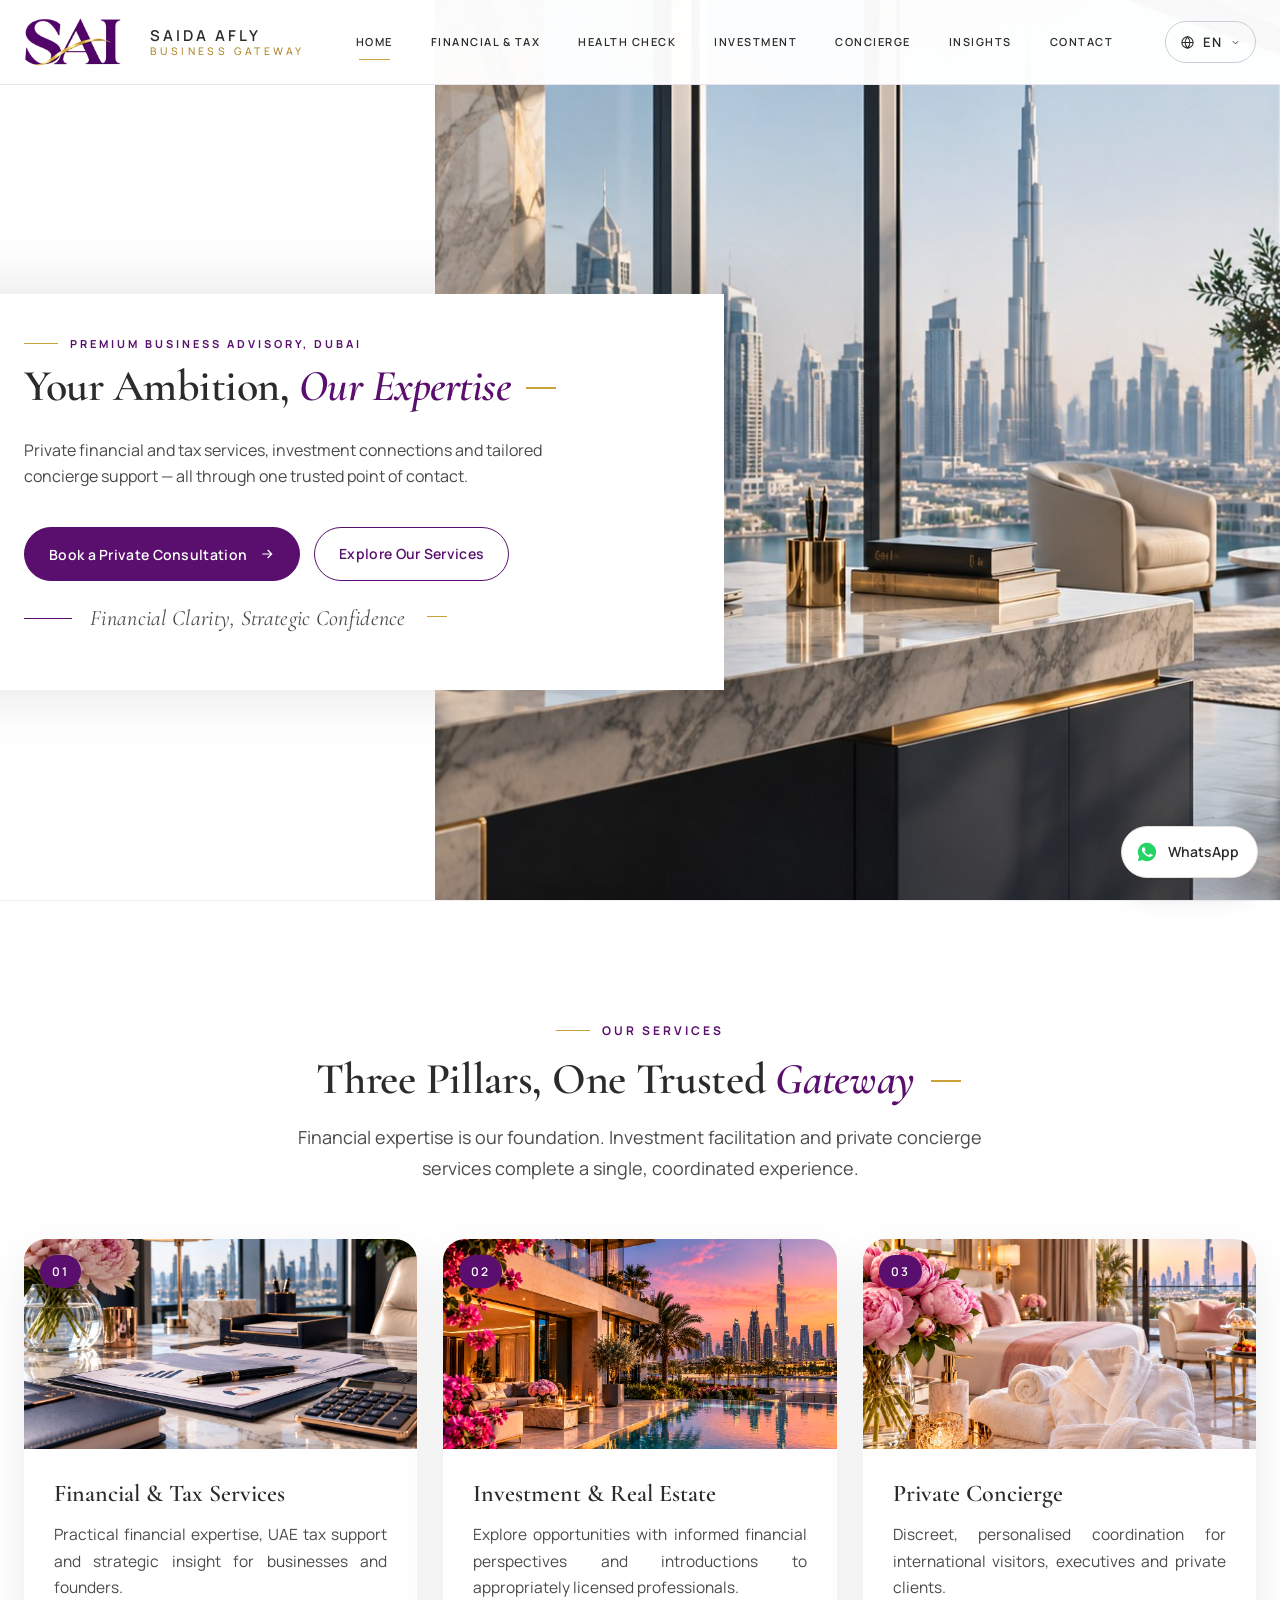
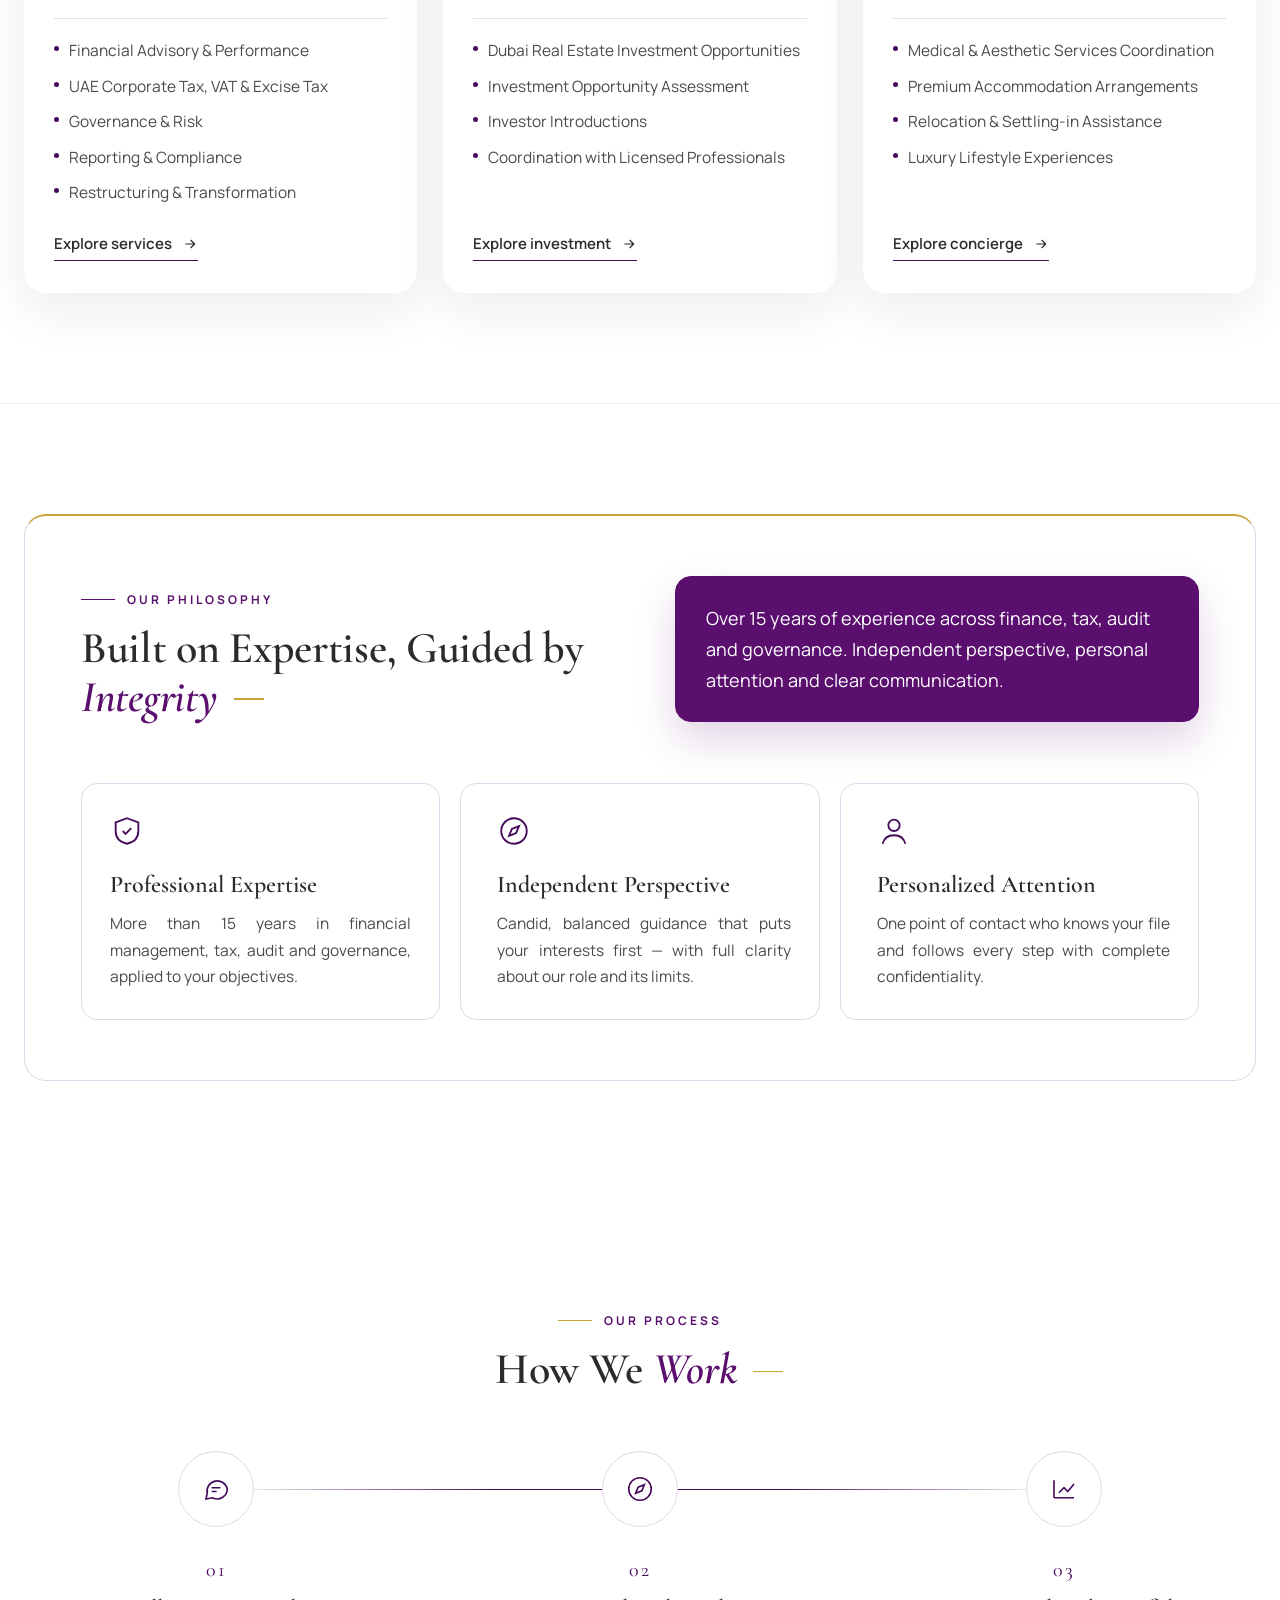
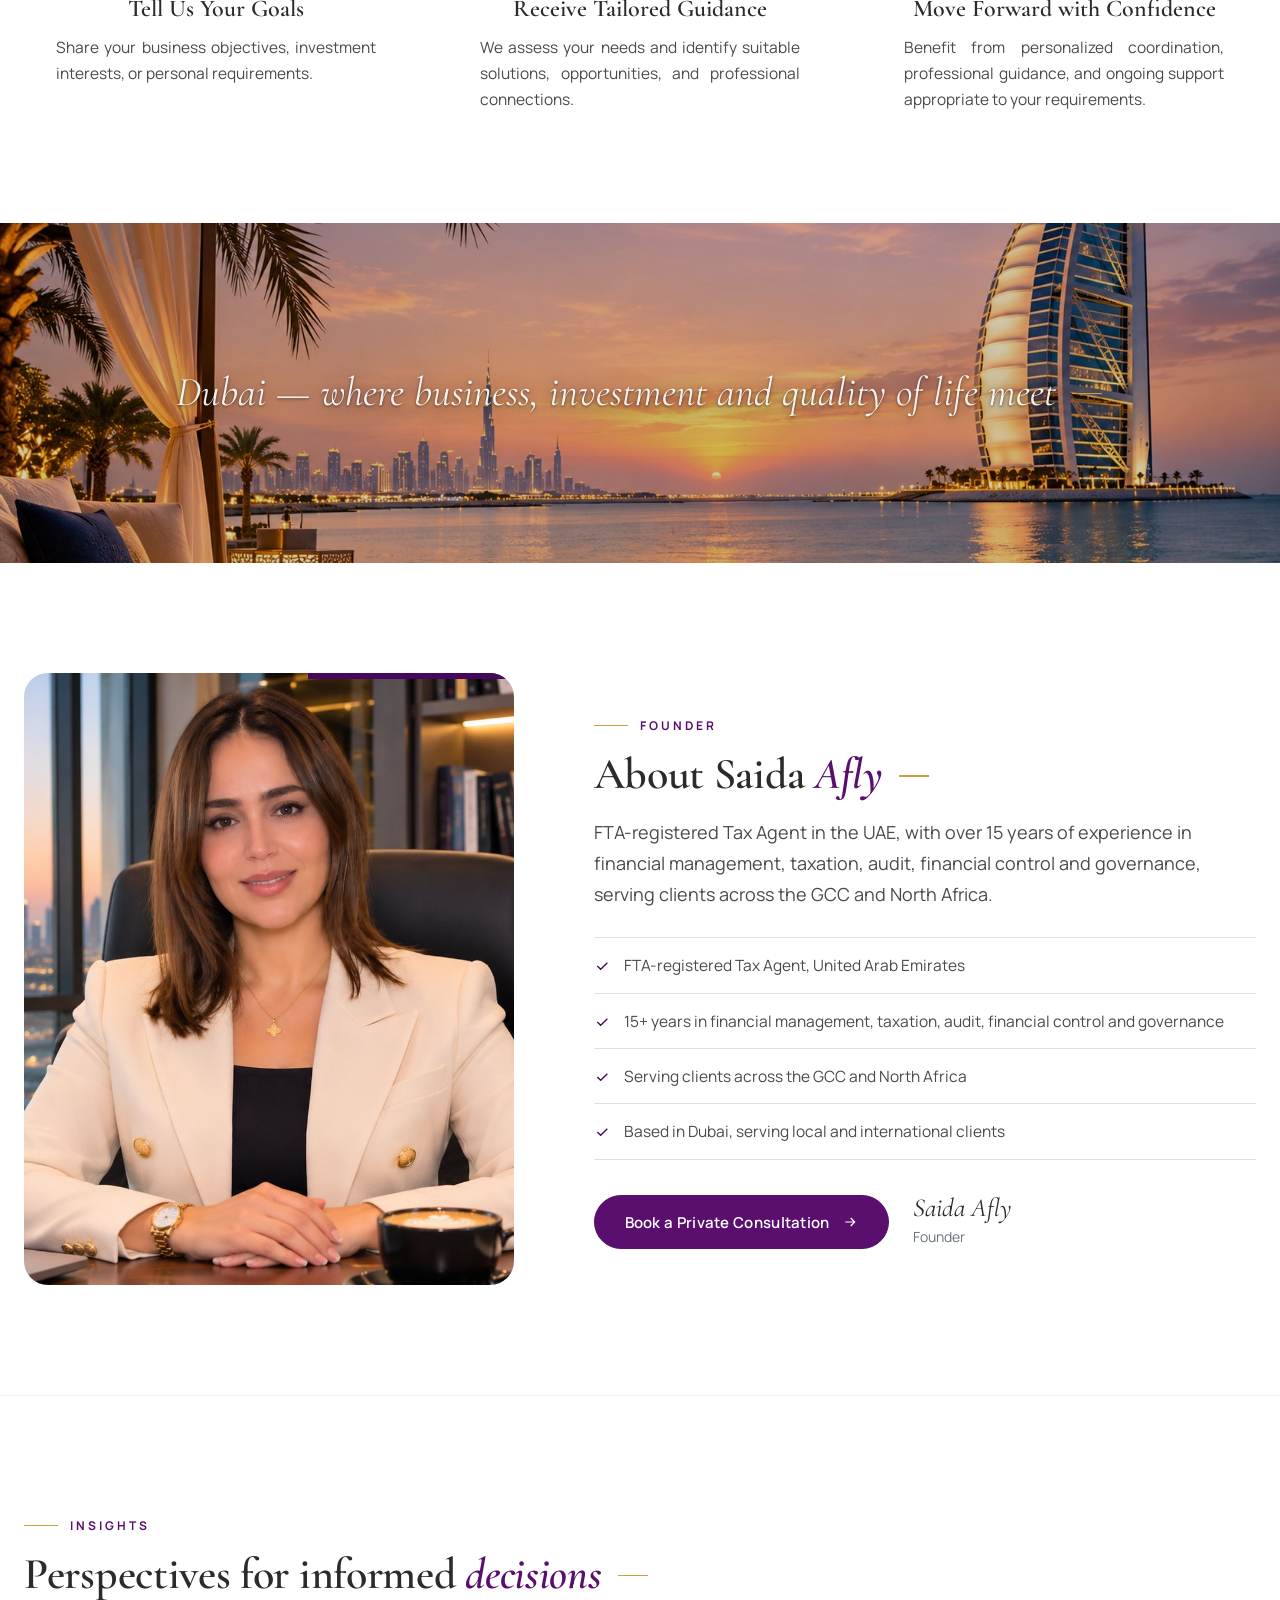
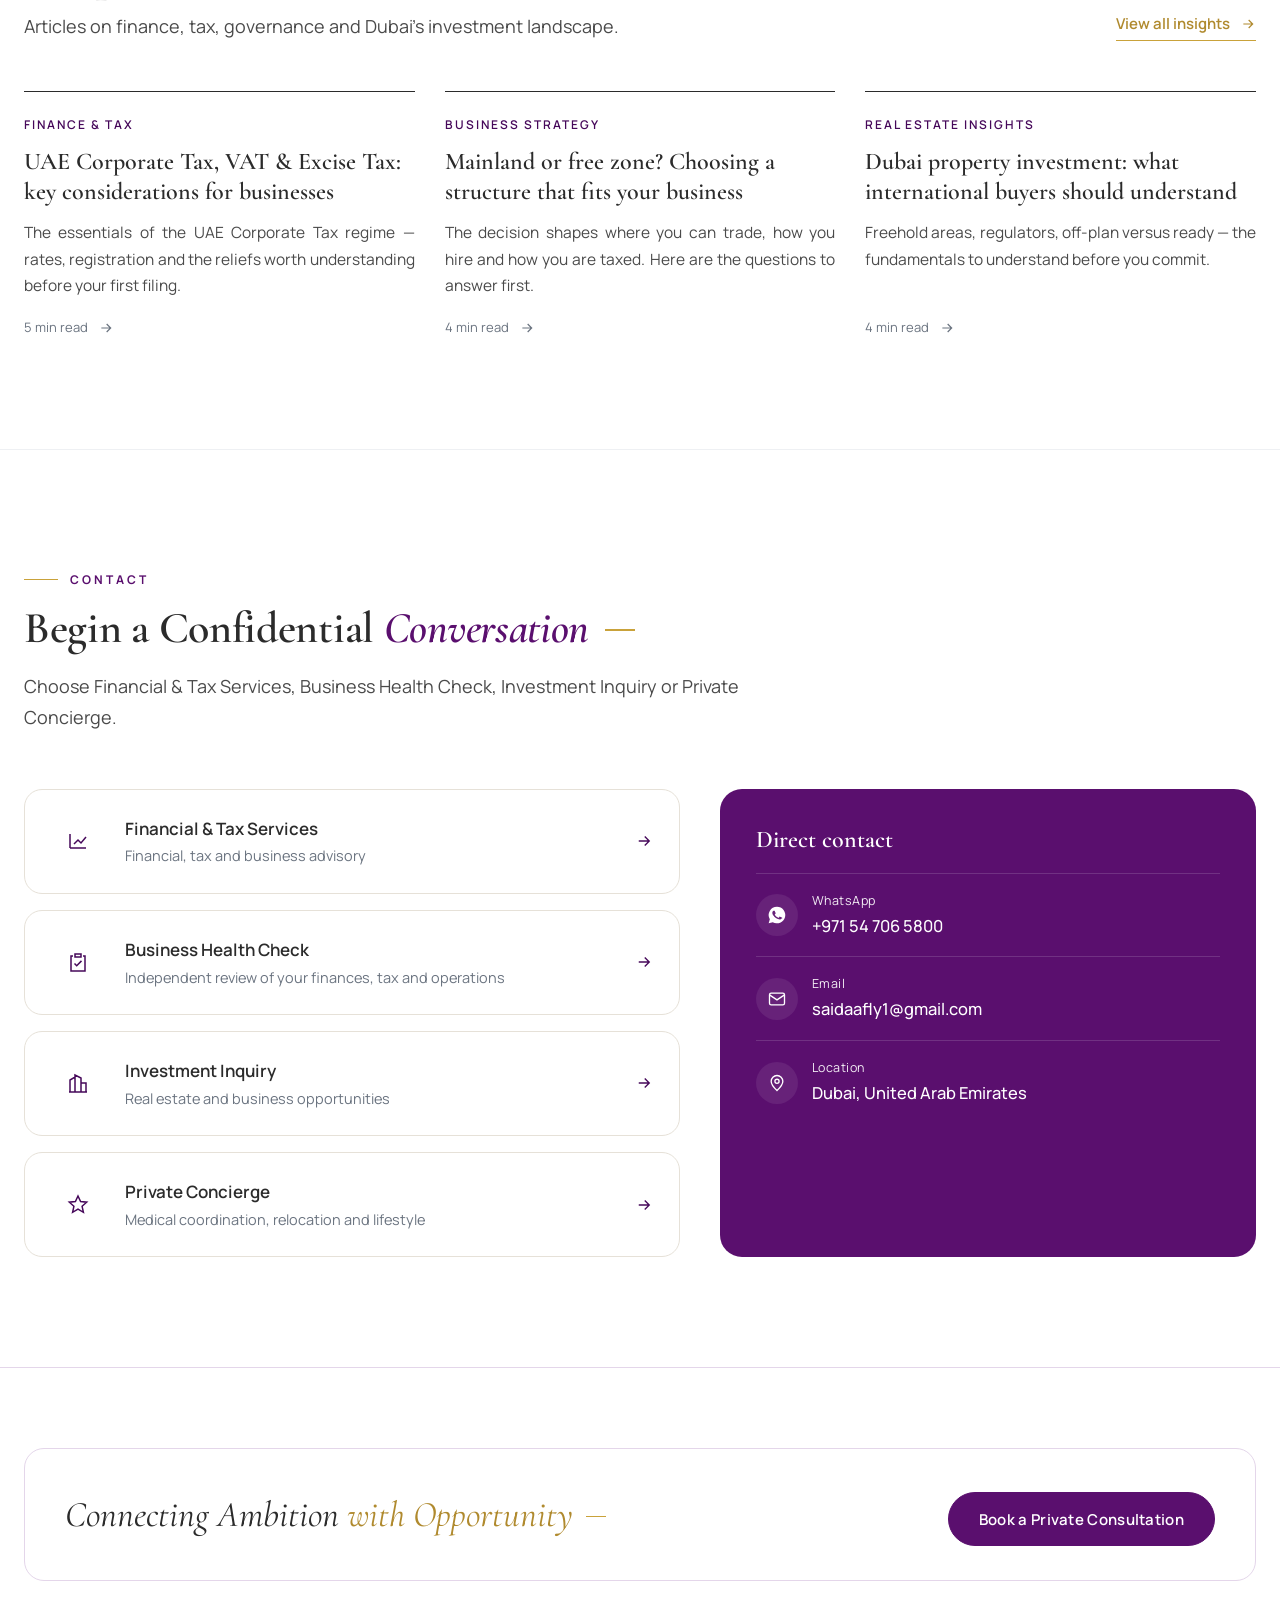
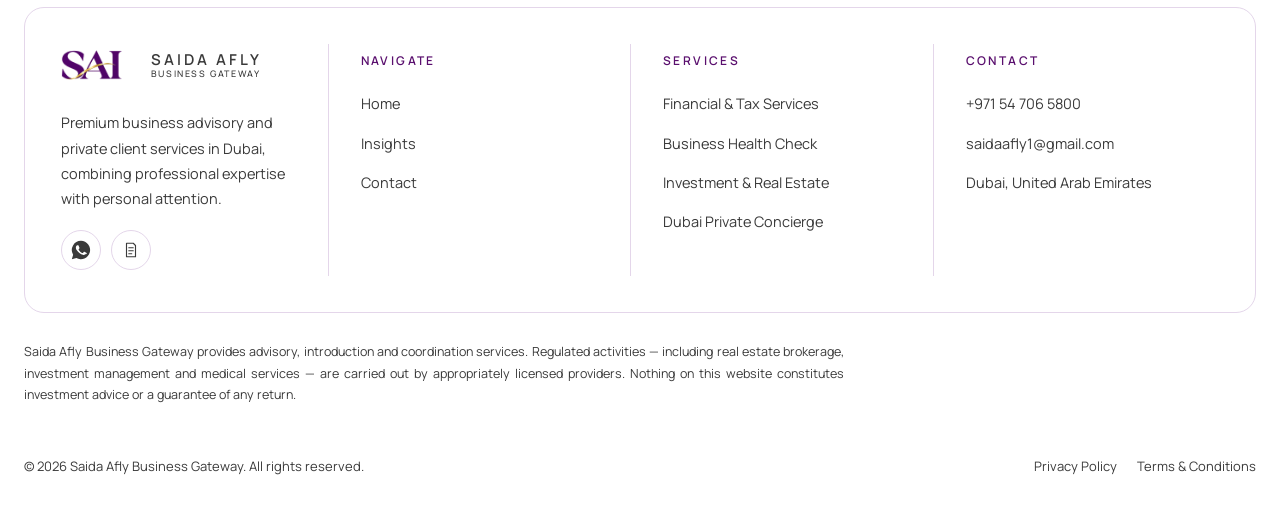
<file: index.html>
<!DOCTYPE html>
<html lang="en" dir="ltr">
<head>
<meta charset="utf-8">
<meta name="viewport" content="width=device-width, initial-scale=1">
<link rel="preconnect" href="https://fonts.googleapis.com">
<link rel="preconnect" href="https://fonts.gstatic.com" crossorigin>
<link href="https://fonts.googleapis.com/css2?family=Cormorant+Garamond:ital,wght@0,400;0,500;0,600;1,400;1,500;1,600&family=Manrope:wght@400;500;600;700&family=IBM+Plex+Sans+Arabic:wght@300;400;500;600&display=swap" rel="stylesheet">
<link rel="icon" type="image/png" href="img/favicon.png">
<link rel="apple-touch-icon" href="img/apple-touch-icon.png">
<link rel="stylesheet" href="assets/site.css">
<script src="assets/site.js" defer></script>
<title>Saida Afly | Business Gateway — Premium Business Advisory in Dubai</title>
<meta name="description" content="Financial and tax advisory, investment opportunities and private concierge services in Dubai. Your trusted gateway to business, investment and exceptional experiences.">
<meta property="og:title" content="Saida Afly | Business Gateway">
<meta property="og:description" content="Your Ambitions. Our Expertise. Dubai.">
</head>
<body data-page="home" data-title-ar="Saida Afly | Business Gateway — استشارات أعمال متميزة في دبي" data-title-sv="Saida Afly | Business Gateway — Exklusiv affärsrådgivning i Dubai" data-title-nl="Saida Afly | Business Gateway — Exclusief zakelijk advies in Dubai" data-title-fr="Saida Afly | Business Gateway — Conseil aux entreprises haut de gamme à Dubaï">

<!-- Static form definition so Netlify Forms detects the inquiry form at deploy time -->
<form name="inquiry" data-netlify="true" netlify-honeypot="bot-field" hidden>
  <input name="inquiry_type"><input name="name"><input name="email"><input name="phone"><input name="country"><input name="service"><textarea name="message"></textarea><input name="preferred_date"><input name="contact_method"><input name="consent"><input name="bot-field">
</form>

<main id="main">
<!-- HERO -->
<section class="hero" aria-labelledby="heroT">
  <img class="hero-img" data-img="hero" src="img/hero.jpg" alt="">
  <div class="wrap">
    <div class="hero-txt">
      <span class="eyebrow rv" style="color:var(--blush)" data-i="h_eye">Premium Business Advisory · Dubai</span>
      <h1 class="display rv d1" id="heroT"><span data-i="h_t1">Your Ambition.</span> <em data-i="h_t2">Our Expertise.</em></h1>
      <p class="lead rv d2" style="color:rgba(255,255,255,.85)" data-i="h_lead">Private financial and tax services, investment connections and tailored concierge support — all through one trusted point of contact.</p>
      <div class="cta rv d3">
        <button type="button" class="btn btn-blush" data-open="consultation"><span data-i="h_cta1">Book a Private Consultation</span><svg class="arr" width="16" height="16" viewBox="0 0 24 24" fill="none" stroke="currentColor" stroke-width="1.8" aria-hidden="true"><path d="M5 12h14M13 6l6 6-6 6"/></svg></button>
        <a href="#services" class="btn btn-ghost" data-i="h_cta2">Explore Our Services</a>
      </div>
      <p class="signature rv d3" data-i="h_sig">Financial Clarity. Strategic Confidence.</p>
    </div>
  </div>
</section>

<!-- PILLARS -->
<section class="sec ivory" id="services" aria-labelledby="pT">
  <div class="wrap">
    <div class="head center">
      <span class="eyebrow rv" data-i="p_eye">Our Services</span>
      <h2 class="h2 rv d1" id="pT" data-i="p_t">Three Pillars. One Trusted Gateway.</h2>
      <p class="lead rv d2" data-i="p_s">Financial expertise is our foundation. Investment facilitation and private concierge services complete a single, coordinated experience.</p>
    </div>
    <div class="pillars">
      <article class="pillar rv">
        <div class="ph"><img data-img="pillar1" src="img/c-finance.jpg" alt="" loading="lazy"><span class="num">01</span></div>
        <div class="bd"><h3 class="h3" data-i="p1_t">Financial &amp; Tax Services</h3>
          <p data-i="p1_d">Practical financial expertise, UAE tax support and strategic insight for businesses and founders.</p>
          <ul><li data-i="p1_l1">Financial Advisory &amp; Performance</li><li data-i="p1_l2">UAE Corporate Tax, VAT &amp; Excise Tax</li><li data-i="p1_l3">Governance &amp; Risk</li><li data-i="p1_l4">Reporting &amp; Compliance</li><li data-i="p1_l5">Restructuring &amp; Transformation</li></ul>
          <a class="link" href="advisory.html"><span data-i="p1_more">Explore services</span><svg class="arr" width="16" height="16" viewBox="0 0 24 24" fill="none" stroke="currentColor" stroke-width="1.8" aria-hidden="true"><path d="M5 12h14M13 6l6 6-6 6"/></svg></a></div>
      </article>
      <article class="pillar rv d1">
        <div class="ph"><img data-img="pillar2" src="img/c-invest.jpg" alt="" loading="lazy"><span class="num">02</span></div>
        <div class="bd"><h3 class="h3" data-i="p2_t">Investment & Real Estate</h3>
          <p data-i="p2_d">Explore opportunities with informed financial perspectives and introductions to appropriately licensed professionals.</p>
          <ul><li data-i="p2_l1">Dubai Real Estate Investment Opportunities</li><li data-i="p2_l2">Investment Opportunity Assessment</li><li data-i="p2_l3">Investor Introductions</li><li data-i="p2_l4">Coordination with Licensed Professionals</li></ul>
          <a class="link" href="investment.html"><span data-i="p2_more">Explore investment</span><svg class="arr" width="16" height="16" viewBox="0 0 24 24" fill="none" stroke="currentColor" stroke-width="1.8" aria-hidden="true"><path d="M5 12h14M13 6l6 6-6 6"/></svg></a></div>
      </article>
      <article class="pillar rv d2">
        <div class="ph"><img data-img="pillar3" src="img/c-wellness.jpg" alt="" loading="lazy"><span class="num">03</span></div>
        <div class="bd"><h3 class="h3" data-i="p3_t">Private Concierge</h3>
          <p data-i="p3_d">Discreet, personalised coordination for international visitors, executives and private clients.</p>
          <ul><li data-i="p3_l1">Medical & Aesthetic Services Coordination</li><li data-i="p3_l2">Premium Accommodation Arrangements</li><li data-i="p3_l3">Relocation & Settling-in Assistance</li><li data-i="p3_l4">Luxury Lifestyle Experiences</li></ul>
          <a class="link" href="concierge.html"><span data-i="p3_more">Explore concierge</span><svg class="arr" width="16" height="16" viewBox="0 0 24 24" fill="none" stroke="currentColor" stroke-width="1.8" aria-hidden="true"><path d="M5 12h14M13 6l6 6-6 6"/></svg></a></div>
      </article>
    </div>
  </div>
</section>

<!-- TRUST -->
<section class="sec dark" aria-labelledby="tT">
  <div class="wrap">
    <div class="trust-grid">
      <div><span class="eyebrow rv" data-i="t_eye">Our philosophy</span><h2 class="h2 rv d1" id="tT" style="margin-top:14px" data-i="t_t">Built on Expertise. Guided by Integrity.</h2></div>
      <p class="lead rv d2" style="margin:0" data-i="t_s">Over 15 years of experience across finance, tax, audit and governance. Independent perspective, personal attention and clear communication.</p>
    </div>
    <div class="values">
      <div class="value rv"><svg width="34" height="34" viewBox="0 0 24 24" fill="none" stroke="currentColor" stroke-width="1.3" aria-hidden="true"><path d="M12 3l8 3v6c0 5-3.5 8-8 9-4.5-1-8-4-8-9V6z"/><path d="M9 12l2 2 4-4"/></svg><h3 data-i="v1_t">Professional Expertise</h3><p data-i="v1_d">More than 15 years in financial management, tax, audit and governance, applied to your objectives.</p></div>
      <div class="value rv d1"><svg width="34" height="34" viewBox="0 0 24 24" fill="none" stroke="currentColor" stroke-width="1.3" aria-hidden="true"><circle cx="12" cy="12" r="9"/><path d="M15.5 8.5l-2 5-5 2 2-5z"/></svg><h3 data-i="v2_t">Independent Perspective</h3><p data-i="v2_d">Candid, balanced guidance that puts your interests first — with full clarity about our role and its limits.</p></div>
      <div class="value rv d2"><svg width="34" height="34" viewBox="0 0 24 24" fill="none" stroke="currentColor" stroke-width="1.3" aria-hidden="true"><circle cx="12" cy="8" r="4"/><path d="M4 21c1-4 4.2-6 8-6s7 2 8 6"/></svg><h3 data-i="v3_t">Personalized Attention</h3><p data-i="v3_d">One point of contact who knows your file and follows every step with complete confidentiality.</p></div>
    </div>
  </div>
</section>

<!-- HOW WE WORK -->
<section class="sec" aria-labelledby="wT">
  <div class="wrap">
    <div class="head center"><span class="eyebrow rv" data-i="w_eye">Our process</span><h2 class="h2 rv d1" id="wT" data-i="w_t">How We Work</h2></div>
    <div class="steps">
      <div class="step rv"><span class="ic"><svg width="30" height="30" viewBox="0 0 24 24" fill="none" stroke="currentColor" stroke-width="1.3" aria-hidden="true"><path d="M21 12a8 8 0 0 1-11.8 7L4 20l1-4.6A8 8 0 1 1 21 12z"/><path d="M8.5 11h7M8.5 14h4"/></svg></span><span class="n">01</span><h3 data-i="w1_t">Tell Us Your Goals</h3><p data-i="w1_d">Share your business objectives, investment interests, or personal requirements.</p></div>
      <div class="step rv d1"><span class="ic"><svg width="30" height="30" viewBox="0 0 24 24" fill="none" stroke="currentColor" stroke-width="1.3" aria-hidden="true"><circle cx="12" cy="12" r="9"/><path d="M15.5 8.5l-2 5-5 2 2-5z"/></svg></span><span class="n">02</span><h3 data-i="w2_t">Receive Tailored Guidance</h3><p data-i="w2_d">We assess your needs and identify suitable solutions, opportunities, and professional connections.</p></div>
      <div class="step rv d2"><span class="ic"><svg width="30" height="30" viewBox="0 0 24 24" fill="none" stroke="currentColor" stroke-width="1.3" aria-hidden="true"><path d="M4 19V5M4 19h16M8 15l4-4 3 3 5-6"/></svg></span><span class="n">03</span><h3 data-i="w3_t">Move Forward with Confidence</h3><p data-i="w3_d">Benefit from personalized coordination, professional guidance, and ongoing support appropriate to your requirements.</p></div>
    </div>
  </div>
</section>

<!-- BANNER -->
<section class="banner" aria-hidden="false">
  <img class="bl" data-img="banner_left" src="img/banner-l.jpg" alt="">
  <img class="br" data-img="banner_right" src="img/banner-r.jpg" alt="">
  <p class="rv" data-i="bn">Dubai — where business, investment and quality of life meet.</p>
</section>

<!-- ABOUT -->
<section class="sec" id="about" aria-labelledby="aT">
  <div class="wrap about">
    <div class="portrait rv"><span class="ini">SA</span><span class="note" data-i="a_photo">Portrait photo placeholder</span></div>
    <div>
      <span class="eyebrow rv" data-i="a_eye">Founder</span>
      <h2 class="h2 rv d1" id="aT" style="margin:14px 0 18px" data-i="a_t">About Saida Afly</h2>
      <p class="lead rv d1" data-i="a_s">FTA-registered Tax Agent in the UAE, with over 15 years of experience in financial management, taxation, audit, financial control and governance, serving clients across the GCC and North Africa.</p>
      <ul class="creds rv d2">
        <li><svg width="16" height="16" viewBox="0 0 24 24" fill="none" stroke="currentColor" stroke-width="2" aria-hidden="true"><path d="M5 12l5 5L20 7"/></svg><span data-i="a_c1">FTA-registered Tax Agent, United Arab Emirates</span></li>
        <li><svg width="16" height="16" viewBox="0 0 24 24" fill="none" stroke="currentColor" stroke-width="2" aria-hidden="true"><path d="M5 12l5 5L20 7"/></svg><span data-i="a_c2">15+ years in financial management, taxation, audit, financial control and governance</span></li>
        <li><svg width="16" height="16" viewBox="0 0 24 24" fill="none" stroke="currentColor" stroke-width="2" aria-hidden="true"><path d="M5 12l5 5L20 7"/></svg><span data-i="a_c3">Serving clients across the GCC and North Africa</span></li>
        <li><svg width="16" height="16" viewBox="0 0 24 24" fill="none" stroke="currentColor" stroke-width="2" aria-hidden="true"><path d="M5 12l5 5L20 7"/></svg><span data-i="a_c4">Based in Dubai, serving local and international clients</span></li>
      </ul>
      <div class="rv d3" style="display:flex;align-items:center;gap:24px;flex-wrap:wrap">
        <button type="button" class="btn btn-primary" data-open="consultation"><span data-i="h_cta1">Book a Private Consultation</span><svg class="arr" width="16" height="16" viewBox="0 0 24 24" fill="none" stroke="currentColor" stroke-width="1.8" aria-hidden="true"><path d="M5 12h14M13 6l6 6-6 6"/></svg></button>
        <span><span style="display:block;font-family:'Cormorant Garamond',serif;font-style:italic;font-size:26px;line-height:1.1">Saida Afly</span><span class="small" data-i="a_role">Founder</span></span>
      </div>
    </div>
  </div>
</section>

<!-- INSIGHTS PREVIEW -->
<section class="sec ivory" aria-labelledby="iT">
  <div class="wrap">
    <div style="display:flex;justify-content:space-between;align-items:flex-end;gap:30px;flex-wrap:wrap;margin-bottom:50px">
      <div style="max-width:640px"><span class="eyebrow rv" data-i="i_eye">Insights</span><h2 class="h2 rv d1" id="iT" style="margin:14px 0 12px" data-i="i_t">Perspectives for informed decisions</h2><p class="lead rv d2" style="margin:0" data-i="i_s">Articles on finance, tax, governance and Dubai's investment landscape.</p></div>
      <a class="link rv" href="insights.html"><span data-i="i_all">View all insights</span><svg class="arr" width="16" height="16" viewBox="0 0 24 24" fill="none" stroke="currentColor" stroke-width="1.8" aria-hidden="true"><path d="M5 12h14M13 6l6 6-6 6"/></svg></a>
    </div>
    <div class="ins-grid" id="insPreview"></div>
  </div>
</section>

<!-- CONTACT -->
<section class="sec" id="contact" aria-labelledby="cT">
  <div class="wrap">
    <div class="head"><span class="eyebrow rv" data-i="c_eye">Contact</span><h2 class="h2 rv d1" id="cT" data-i="c_t">Begin a Confidential Conversation</h2><p class="lead rv d2" data-i="c_s">Choose Financial &amp; Tax Services, Business Health Check, Investment Inquiry or Private Concierge.</p></div>
    <div class="contact">
      <div class="paths rv">
        <button type="button" class="path" data-open="consultation"><span class="ic"><svg width="24" height="24" viewBox="0 0 24 24" fill="none" stroke="currentColor" stroke-width="1.5" aria-hidden="true"><path d="M4 19V5M4 19h16M8 15l4-4 3 3 5-6"/></svg></span><span><b data-i="path1">Financial &amp; Tax Services</b><span class="d" data-i="path1d">Financial, tax and business advisory</span></span><svg class="arr" width="18" height="18" viewBox="0 0 24 24" fill="none" stroke="currentColor" stroke-width="1.8" aria-hidden="true"><path d="M5 12h14M13 6l6 6-6 6"/></svg></button>
        <button type="button" class="path" data-open="health"><span class="ic"><svg width="24" height="24" viewBox="0 0 24 24" fill="none" stroke="currentColor" stroke-width="1.5" aria-hidden="true"><path d="M9 4h6v3H9zM7 6H5v15h14V6h-2"/><path d="M8.5 13.5l2.2 2.2 4.8-4.8"/></svg></span><span><b data-i="nav_health">Business Health Check</b><span class="d" data-i="path_hd">Independent review of your finances, tax and operations</span></span><svg class="arr" width="18" height="18" viewBox="0 0 24 24" fill="none" stroke="currentColor" stroke-width="1.8" aria-hidden="true"><path d="M5 12h14M13 6l6 6-6 6"/></svg></button>
        <button type="button" class="path" data-open="investment"><span class="ic"><svg width="24" height="24" viewBox="0 0 24 24" fill="none" stroke="currentColor" stroke-width="1.5" aria-hidden="true"><path d="M4 21V9l5-3v15M9 21V4l6 3v14M15 21v-9h5v9M3 21h18"/></svg></span><span><b data-i="path2">Investment Inquiry</b><span class="d" data-i="path2d">Real estate and business opportunities</span></span><svg class="arr" width="18" height="18" viewBox="0 0 24 24" fill="none" stroke="currentColor" stroke-width="1.8" aria-hidden="true"><path d="M5 12h14M13 6l6 6-6 6"/></svg></button>
        <button type="button" class="path" data-open="concierge"><span class="ic"><svg width="24" height="24" viewBox="0 0 24 24" fill="none" stroke="currentColor" stroke-width="1.5" aria-hidden="true"><path d="M12 3l2.6 5.6 6.1.6-4.6 4.1 1.3 6-5.4-3.1-5.4 3.1 1.3-6L3.3 9.2l6.1-.6z"/></svg></span><span><b data-i="path3">Private Concierge</b><span class="d" data-i="path3d">Medical coordination, relocation and lifestyle</span></span><svg class="arr" width="18" height="18" viewBox="0 0 24 24" fill="none" stroke="currentColor" stroke-width="1.8" aria-hidden="true"><path d="M5 12h14M13 6l6 6-6 6"/></svg></button>
      </div>
      <div class="c-card rv d1">
        <h3 class="h3" style="font-weight:500;margin-bottom:18px" data-i="cc_t">Direct contact</h3>
        <a class="c-row" href="https://wa.me/971547065800" target="_blank" rel="noopener"><span class="ic"><svg width="20" height="20" viewBox="0 0 24 24" fill="currentColor" aria-hidden="true"><path d="M12 2a10 10 0 0 0-8.6 15.1L2 22l5-1.3A10 10 0 1 0 12 2Zm5.3 14.1c-.2.6-1.3 1.2-1.8 1.2-.5.1-1 .2-3.3-.7-2.8-1.1-4.6-4-4.7-4.2-.1-.2-1.1-1.5-1.1-2.9s.7-2 1-2.3c.3-.3.6-.3.8-.3h.6c.2 0 .4 0 .6.5l.9 2.1c.1.2.1.4 0 .6l-.4.6-.4.4c-.1.2-.3.3-.1.6.2.3.8 1.3 1.7 2.1 1.2 1 2.1 1.3 2.4 1.5.3.1.5.1.6-.1l.9-1.1c.2-.3.4-.2.7-.1l2 1c.3.1.5.2.5.3.1.2.1.7-.1 1.3Z"/></svg></span><span><small data-i="cc_wa">WhatsApp</small><b>+971 54 706 5800</b></span></a>
        <a class="c-row" href="mailto:saidaafly1@gmail.com"><span class="ic"><svg width="20" height="20" viewBox="0 0 24 24" fill="none" stroke="currentColor" stroke-width="1.6" aria-hidden="true"><rect x="3" y="5" width="18" height="14" rx="2"/><path d="M3 7l9 6 9-6"/></svg></span><span><small data-i="cc_em">Email</small><b>saidaafly1@gmail.com</b></span></a>
        <div class="c-row"><span class="ic"><svg width="20" height="20" viewBox="0 0 24 24" fill="none" stroke="currentColor" stroke-width="1.6" aria-hidden="true"><path d="M12 21s-7-6.2-7-11a7 7 0 0 1 14 0c0 4.8-7 11-7 11z"/><circle cx="12" cy="10" r="2.5"/></svg></span><span><small data-i="cc_loc">Location</small><b data-i="city" style="direction:inherit">Dubai, United Arab Emirates</b></span></div>
      </div>
    </div>
  </div>
</section>
</main>
</body>
</html>
</file>
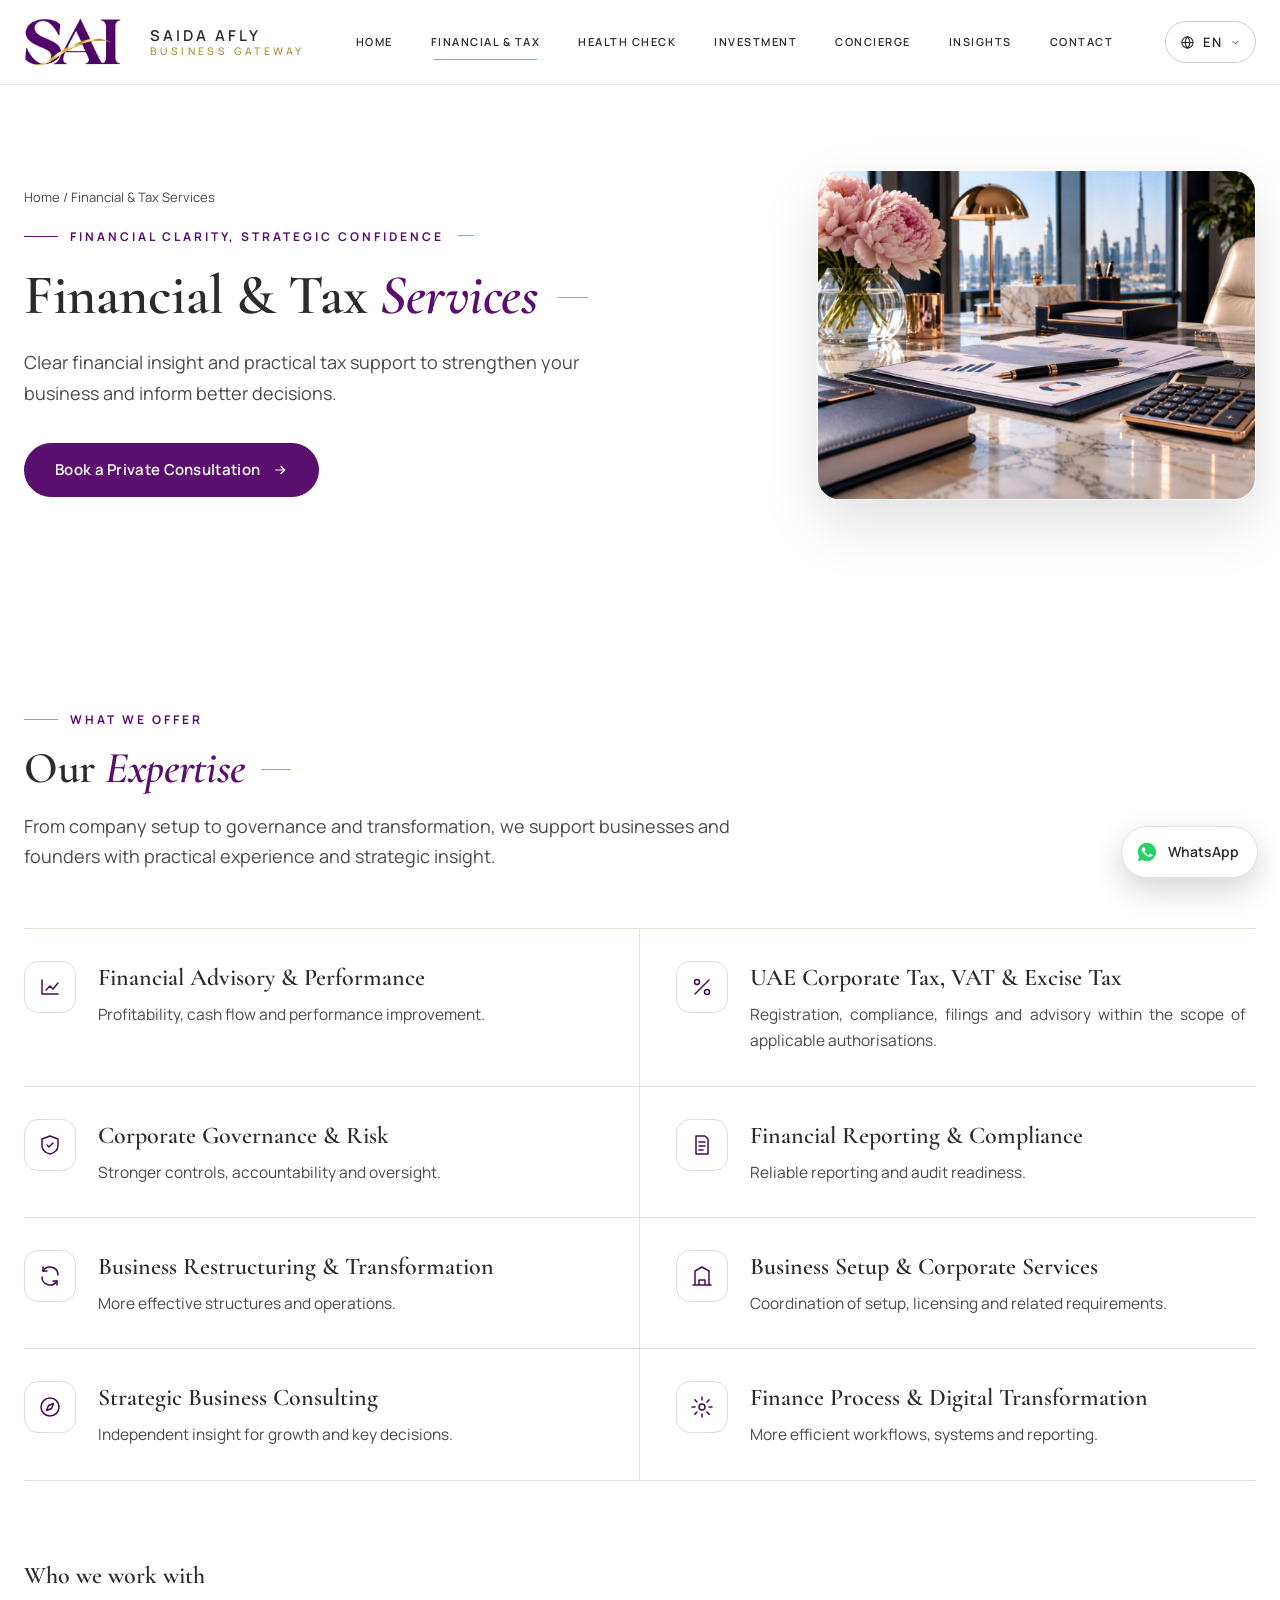
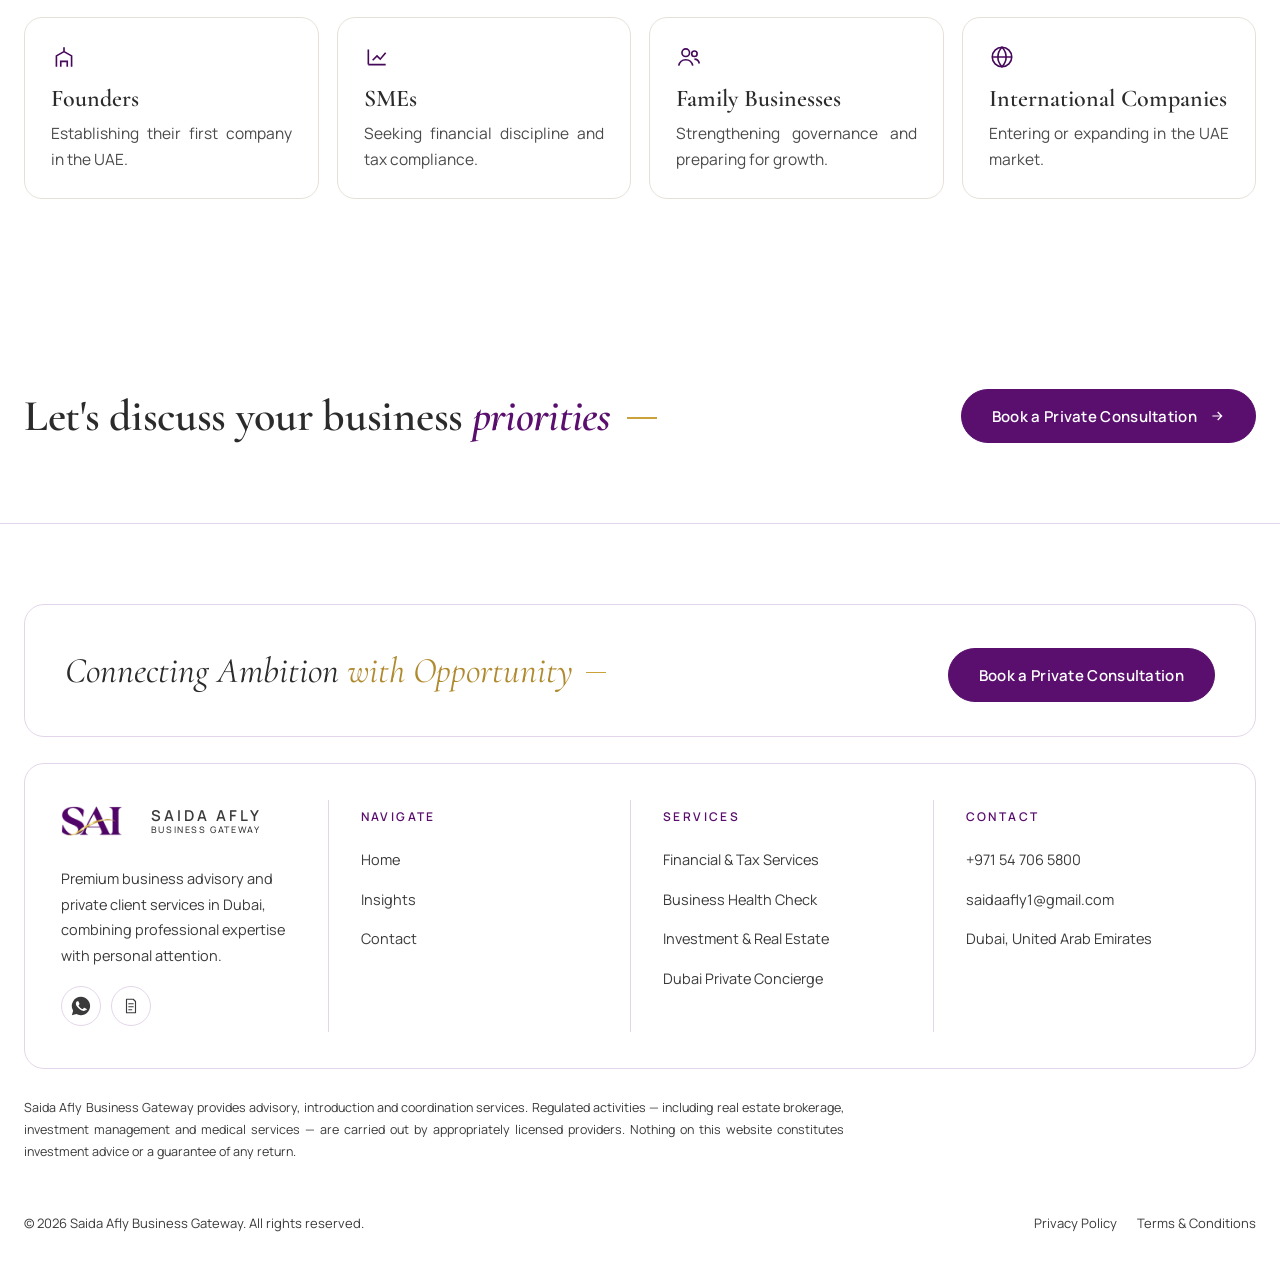
<file: advisory.html>
<!DOCTYPE html>
<html lang="en" dir="ltr">
<head>
<meta charset="utf-8">
<meta name="viewport" content="width=device-width, initial-scale=1">
<link rel="preconnect" href="https://fonts.googleapis.com">
<link rel="preconnect" href="https://fonts.gstatic.com" crossorigin>
<link href="https://fonts.googleapis.com/css2?family=Cormorant+Garamond:ital,wght@0,400;0,500;0,600;1,400;1,500;1,600&family=Manrope:wght@400;500;600;700&family=IBM+Plex+Sans+Arabic:wght@300;400;500;600&display=swap" rel="stylesheet">
<link rel="icon" type="image/png" href="img/favicon.png">
<link rel="apple-touch-icon" href="img/apple-touch-icon.png">
<link rel="stylesheet" href="assets/site.css">
<script src="assets/site.js" defer></script>
<title>Financial & Tax Services | Saida Afly Business Gateway</title>
<meta name="description" content="UAE Corporate Tax and VAT, governance, financial reporting, restructuring, business setup and strategic consulting in Dubai.">
</head>
<body data-page="advisory" data-title-ar="الخدمات المالية والضريبية | Saida Afly Business Gateway" data-title-sv="Finansiella tjänster och skattetjänster | Saida Afly Business Gateway" data-title-nl="Financiële en fiscale diensten | Saida Afly Business Gateway" data-title-fr="Services financiers et fiscaux | Saida Afly Business Gateway">
<main id="main">
<section class="phero">
  <div class="wrap">
    <div>
      <p class="crumbs"><a href="index.html" data-i="pg_home">Home</a> / <span data-i="dd_p1">Financial &amp; Tax Services</span></p>
      <span class="eyebrow rv" data-i="adv_eye">Financial Clarity. Strategic Confidence.</span>
      <h1 class="display rv d1" data-i="adv_t">Financial &amp; Tax Services</h1>
      <p class="lead rv d2" style="max-width:600px;margin:0 0 34px" data-i="adv_s">Clear financial insight and practical tax support to strengthen your business and inform better decisions.</p>
      <button type="button" class="btn btn-blush rv d3" data-open="consultation"><span data-i="adv_cta">Book a Private Consultation</span><svg class="arr" width="16" height="16" viewBox="0 0 24 24" fill="none" stroke="currentColor" stroke-width="1.8" aria-hidden="true"><path d="M5 12h14M13 6l6 6-6 6"/></svg></button>
    </div>
    <div class="phero-ph rv d2"><img data-img="pillar1" src="img/c-finance.jpg" alt=""></div>
  </div>
</section>
<section class="sec">
  <div class="wrap">
    <div class="head"><span class="eyebrow rv" data-i="adv_h_eye">What we offer</span><h2 class="h2 rv d1" data-i="adv_h_t">Our Expertise</h2><p class="lead rv d2" data-i="adv_h_s">From company setup to governance and transformation, we support businesses and founders with practical experience and strategic insight.</p></div>
    <div class="svc-grid" id="svcGrid" data-pillar="p1"></div>
    <div style="margin-top:80px"><h3 class="h3 rv" style="margin-bottom:26px" data-i="adv_who_t">Who we work with</h3>
<div class="who">
<div class="rv"><svg width="26" height="26" viewBox="0 0 24 24" fill="none" stroke="currentColor" stroke-width="1.5" aria-hidden="true"><path d="M12 3v4M5 21V11l7-4 7 4v10M9 21v-5h6v5"/></svg><h3 data-i="who1_t">Founders</h3><p data-i="who1_d">Establishing their first company in the UAE.</p></div>
<div class="rv d1"><svg width="26" height="26" viewBox="0 0 24 24" fill="none" stroke="currentColor" stroke-width="1.5" aria-hidden="true"><path d="M4 19V5M4 19h16M8 15l4-4 3 3 5-6"/></svg><h3 data-i="who2_t">SMEs</h3><p data-i="who2_d">Seeking financial discipline and tax compliance.</p></div>
<div class="rv d2"><svg width="26" height="26" viewBox="0 0 24 24" fill="none" stroke="currentColor" stroke-width="1.5" aria-hidden="true"><circle cx="9" cy="8" r="3.5"/><path d="M2.5 20c.8-3.5 3.4-5.5 6.5-5.5s5.7 2 6.5 5.5"/><circle cx="17" cy="9" r="2.5"/><path d="M17 14c2.4 0 4 1.6 4.5 4"/></svg><h3 data-i="who3_t">Family Businesses</h3><p data-i="who3_d">Strengthening governance and preparing for growth.</p></div>
<div class="rv d3"><svg width="26" height="26" viewBox="0 0 24 24" fill="none" stroke="currentColor" stroke-width="1.5" aria-hidden="true"><circle cx="12" cy="12" r="9"/><path d="M3 12h18M12 3c2.5 2.6 3.8 5.6 3.8 9s-1.3 6.4-3.8 9c-2.5-2.6-3.8-5.6-3.8-9S9.5 5.6 12 3z"/></svg><h3 data-i="who4_t">International Companies</h3><p data-i="who4_d">Entering or expanding in the UAE market.</p></div>
</div></div>
  </div>
</section>
<section class="cta-band">
  <div class="wrap"><h2 class="h2 rv" data-i="adv_band">Let's discuss your business priorities.</h2>
  <button type="button" class="btn btn-blush rv d1" data-open="consultation"><span data-i="adv_cta">Book a Private Consultation</span><svg class="arr" width="16" height="16" viewBox="0 0 24 24" fill="none" stroke="currentColor" stroke-width="1.8" aria-hidden="true"><path d="M5 12h14M13 6l6 6-6 6"/></svg></button></div>
</section>
</main>
</body>
</html>
</file>
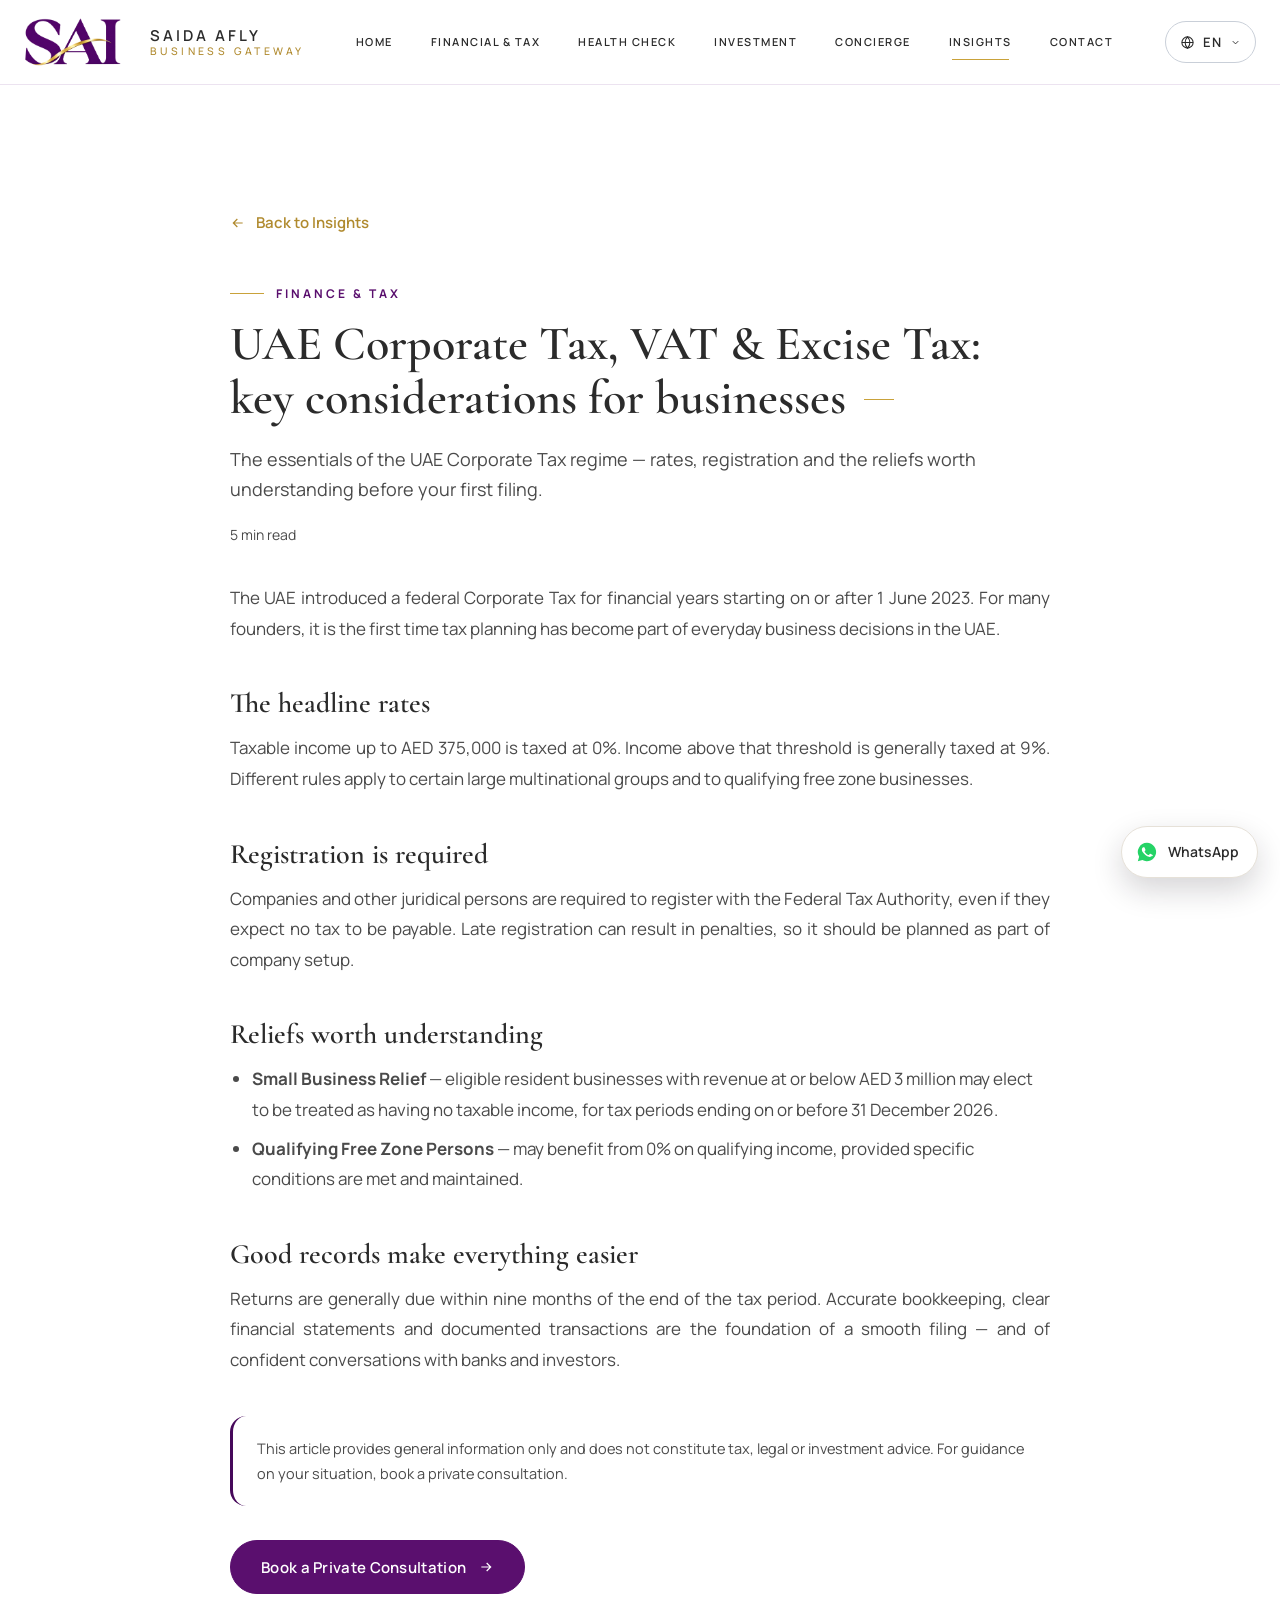
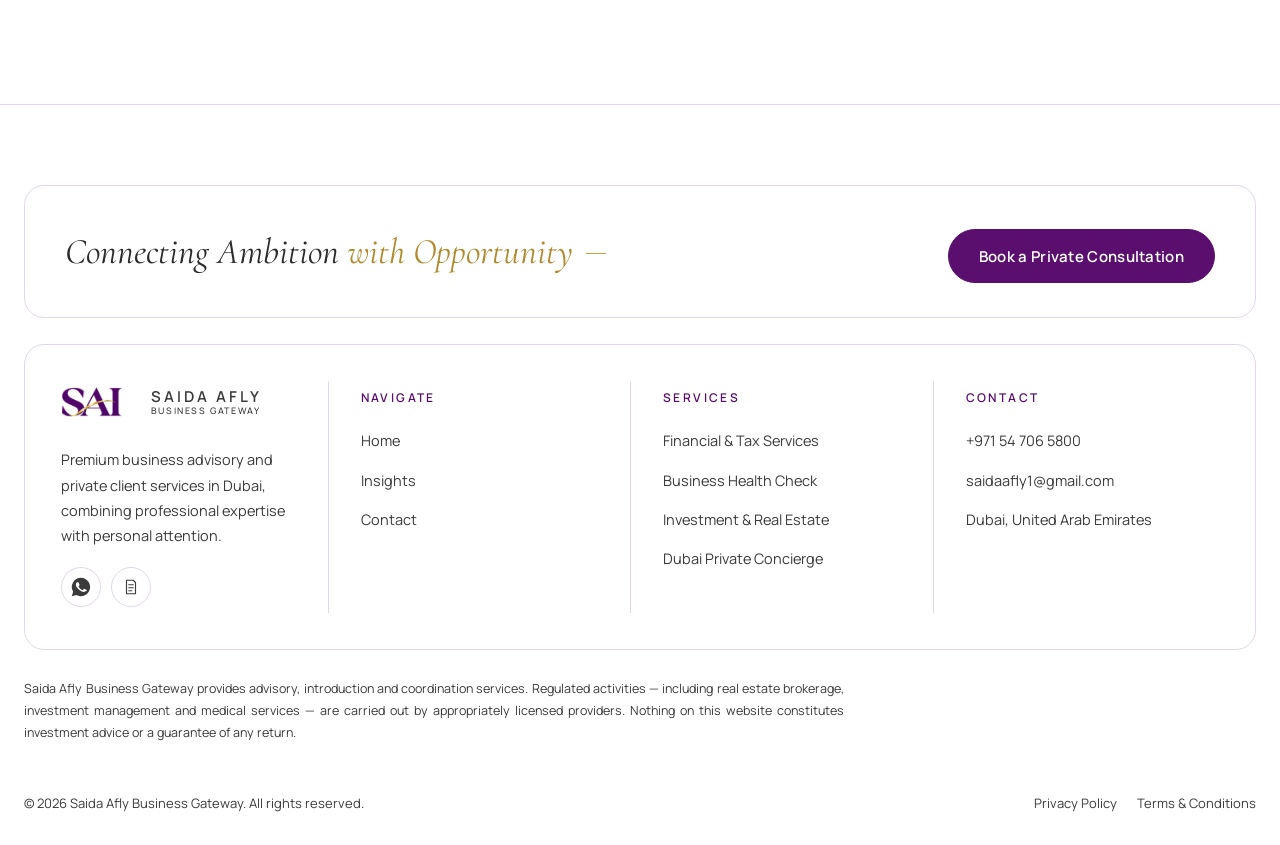
<file: article.html>
<!DOCTYPE html>
<html lang="en" dir="ltr">
<head>
<meta charset="utf-8">
<meta name="viewport" content="width=device-width, initial-scale=1">
<link rel="preconnect" href="https://fonts.googleapis.com">
<link rel="preconnect" href="https://fonts.gstatic.com" crossorigin>
<link href="https://fonts.googleapis.com/css2?family=Cormorant+Garamond:ital,wght@0,400;0,500;0,600;1,400;1,500;1,600&family=Manrope:wght@400;500;600;700&family=IBM+Plex+Sans+Arabic:wght@300;400;500;600&display=swap" rel="stylesheet">
<link rel="icon" type="image/png" href="img/favicon.png">
<link rel="apple-touch-icon" href="img/apple-touch-icon.png">
<link rel="stylesheet" href="assets/site.css">
<script src="assets/site.js" defer></script>
<title>Insights | Saida Afly Business Gateway</title>
<meta name="description" content="Insights from Saida Afly Business Gateway.">
</head>
<body data-page="insights" data-title-ar="رؤى | Saida Afly Business Gateway" data-title-sv="Insikter | Saida Afly Business Gateway" data-title-nl="Inzichten | Saida Afly Business Gateway" data-title-fr="Analyses | Saida Afly Business Gateway">
<main id="main">
<section class="phero simple" style="padding:120px 0 30px"></section>
<section class="sec article" style="padding-top:60px"><div class="narrow" id="article"></div></section>
</main>
</body>
</html>
</file>
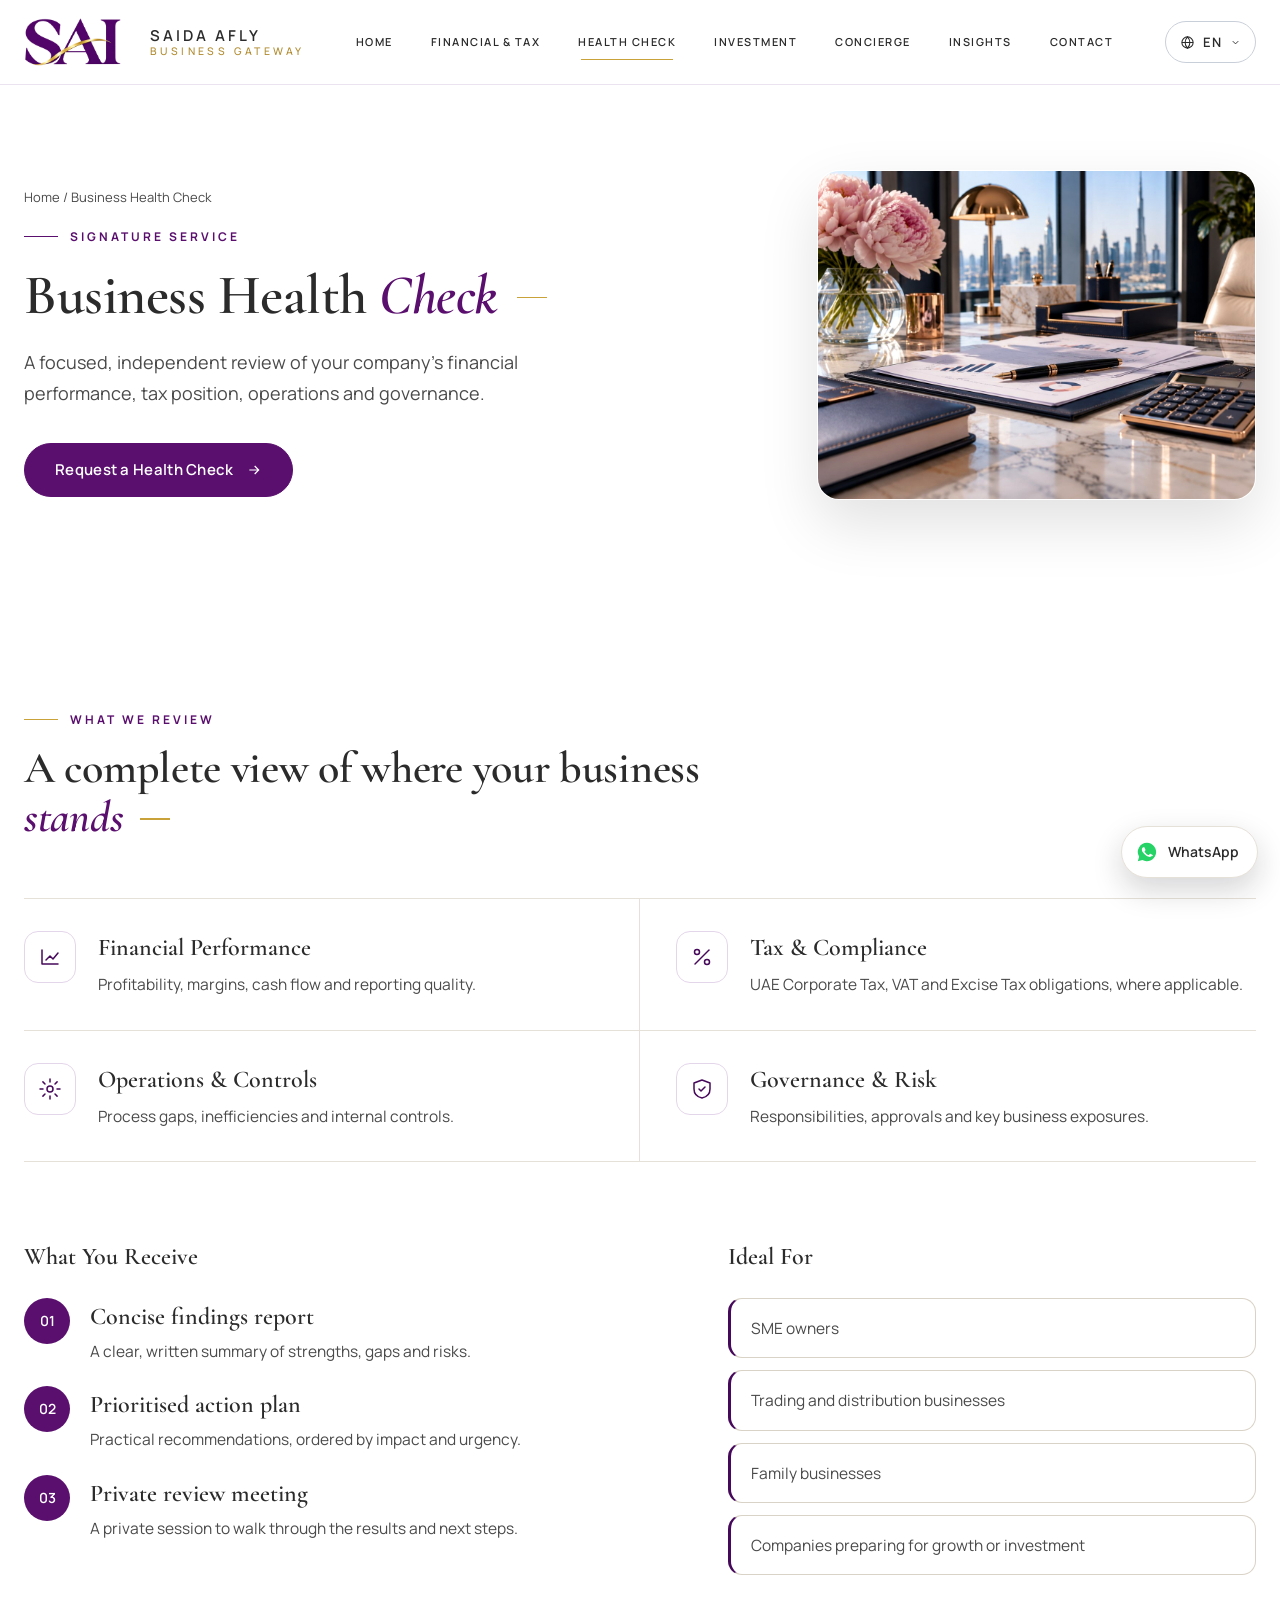
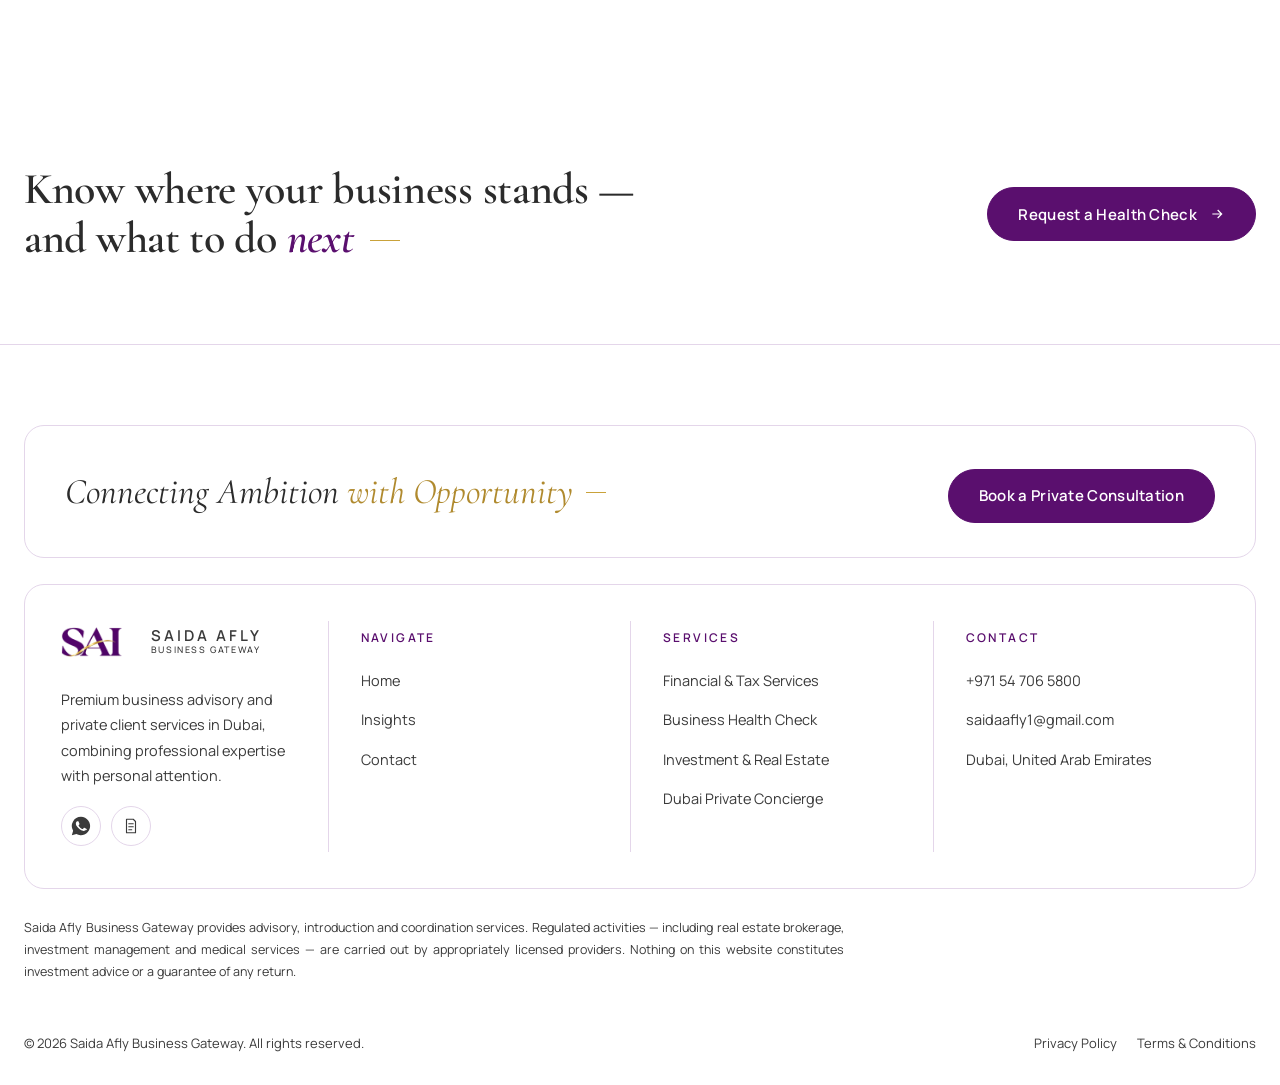
<file: business-health-check.html>
<!DOCTYPE html>
<html lang="en" dir="ltr">
<head>
<meta charset="utf-8">
<meta name="viewport" content="width=device-width, initial-scale=1">
<link rel="preconnect" href="https://fonts.googleapis.com">
<link rel="preconnect" href="https://fonts.gstatic.com" crossorigin>
<link href="https://fonts.googleapis.com/css2?family=Cormorant+Garamond:ital,wght@0,400;0,500;0,600;1,400;1,500;1,600&family=Manrope:wght@400;500;600;700&family=IBM+Plex+Sans+Arabic:wght@300;400;500;600&display=swap" rel="stylesheet">
<link rel="icon" type="image/png" href="img/favicon.png">
<link rel="apple-touch-icon" href="img/apple-touch-icon.png">
<link rel="stylesheet" href="assets/site.css">
<script src="assets/site.js" defer></script>
<title>Business Health Check | Saida Afly Business Gateway</title>
<meta name="description" content="An independent review of your company's finances, tax position, operations and governance in the UAE — with clear findings and a practical action plan.">
</head>
<body data-page="health" data-title-ar="الفحص الشامل للأعمال | Saida Afly Business Gateway" data-title-fr="Bilan de santé d'entreprise | Saida Afly Business Gateway" data-title-nl="Bedrijfsdoorlichting | Saida Afly Business Gateway" data-title-sv="Företagshälsokontroll | Saida Afly Business Gateway">
<main id="main">
<section class="phero">
  <div class="wrap">
    <div>
      <p class="crumbs"><a href="index.html" data-i="pg_home">Home</a> / <span data-i="nav_health">Business Health Check</span></p>
      <span class="eyebrow rv" data-i="hc_eye">Signature service</span>
      <h1 class="display rv d1" data-i="hc_t">Business Health Check</h1>
      <p class="lead rv d2" style="max-width:600px;margin:0 0 34px" data-i="hc_s">A focused, independent review of your company's financial performance, tax position, operations and governance.</p>
      <button type="button" class="btn btn-blush rv d3" data-open="consultation"><span data-i="hc_cta">Request a Health Check</span><svg class="arr" width="16" height="16" viewBox="0 0 24 24" fill="none" stroke="currentColor" stroke-width="1.8" aria-hidden="true"><path d="M5 12h14M13 6l6 6-6 6"/></svg></button>
    </div>
    <div class="phero-ph rv d2"><img data-img="pillar1" src="img/c-finance.jpg" alt=""></div>
  </div>
</section>
<section class="sec">
  <div class="wrap">
    <div class="head"><span class="eyebrow rv" data-i="hc_r_eye">What We Review</span><h2 class="h2 rv d1" data-i="hc_r_t">A complete view of where your business stands</h2></div>
    <div class="svc-grid hc-grid"><div class="svc-item rv d0"><span class="ic" data-ico="chart"></span><div><h3 data-i="hc_a1_t">Financial Performance</h3><p data-i="hc_a1_d">Profitability, margins, cash flow and reporting quality.</p></div></div><div class="svc-item rv d1"><span class="ic" data-ico="tax"></span><div><h3 data-i="hc_a2_t">Tax &amp; Compliance</h3><p data-i="hc_a2_d">UAE Corporate Tax, VAT and Excise Tax obligations, where applicable.</p></div></div><div class="svc-item rv d2"><span class="ic" data-ico="gear"></span><div><h3 data-i="hc_a3_t">Operations &amp; Controls</h3><p data-i="hc_a3_d">Process gaps, inefficiencies and internal controls.</p></div></div><div class="svc-item rv d3"><span class="ic" data-ico="shield"></span><div><h3 data-i="hc_a4_t">Governance &amp; Risk</h3><p data-i="hc_a4_d">Responsibilities, approvals and key business exposures.</p></div></div></div>
    <div class="hc-two">
      <div><h3 class="h3 rv" data-i="hc_g_t">What You Receive</h3><ol class="hc-get"><li class="rv d0"><span class="num">01</span><div><h3 data-i="hc_g1_t">Concise findings report</h3><p data-i="hc_g1_d">A clear, written summary of strengths, gaps and risks.</p></div></li><li class="rv d1"><span class="num">02</span><div><h3 data-i="hc_g2_t">Prioritised action plan</h3><p data-i="hc_g2_d">Practical recommendations, ordered by impact and urgency.</p></div></li><li class="rv d2"><span class="num">03</span><div><h3 data-i="hc_g3_t">Private review meeting</h3><p data-i="hc_g3_d">A private session to walk through the results and next steps.</p></div></li></ol></div>
      <div><h3 class="h3 rv" data-i="hc_w_t">Ideal For</h3><ul class="hc-who"><li class="rv d0" data-i="hc_w1">SME owners</li><li class="rv d1" data-i="hc_w2">Trading and distribution businesses</li><li class="rv d2" data-i="hc_w3">Family businesses</li><li class="rv d3" data-i="hc_w4">Companies preparing for growth or investment</li></ul></div>
    </div>
  </div>
</section>
<section class="cta-band">
  <div class="wrap"><h2 class="h2 rv" data-i="hc_band">Know where your business stands — and what to do next.</h2>
  <button type="button" class="btn btn-blush rv d1" data-open="consultation"><span data-i="hc_cta">Request a Health Check</span><svg class="arr" width="16" height="16" viewBox="0 0 24 24" fill="none" stroke="currentColor" stroke-width="1.8" aria-hidden="true"><path d="M5 12h14M13 6l6 6-6 6"/></svg></button></div>
</section>
</main>
</body>
</html>
</file>
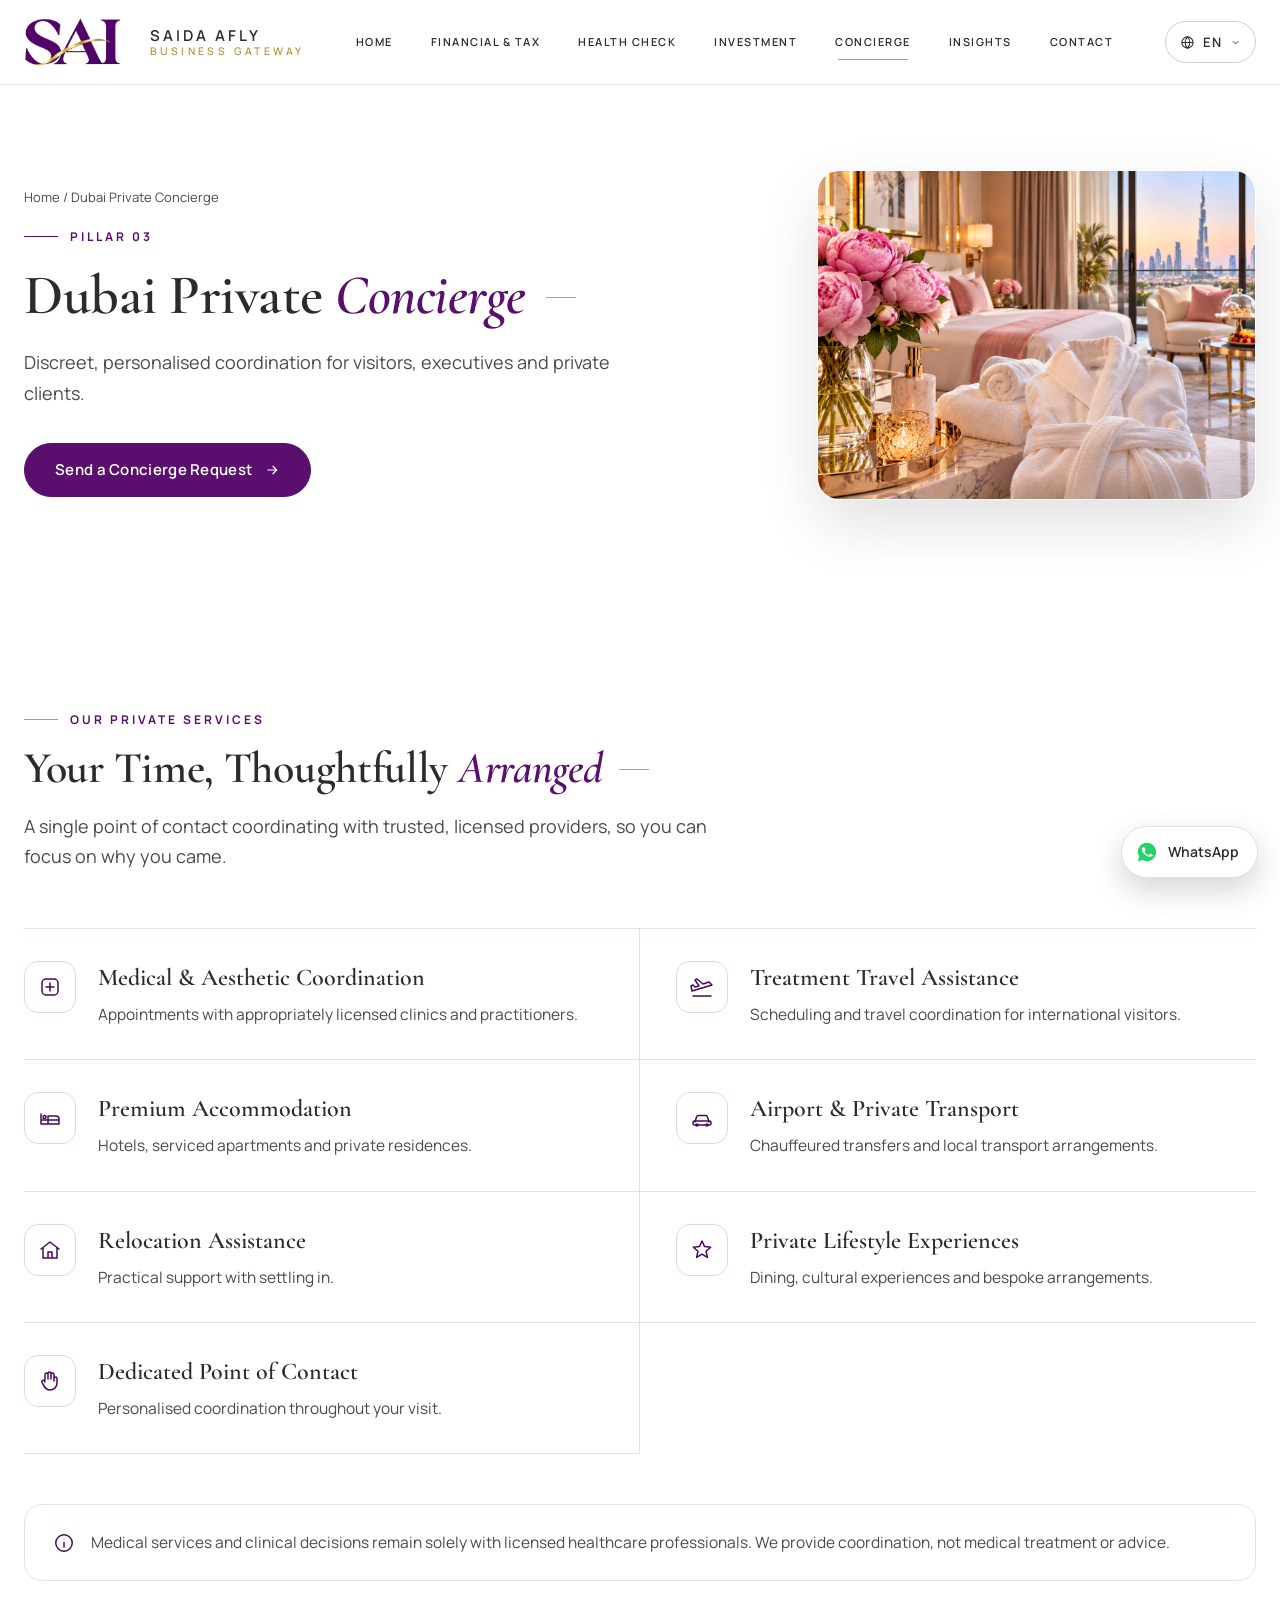
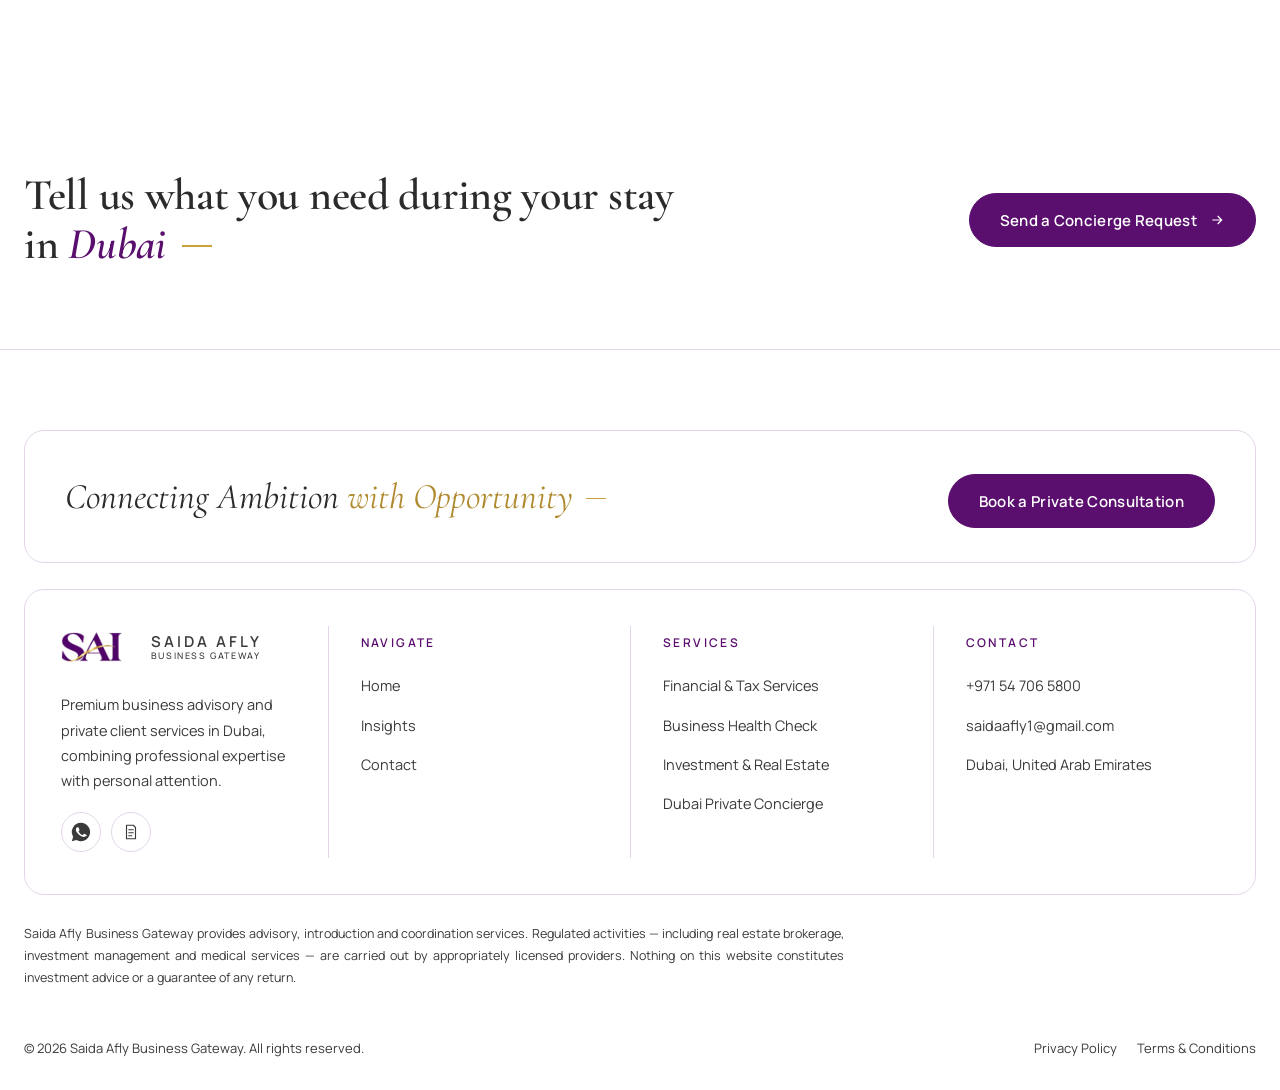
<file: concierge.html>
<!DOCTYPE html>
<html lang="en" dir="ltr">
<head>
<meta charset="utf-8">
<meta name="viewport" content="width=device-width, initial-scale=1">
<link rel="preconnect" href="https://fonts.googleapis.com">
<link rel="preconnect" href="https://fonts.gstatic.com" crossorigin>
<link href="https://fonts.googleapis.com/css2?family=Cormorant+Garamond:ital,wght@0,400;0,500;0,600;1,400;1,500;1,600&family=Manrope:wght@400;500;600;700&family=IBM+Plex+Sans+Arabic:wght@300;400;500;600&display=swap" rel="stylesheet">
<link rel="icon" type="image/png" href="img/favicon.png">
<link rel="apple-touch-icon" href="img/apple-touch-icon.png">
<link rel="stylesheet" href="assets/site.css">
<script src="assets/site.js" defer></script>
<title>Dubai Private Concierge | Saida Afly Business Gateway</title>
<meta name="description" content="Medical and aesthetic coordination, premium accommodation, private transport, relocation and luxury experiences in Dubai.">
</head>
<body data-page="concierge" data-title-ar="الكونسيرج الخاص في دبي | Saida Afly Business Gateway" data-title-sv="Privat concierge i Dubai | Saida Afly Business Gateway" data-title-nl="Private concierge in Dubai | Saida Afly Business Gateway" data-title-fr="Conciergerie privée à Dubaï | Saida Afly Business Gateway">
<main id="main">
<section class="phero">
  <div class="wrap">
    <div>
      <p class="crumbs"><a href="index.html" data-i="pg_home">Home</a> / <span data-i="dd_p3">Dubai Private Concierge</span></p>
      <span class="eyebrow rv" data-i="con_eye">Pillar 03</span>
      <h1 class="display rv d1" data-i="con_t">Dubai Private Concierge</h1>
      <p class="lead rv d2" style="max-width:600px;margin:0 0 34px" data-i="con_s">Discreet, personalised coordination for visitors, executives and private clients.</p>
      <button type="button" class="btn btn-blush rv d3" data-open="concierge"><span data-i="con_cta">Send a Concierge Request</span><svg class="arr" width="16" height="16" viewBox="0 0 24 24" fill="none" stroke="currentColor" stroke-width="1.8" aria-hidden="true"><path d="M5 12h14M13 6l6 6-6 6"/></svg></button>
    </div>
    <div class="phero-ph rv d2"><img data-img="pillar3" src="img/c-wellness.jpg" alt=""></div>
  </div>
</section>
<section class="sec">
  <div class="wrap">
    <div class="head"><span class="eyebrow rv" data-i="con_h_eye">Our private services</span><h2 class="h2 rv d1" data-i="con_h_t">Your Time. Thoughtfully Arranged.</h2><p class="lead rv d2" data-i="con_h_s">A single point of contact coordinating with trusted, licensed providers, so you can focus on why you came.</p></div>
    <div class="svc-grid" id="svcGrid" data-pillar="p3"></div>
    <div class="disclaimer rv"><svg width="22" height="22" viewBox="0 0 24 24" fill="none" stroke="currentColor" stroke-width="1.6" aria-hidden="true"><circle cx="12" cy="12" r="9"/><path d="M12 11v6M12 7.5v.5"/></svg><p style="margin:0" data-i="con_disc">Medical services and clinical decisions remain solely with licensed healthcare professionals. We provide coordination, not medical treatment or advice.</p></div>
  </div>
</section>
<section class="cta-band">
  <div class="wrap"><h2 class="h2 rv" data-i="con_band">Tell us what you need during your stay in Dubai.</h2>
  <button type="button" class="btn btn-blush rv d1" data-open="concierge"><span data-i="con_cta">Send a Concierge Request</span><svg class="arr" width="16" height="16" viewBox="0 0 24 24" fill="none" stroke="currentColor" stroke-width="1.8" aria-hidden="true"><path d="M5 12h14M13 6l6 6-6 6"/></svg></button></div>
</section>
</main>
</body>
</html>
</file>
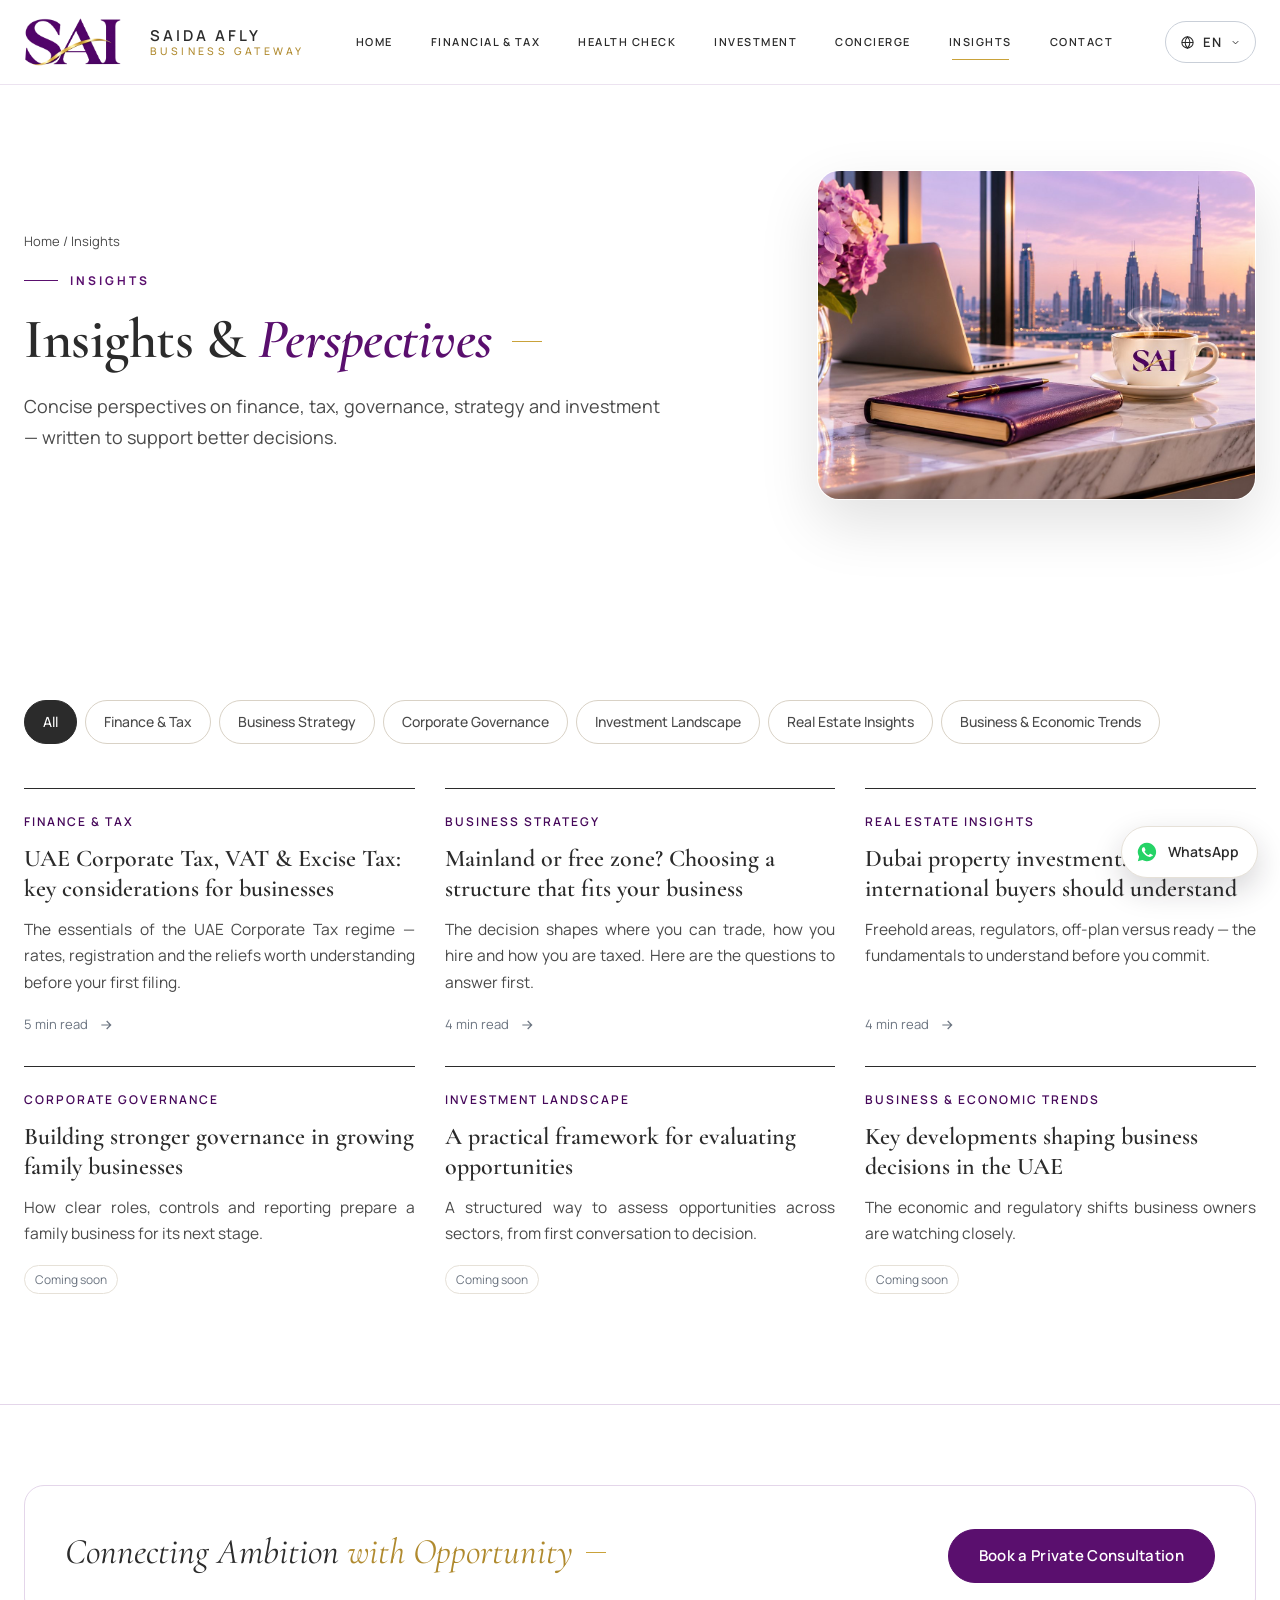
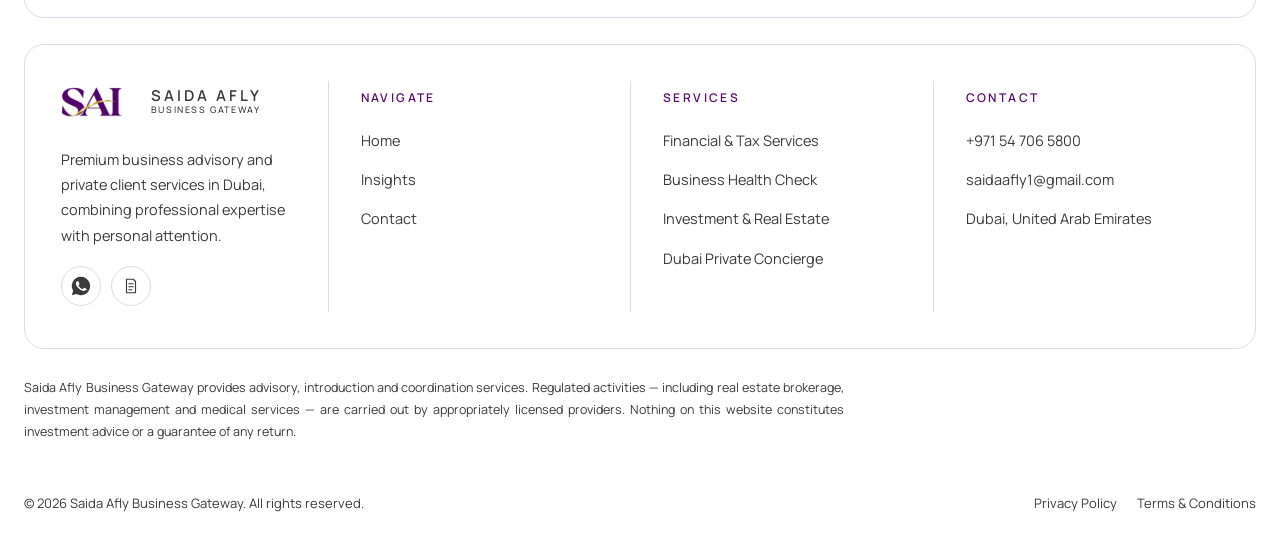
<file: insights.html>
<!DOCTYPE html>
<html lang="en" dir="ltr">
<head>
<meta charset="utf-8">
<meta name="viewport" content="width=device-width, initial-scale=1">
<link rel="preconnect" href="https://fonts.googleapis.com">
<link rel="preconnect" href="https://fonts.gstatic.com" crossorigin>
<link href="https://fonts.googleapis.com/css2?family=Cormorant+Garamond:ital,wght@0,400;0,500;0,600;1,400;1,500;1,600&family=Manrope:wght@400;500;600;700&family=IBM+Plex+Sans+Arabic:wght@300;400;500;600&display=swap" rel="stylesheet">
<link rel="icon" type="image/png" href="img/favicon.png">
<link rel="apple-touch-icon" href="img/apple-touch-icon.png">
<link rel="stylesheet" href="assets/site.css">
<script src="assets/site.js" defer></script>
<title>Insights | Saida Afly Business Gateway</title>
<meta name="description" content="Insights on finance and tax, business strategy, corporate governance and Dubai’s investment and real estate landscape.">
</head>
<body data-page="insights" data-title-ar="رؤى | Saida Afly Business Gateway" data-title-sv="Insikter | Saida Afly Business Gateway" data-title-nl="Inzichten | Saida Afly Business Gateway" data-title-fr="Analyses | Saida Afly Business Gateway">
<main id="main">
<section class="phero"><div class="wrap"><div>
  <p class="crumbs"><a href="index.html" data-i="pg_home">Home</a> / <span data-i="nav_insights">Insights</span></p>
  <span class="eyebrow rv" data-i="ins_eye">Insights</span>
  <h1 class="display rv d1" data-i="ins_t">Insights &amp; Perspectives</h1>
  <p class="lead rv d2" style="max-width:640px;margin:0" data-i="ins_s">Concise perspectives on finance, tax, governance, strategy and investment — written to support better decisions.</p>
</div><div class="phero-ph rv d2"><img src="img/insights.jpg" alt="SAI desk overlooking the Dubai skyline"></div></div></section>
<section class="sec"><div class="wrap"><div class="filters" id="insFilters" role="group" aria-label="Categories"></div><div class="ins-grid" id="insGrid"></div></div></section>
</main>
</body>
</html>
</file>
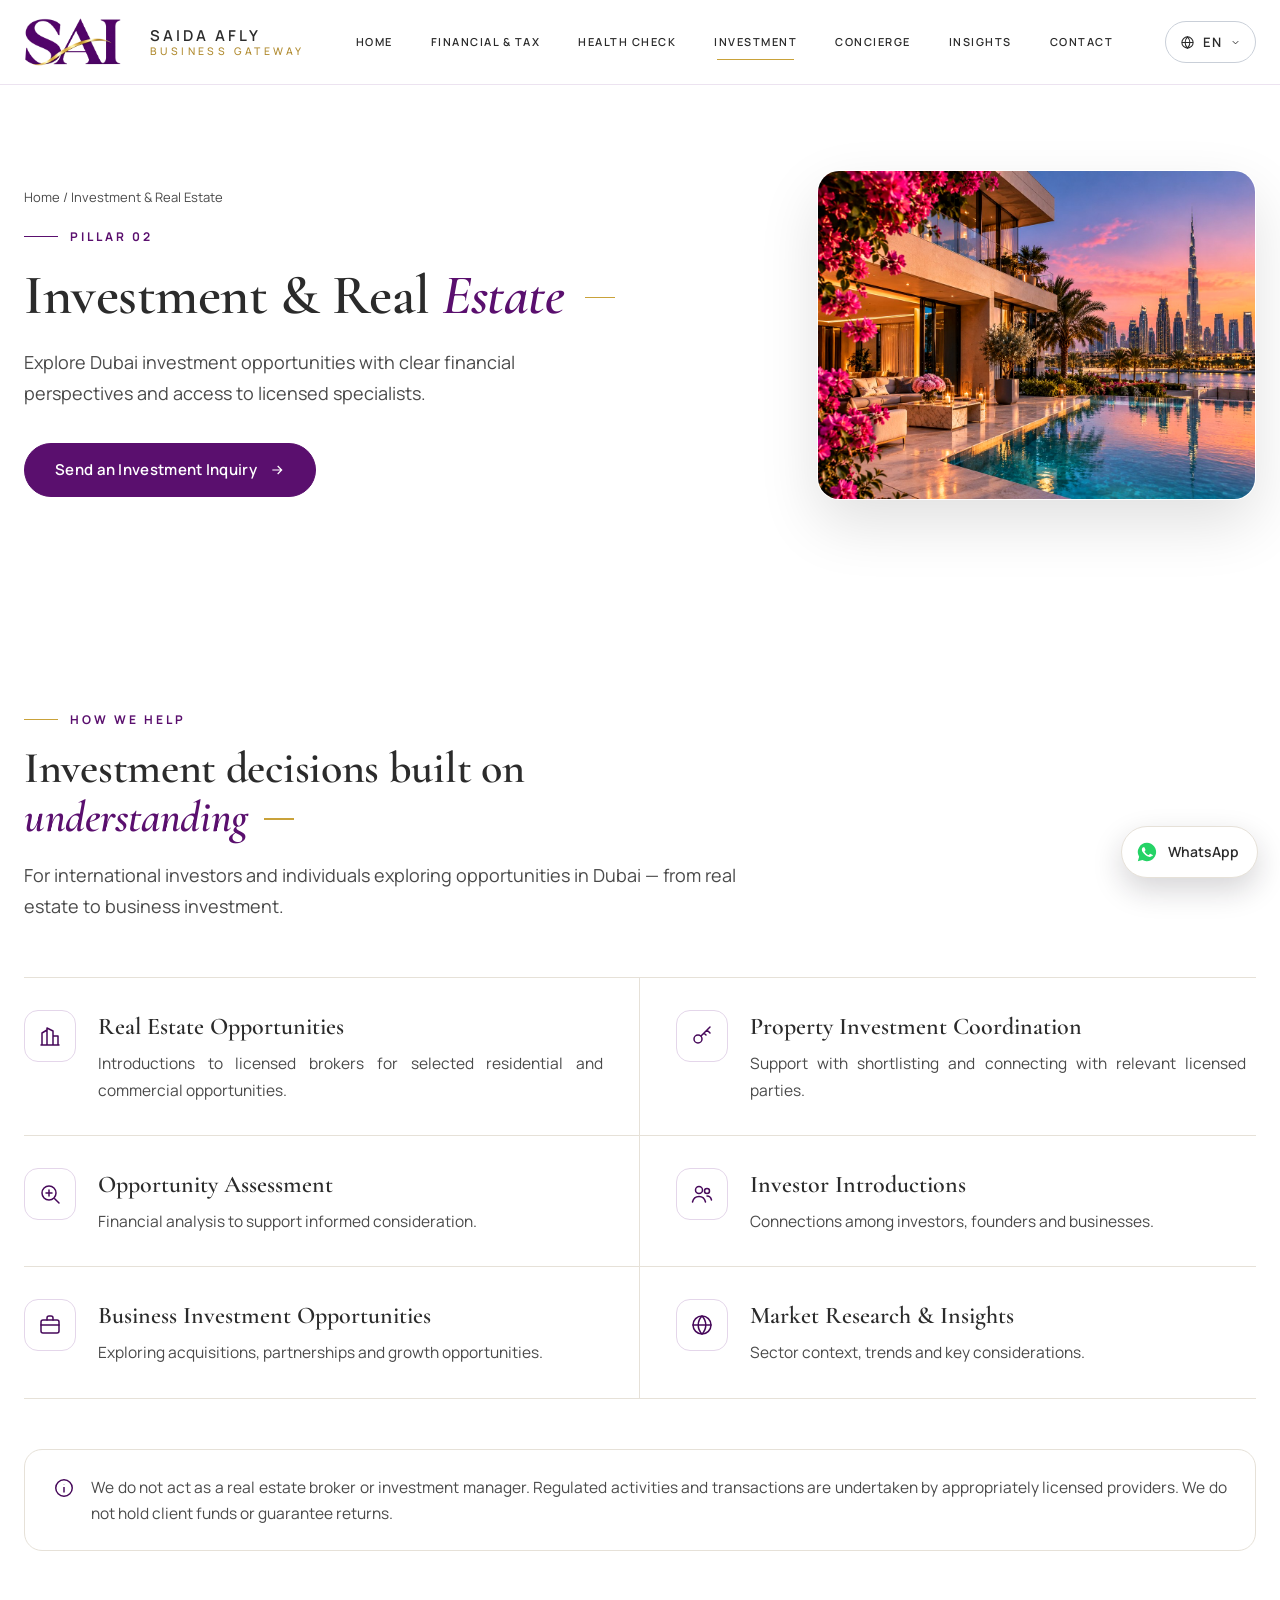
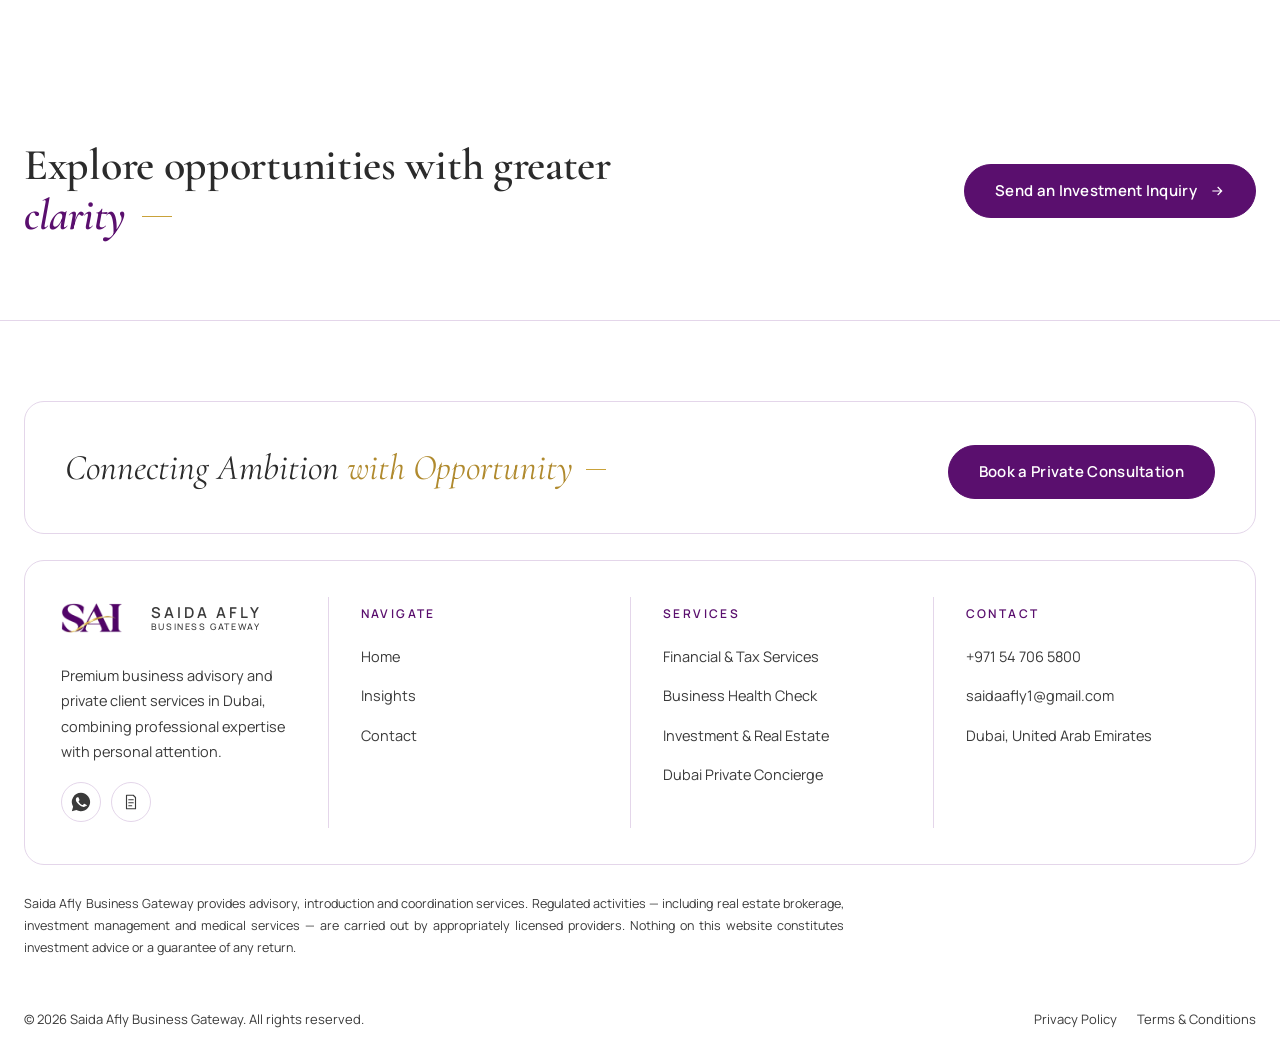
<file: investment.html>
<!DOCTYPE html>
<html lang="en" dir="ltr">
<head>
<meta charset="utf-8">
<meta name="viewport" content="width=device-width, initial-scale=1">
<link rel="preconnect" href="https://fonts.googleapis.com">
<link rel="preconnect" href="https://fonts.gstatic.com" crossorigin>
<link href="https://fonts.googleapis.com/css2?family=Cormorant+Garamond:ital,wght@0,400;0,500;0,600;1,400;1,500;1,600&family=Manrope:wght@400;500;600;700&family=IBM+Plex+Sans+Arabic:wght@300;400;500;600&display=swap" rel="stylesheet">
<link rel="icon" type="image/png" href="img/favicon.png">
<link rel="apple-touch-icon" href="img/apple-touch-icon.png">
<link rel="stylesheet" href="assets/site.css">
<script src="assets/site.js" defer></script>
<title>Investment & Real Estate in Dubai | Saida Afly Business Gateway</title>
<meta name="description" content="Dubai real estate and business investment opportunities, assessment and coordination with licensed professionals.">
</head>
<body data-page="investment" data-title-ar="الاستثمار والعقارات في دبي | Saida Afly Business Gateway" data-title-sv="Investeringar och fastigheter i Dubai | Saida Afly Business Gateway" data-title-nl="Investeringen en vastgoed in Dubai | Saida Afly Business Gateway" data-title-fr="Investissement et immobilier à Dubaï | Saida Afly Business Gateway">
<main id="main">
<section class="phero">
  <div class="wrap">
    <div>
      <p class="crumbs"><a href="index.html" data-i="pg_home">Home</a> / <span data-i="dd_p2">Investment & Real Estate</span></p>
      <span class="eyebrow rv" data-i="inv_eye">Pillar 02</span>
      <h1 class="display rv d1" data-i="inv_t">Investment & Real Estate</h1>
      <p class="lead rv d2" style="max-width:600px;margin:0 0 34px" data-i="inv_s">Explore Dubai investment opportunities with clear financial perspectives and access to licensed specialists.</p>
      <button type="button" class="btn btn-blush rv d3" data-open="investment"><span data-i="inv_cta">Send an Investment Inquiry</span><svg class="arr" width="16" height="16" viewBox="0 0 24 24" fill="none" stroke="currentColor" stroke-width="1.8" aria-hidden="true"><path d="M5 12h14M13 6l6 6-6 6"/></svg></button>
    </div>
    <div class="phero-ph rv d2"><img data-img="pillar2" src="img/c-invest.jpg" alt=""></div>
  </div>
</section>
<section class="sec">
  <div class="wrap">
    <div class="head"><span class="eyebrow rv" data-i="inv_h_eye">How we help</span><h2 class="h2 rv d1" data-i="inv_h_t">Investment decisions built on understanding</h2><p class="lead rv d2" data-i="inv_h_s">For international investors and individuals exploring opportunities in Dubai — from real estate to business investment.</p></div>
    <div class="svc-grid" id="svcGrid" data-pillar="p2"></div>
    <div class="disclaimer rv"><svg width="22" height="22" viewBox="0 0 24 24" fill="none" stroke="currentColor" stroke-width="1.6" aria-hidden="true"><circle cx="12" cy="12" r="9"/><path d="M12 11v6M12 7.5v.5"/></svg><p style="margin:0" data-i="inv_disc">We do not act as a real estate broker or investment manager. Regulated activities and transactions are undertaken by appropriately licensed providers. We do not hold client funds or guarantee returns.</p></div>
  </div>
</section>
<section class="cta-band">
  <div class="wrap"><h2 class="h2 rv" data-i="inv_band">Explore opportunities with greater clarity.</h2>
  <button type="button" class="btn btn-blush rv d1" data-open="investment"><span data-i="inv_cta">Send an Investment Inquiry</span><svg class="arr" width="16" height="16" viewBox="0 0 24 24" fill="none" stroke="currentColor" stroke-width="1.8" aria-hidden="true"><path d="M5 12h14M13 6l6 6-6 6"/></svg></button></div>
</section>
</main>
</body>
</html>
</file>
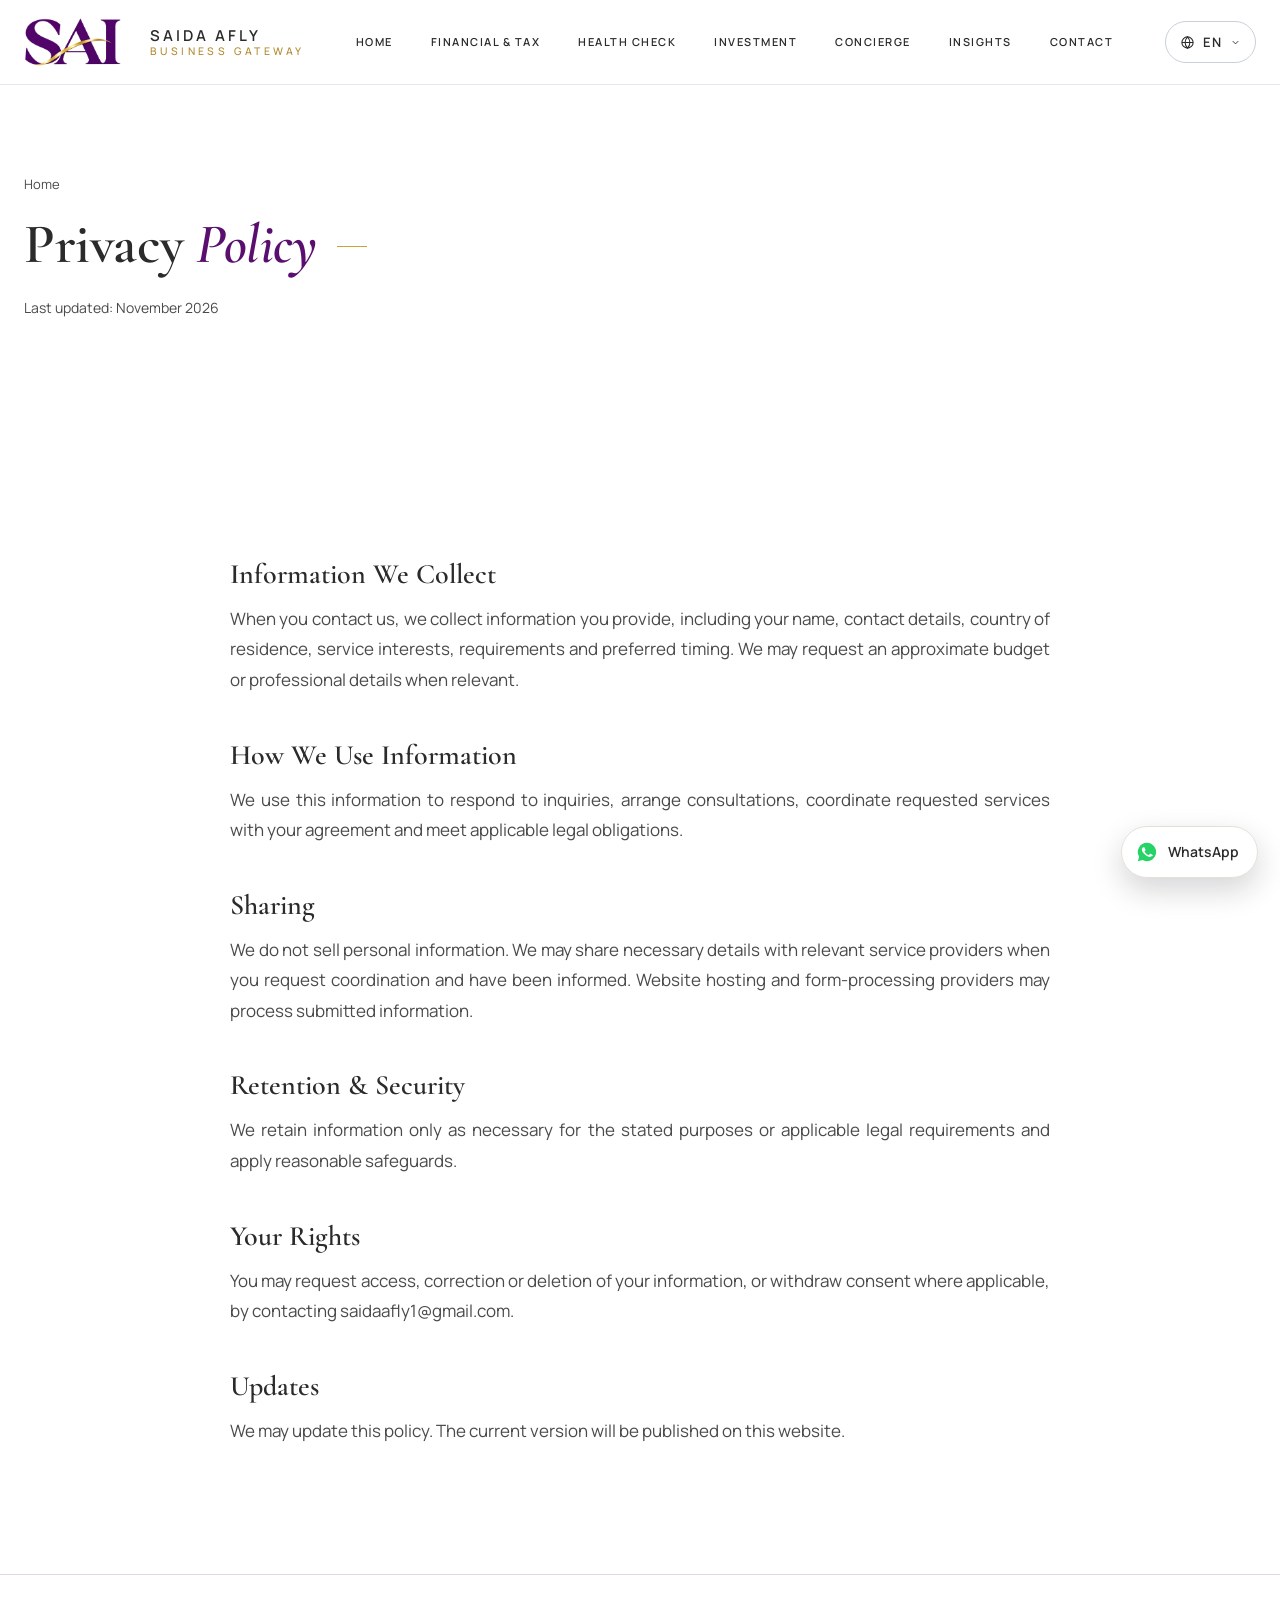
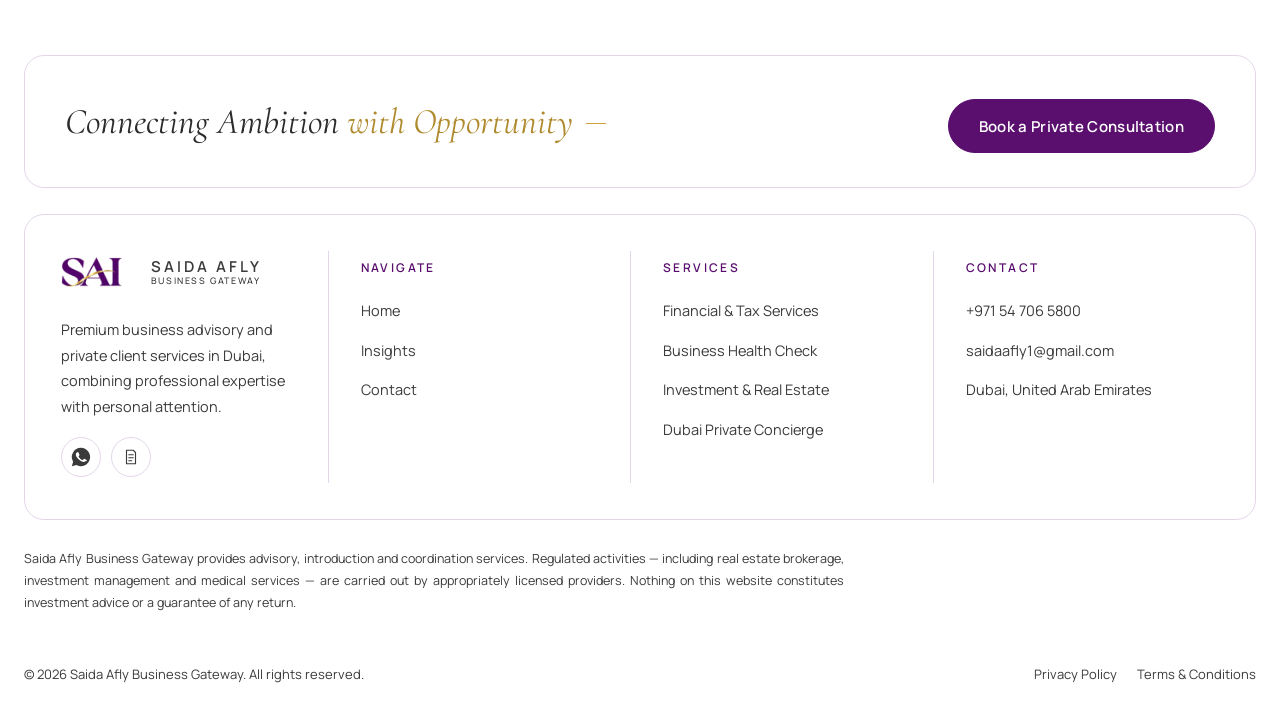
<file: privacy.html>
<!DOCTYPE html>
<html lang="en" dir="ltr">
<head>
<meta charset="utf-8">
<meta name="viewport" content="width=device-width, initial-scale=1">
<link rel="preconnect" href="https://fonts.googleapis.com">
<link rel="preconnect" href="https://fonts.gstatic.com" crossorigin>
<link href="https://fonts.googleapis.com/css2?family=Cormorant+Garamond:ital,wght@0,400;0,500;0,600;1,400;1,500;1,600&family=Manrope:wght@400;500;600;700&family=IBM+Plex+Sans+Arabic:wght@300;400;500;600&display=swap" rel="stylesheet">
<link rel="icon" type="image/png" href="img/favicon.png">
<link rel="apple-touch-icon" href="img/apple-touch-icon.png">
<link rel="stylesheet" href="assets/site.css">
<script src="assets/site.js" defer></script>
<title>Privacy Policy | Saida Afly Business Gateway</title>
<meta name="description" content="Privacy Policy of Saida Afly Business Gateway.">
</head>
<body data-page="legal" data-title-ar="سياسة الخصوصية | Saida Afly Business Gateway" data-title-sv="Integritetspolicy | Saida Afly Business Gateway" data-title-nl="Privacybeleid | Saida Afly Business Gateway" data-title-fr="Politique de confidentialité | Saida Afly Business Gateway">
<main id="main">
<section class="phero simple"><div class="wrap"><div><p class="crumbs"><a href="index.html" data-i="pg_home">Home</a></p><h1 class="display" data-i="priv_t">Privacy Policy</h1><p class="small" style="color:rgba(255,255,255,.65)" data-i="updated">Last updated: November 2026</p></div></div></section>
<section class="sec"><div class="narrow prose"><div data-block="en"><h2>Information We Collect</h2><p>When you contact us, we collect information you provide, including your name, contact details, country of residence, service interests, requirements and preferred timing. We may request an approximate budget or professional details when relevant.</p><h2>How We Use Information</h2><p>We use this information to respond to inquiries, arrange consultations, coordinate requested services with your agreement and meet applicable legal obligations.</p><h2>Sharing</h2><p>We do not sell personal information. We may share necessary details with relevant service providers when you request coordination and have been informed. Website hosting and form-processing providers may process submitted information.</p><h2>Retention & Security</h2><p>We retain information only as necessary for the stated purposes or applicable legal requirements and apply reasonable safeguards.</p><h2>Your Rights</h2><p>You may request access, correction or deletion of your information, or withdraw consent where applicable, by contacting <a href="mailto:saidaafly1@gmail.com">saidaafly1@gmail.com</a>.</p><h2>Updates</h2><p>We may update this policy. The current version will be published on this website.</p></div><div data-block="ar"><h2>المعلومات التي نجمعها</h2><p>عند تواصلك معنا، نجمع المعلومات التي تقدّمها، ومنها الاسم وبيانات التواصل وبلد الإقامة والخدمات التي تهمّك واحتياجاتك والتوقيت المفضّل. وقد نطلب ميزانية تقريبية أو معلومات مهنية عند الحاجة.</p><h2>كيف نستخدم المعلومات</h2><p>نستخدم هذه المعلومات للرد على الاستفسارات، وترتيب الاستشارات، وتنسيق الخدمات المطلوبة بموافقتك، والوفاء بالالتزامات القانونية المعمول بها.</p><h2>المشاركة</h2><p>لا نبيع المعلومات الشخصية. وقد نشارك التفاصيل الضرورية مع مزوّدي الخدمات المعنيين عندما تطلب التنسيق وبعد إعلامك. وقد يعالج مزوّدو استضافة الموقع ومعالجة النماذج المعلومات المرسلة.</p><h2>الاحتفاظ والحماية</h2><p>نحتفظ بالمعلومات للمدة اللازمة فقط للأغراض المذكورة أو وفق المتطلبات القانونية، ونطبّق تدابير حماية معقولة.</p><h2>حقوقك</h2><p>يمكنك طلب الاطلاع على معلوماتك أو تصحيحها أو حذفها، أو سحب موافقتك حيثما ينطبق ذلك، بالتواصل معنا على <a href="mailto:saidaafly1@gmail.com">saidaafly1@gmail.com</a>.</p><h2>التحديثات</h2><p>قد نحدّث هذه السياسة، وستُنشر النسخة الحالية على هذا الموقع.</p></div><div data-block="sv"><h2>Uppgifter vi samlar in</h2><p>När du kontaktar oss samlar vi in de uppgifter du lämnar, bland annat namn, kontaktuppgifter, bosättningsland, vilka tjänster du är intresserad av, dina behov och önskad tidsram. Vi kan be om en ungefärlig budget eller yrkesuppgifter när det är relevant.</p><h2>Hur vi använder uppgifterna</h2><p>Vi använder uppgifterna för att besvara förfrågningar, boka konsultationer, samordna begärda tjänster med ditt godkännande och uppfylla tillämpliga rättsliga skyldigheter.</p><h2>Delning</h2><p>Vi säljer inte personuppgifter. Vi kan dela nödvändiga uppgifter med berörda leverantörer när du begär samordning och har informerats. Leverantörer av webbhotell och formulärhantering kan behandla inskickade uppgifter.</p><h2>Lagring och säkerhet</h2><p>Vi sparar uppgifter endast så länge som behövs för angivna ändamål eller enligt tillämpliga lagkrav, och vidtar rimliga skyddsåtgärder.</p><h2>Dina rättigheter</h2><p>Du kan begära tillgång till, rättelse eller radering av dina uppgifter, eller återkalla ditt samtycke där det är tillämpligt, genom att kontakta <a href="mailto:saidaafly1@gmail.com">saidaafly1@gmail.com</a>.</p><h2>Uppdateringar</h2><p>Vi kan uppdatera denna policy. Den aktuella versionen publiceras på denna webbplats.</p></div><div data-block="fr"><h2>Informations collectées</h2><p>Lorsque vous nous contactez, nous collectons les informations que vous fournissez, notamment votre nom, vos coordonnées, votre pays de résidence, les services qui vous intéressent, vos besoins et le calendrier souhaité. Nous pouvons demander un budget approximatif ou des informations professionnelles lorsque c'est pertinent.</p><h2>Utilisation des informations</h2><p>Nous utilisons ces informations pour répondre aux demandes, organiser des consultations, coordonner les services demandés avec votre accord et respecter nos obligations légales.</p><h2>Partage</h2><p>Nous ne vendons pas de données personnelles. Nous pouvons partager les informations nécessaires avec les prestataires concernés lorsque vous demandez une coordination et en avez été informé. Les prestataires d'hébergement du site et de traitement des formulaires peuvent traiter les informations transmises.</p><h2>Conservation et sécurité</h2><p>Nous conservons les informations uniquement le temps nécessaire aux finalités indiquées ou aux exigences légales applicables, et appliquons des mesures de protection raisonnables.</p><h2>Vos droits</h2><p>Vous pouvez demander l'accès à vos informations, leur rectification ou leur suppression, ou retirer votre consentement le cas échéant, en écrivant à <a href="mailto:saidaafly1@gmail.com">saidaafly1@gmail.com</a>.</p><h2>Mises à jour</h2><p>Nous pouvons mettre à jour cette politique. La version en vigueur est publiée sur ce site.</p></div><div data-block="nl"><h2>Gegevens die we verzamelen</h2><p>Wanneer u contact met ons opneemt, verzamelen we de gegevens die u verstrekt, waaronder uw naam, contactgegevens, land van verblijf, de diensten waarin u geïnteresseerd bent, uw wensen en gewenste timing. Waar relevant kunnen we een indicatief budget of professionele gegevens vragen.</p><h2>Hoe we gegevens gebruiken</h2><p>We gebruiken deze gegevens om aanvragen te beantwoorden, consultaties te plannen, gevraagde diensten met uw akkoord te coördineren en aan wettelijke verplichtingen te voldoen.</p><h2>Delen</h2><p>We verkopen geen persoonsgegevens. We kunnen noodzakelijke gegevens delen met betrokken dienstverleners wanneer u om coördinatie vraagt en daarover bent geïnformeerd. Aanbieders van websitehosting en formulierverwerking kunnen de verstuurde gegevens verwerken.</p><h2>Bewaring en beveiliging</h2><p>We bewaren gegevens enkel zolang nodig voor de vermelde doeleinden of wettelijke vereisten en nemen redelijke beveiligingsmaatregelen.</p><h2>Uw rechten</h2><p>U kunt inzage, verbetering of verwijdering van uw gegevens vragen, of uw toestemming intrekken waar van toepassing, via <a href="mailto:saidaafly1@gmail.com">saidaafly1@gmail.com</a>.</p><h2>Wijzigingen</h2><p>We kunnen dit beleid bijwerken. De actuele versie wordt op deze website gepubliceerd.</p></div></div></section>
</main>
</body>
</html>
</file>
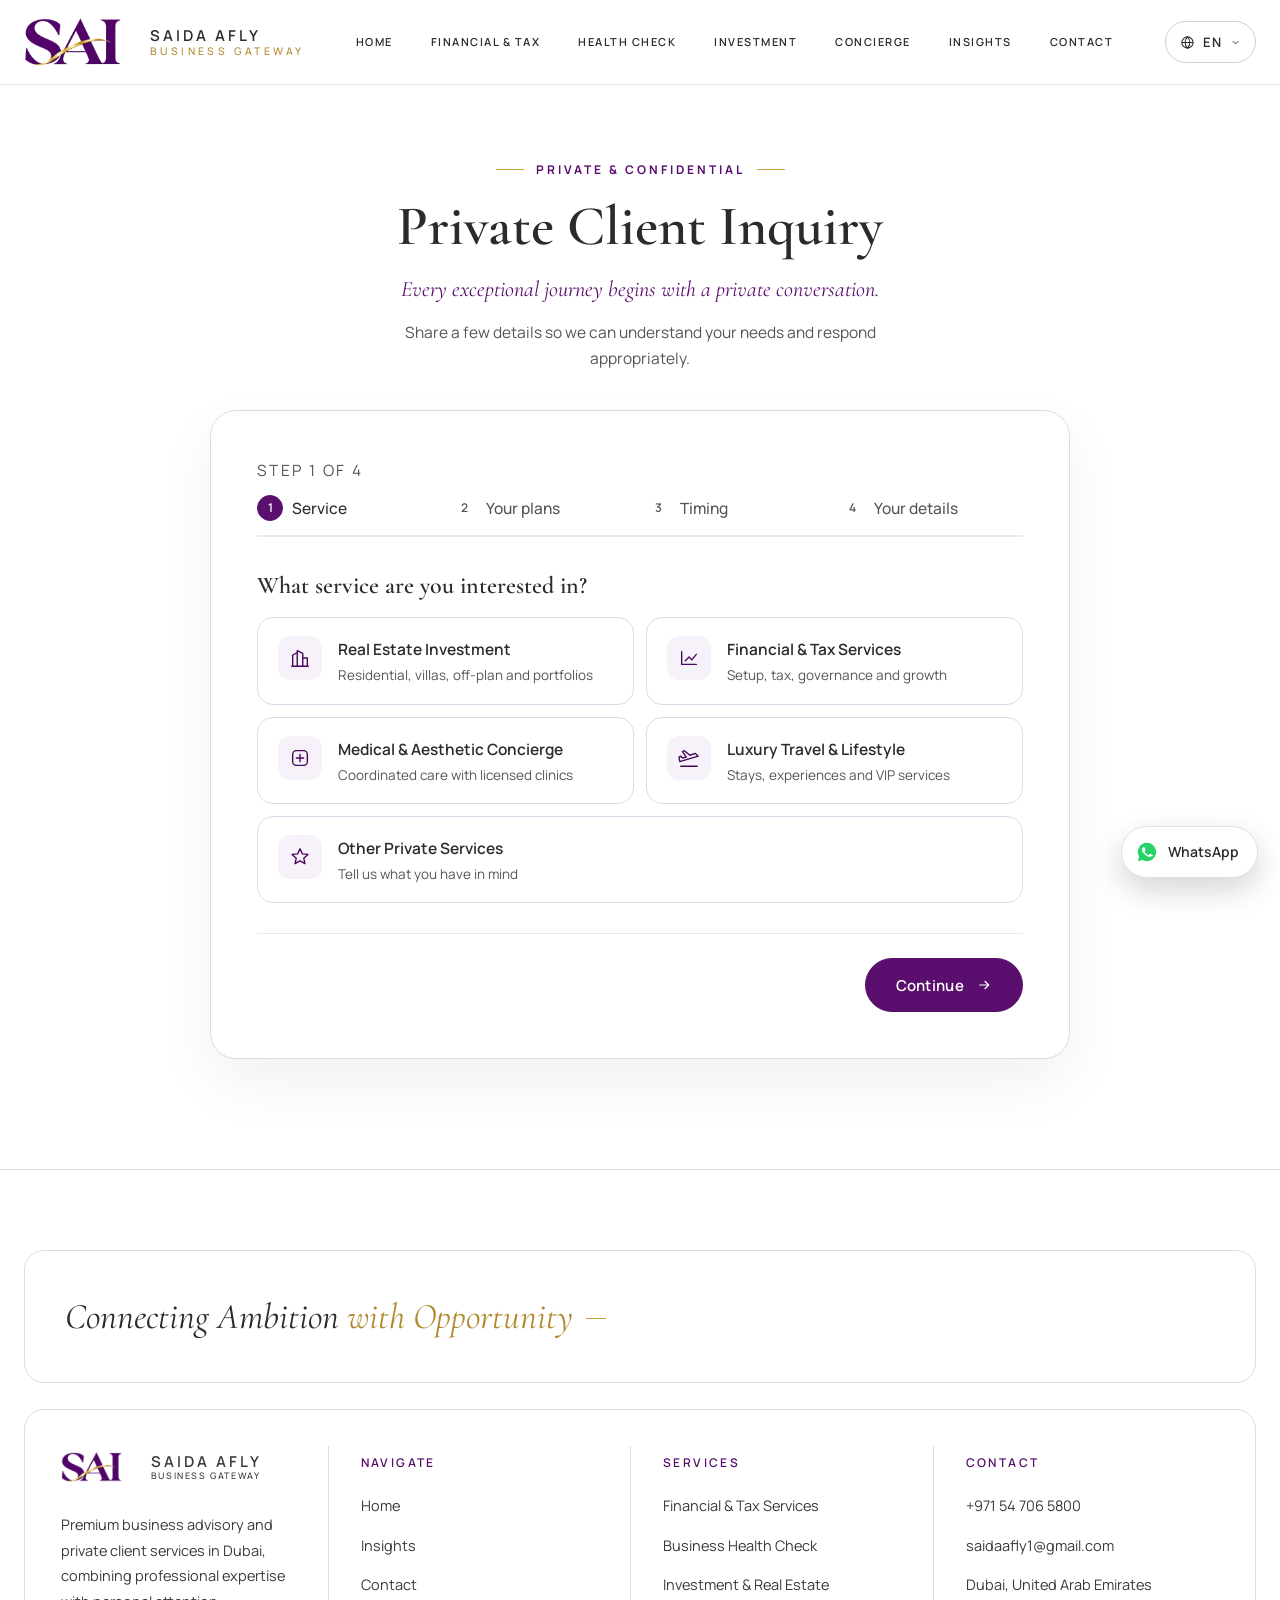
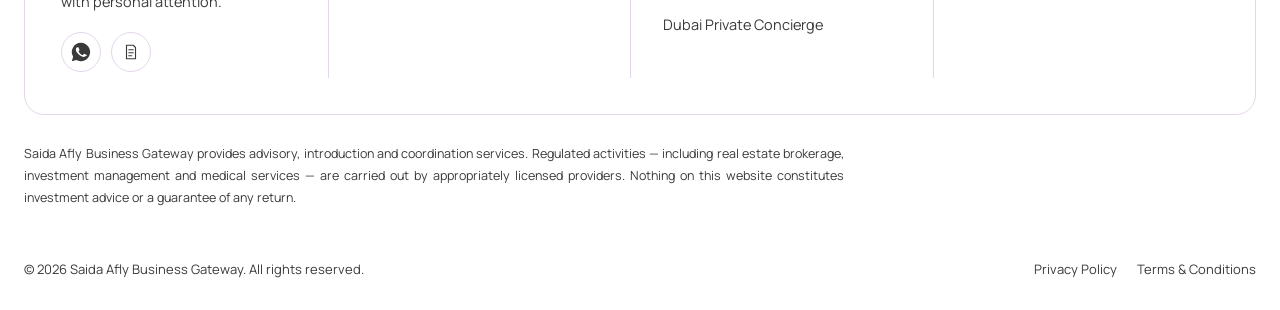
<file: private-consultation.html>
<!DOCTYPE html>
<html lang="en" dir="ltr">
<head>
<meta charset="utf-8">
<meta name="viewport" content="width=device-width, initial-scale=1">
<link rel="preconnect" href="https://fonts.googleapis.com">
<link rel="preconnect" href="https://fonts.gstatic.com" crossorigin>
<link href="https://fonts.googleapis.com/css2?family=Cormorant+Garamond:ital,wght@0,400;0,500;0,600;1,400;1,500;1,600&family=Manrope:wght@400;500;600;700&family=IBM+Plex+Sans+Arabic:wght@300;400;500;600&display=swap" rel="stylesheet">
<link rel="icon" type="image/png" href="img/favicon.png">
<link rel="apple-touch-icon" href="img/apple-touch-icon.png">
<link rel="stylesheet" href="assets/site.css">
<script src="assets/site.js" defer></script>
<script src="assets/consult.js" defer></script>
<meta name="robots" content="index,follow">
<title>Private Client Inquiry | Saida Afly Business Gateway</title>
<meta name="description" content="Request a private consultation with Saida Afly Business Gateway in Dubai — business advisory, real estate investment and private concierge.">
</head>
<body data-page="consult" data-title-ar="طلب عميل خاص | Saida Afly Business Gateway" data-title-fr="Demande client privée | Saida Afly Business Gateway" data-title-nl="Aanvraag privécliënt | Saida Afly Business Gateway" data-title-sv="Förfrågan för privatkunder | Saida Afly Business Gateway">
<main id="main">
<section class="pc-page">
  <div class="pc-glow" aria-hidden="true"></div>
  <div class="narrow pc-wrap" id="pci">
    <header class="pc-head"></header>
    <div class="pc-card-wrap pc-in">
      <form novalidate autocomplete="on">
        <div class="pc-prog" aria-live="polite"></div>
        <div class="pc-body"></div>
        <div class="pc-msg" role="alert"></div>
        <div class="pc-nav"></div>
      </form>
    </div>
  </div>
</section>
<!-- Netlify Forms registration (submitted only by the server function). -->
<form name="private-inquiry" data-netlify="true" netlify-honeypot="bot-field" hidden>
  <input name="bot-field"><input name="lead_classification"><input name="lead_score"><input name="service"><textarea name="service_details"></textarea><input name="timeline"><textarea name="notes"></textarea><input name="name"><input name="profession"><input name="country"><input name="email"><input name="phone"><input name="contact_method"><input name="language"><input name="consent"><input name="submitted_at">
</form>
</main>
</body>
</html>
</file>
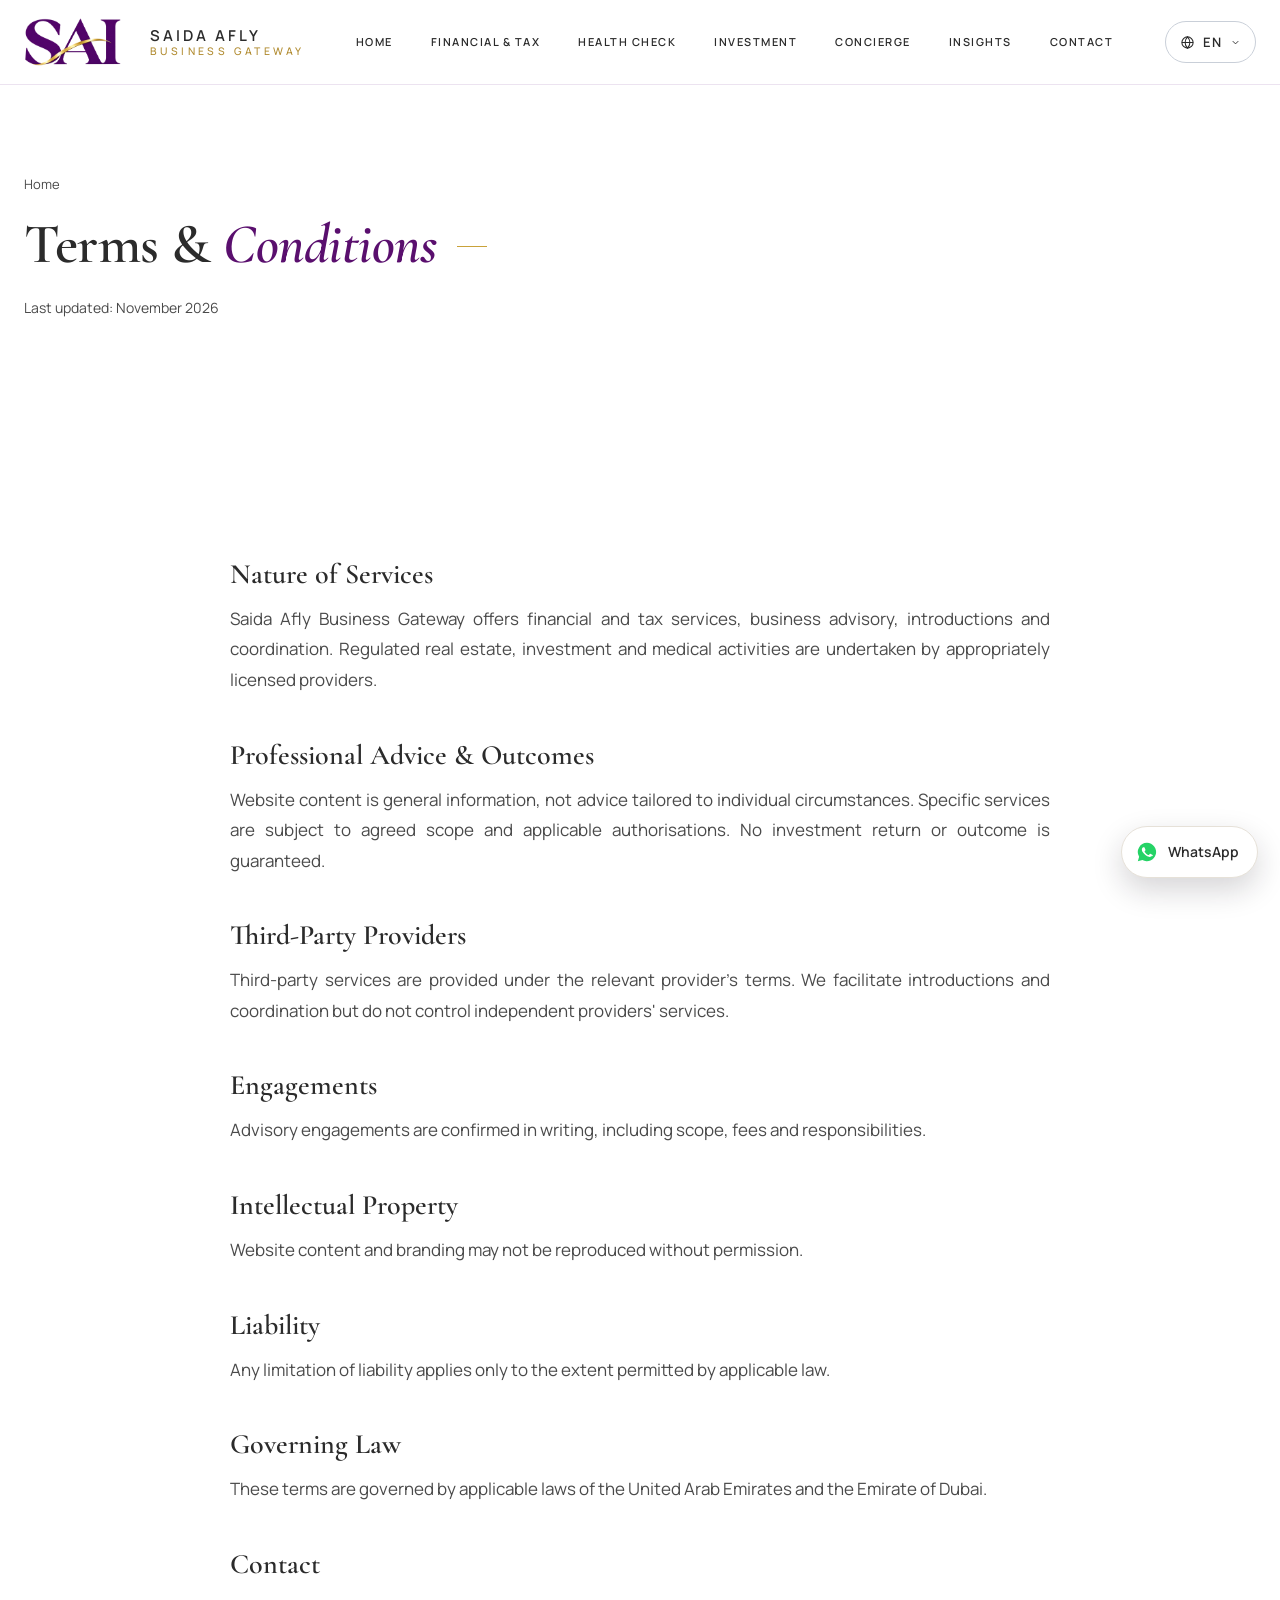
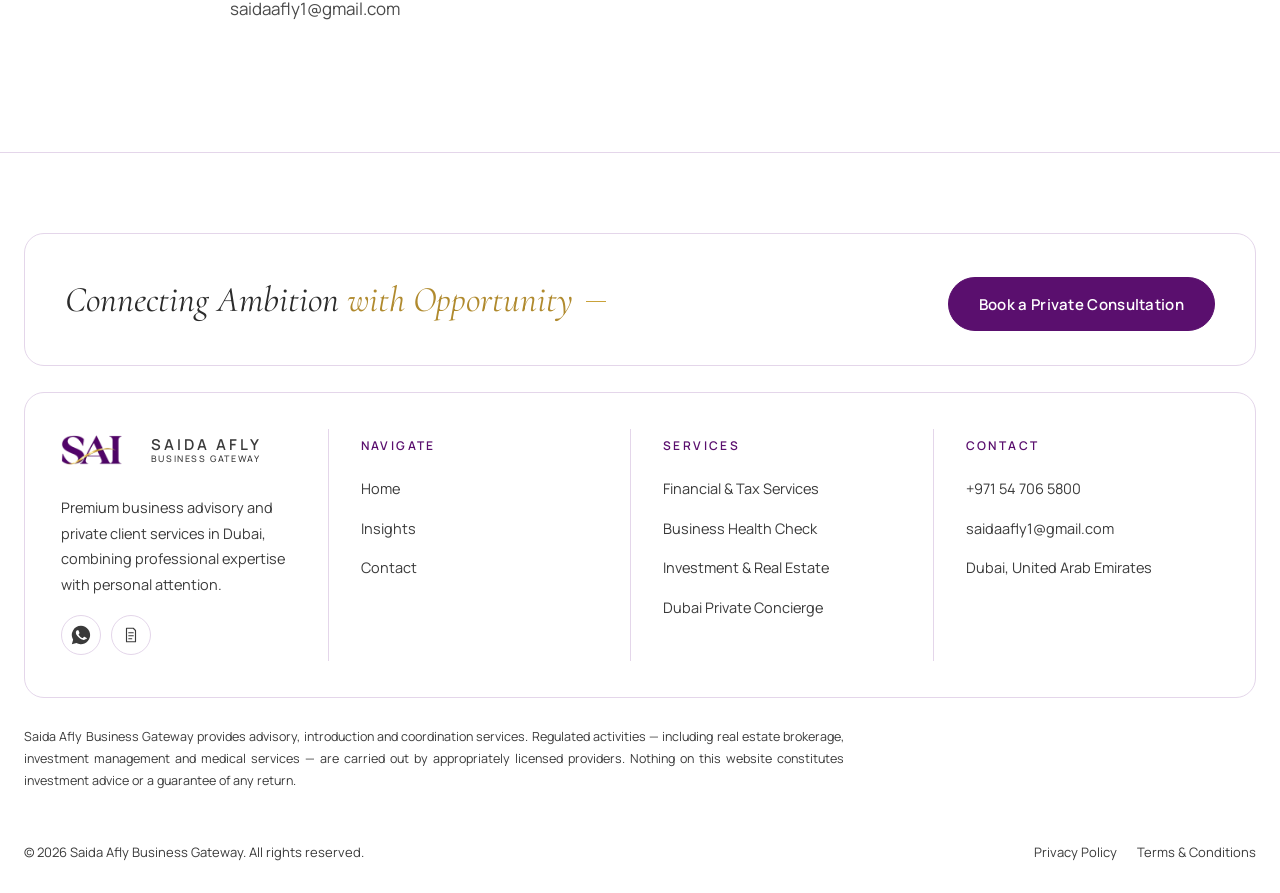
<file: terms.html>
<!DOCTYPE html>
<html lang="en" dir="ltr">
<head>
<meta charset="utf-8">
<meta name="viewport" content="width=device-width, initial-scale=1">
<link rel="preconnect" href="https://fonts.googleapis.com">
<link rel="preconnect" href="https://fonts.gstatic.com" crossorigin>
<link href="https://fonts.googleapis.com/css2?family=Cormorant+Garamond:ital,wght@0,400;0,500;0,600;1,400;1,500;1,600&family=Manrope:wght@400;500;600;700&family=IBM+Plex+Sans+Arabic:wght@300;400;500;600&display=swap" rel="stylesheet">
<link rel="icon" type="image/png" href="img/favicon.png">
<link rel="apple-touch-icon" href="img/apple-touch-icon.png">
<link rel="stylesheet" href="assets/site.css">
<script src="assets/site.js" defer></script>
<title>Terms & Conditions | Saida Afly Business Gateway</title>
<meta name="description" content="Terms & Conditions of Saida Afly Business Gateway.">
</head>
<body data-page="legal" data-title-ar="الشروط والأحكام | Saida Afly Business Gateway" data-title-sv="Villkor | Saida Afly Business Gateway" data-title-nl="Gebruiksvoorwaarden | Saida Afly Business Gateway" data-title-fr="Conditions d'utilisation | Saida Afly Business Gateway">
<main id="main">
<section class="phero simple"><div class="wrap"><div><p class="crumbs"><a href="index.html" data-i="pg_home">Home</a></p><h1 class="display" data-i="terms_t">Terms & Conditions</h1><p class="small" style="color:rgba(255,255,255,.65)" data-i="updated">Last updated: November 2026</p></div></div></section>
<section class="sec"><div class="narrow prose"><div data-block="en"><h2>Nature of Services</h2><p>Saida Afly Business Gateway offers financial and tax services, business advisory, introductions and coordination. Regulated real estate, investment and medical activities are undertaken by appropriately licensed providers.</p><h2>Professional Advice & Outcomes</h2><p>Website content is general information, not advice tailored to individual circumstances. Specific services are subject to agreed scope and applicable authorisations. No investment return or outcome is guaranteed.</p><h2>Third-Party Providers</h2><p>Third-party services are provided under the relevant provider's terms. We facilitate introductions and coordination but do not control independent providers' services.</p><h2>Engagements</h2><p>Advisory engagements are confirmed in writing, including scope, fees and responsibilities.</p><h2>Intellectual Property</h2><p>Website content and branding may not be reproduced without permission.</p><h2>Liability</h2><p>Any limitation of liability applies only to the extent permitted by applicable law.</p><h2>Governing Law</h2><p>These terms are governed by applicable laws of the United Arab Emirates and the Emirate of Dubai.</p><h2>Contact</h2><p><a href="mailto:saidaafly1@gmail.com">saidaafly1@gmail.com</a></p></div><div data-block="ar"><h2>طبيعة الخدمات</h2><p>تقدّم Saida Afly Business Gateway خدمات مالية وضريبية، واستشارات أعمال، وخدمات تعريف وتنسيق. أما الأنشطة العقارية والاستثمارية والطبية الخاضعة للتنظيم فتتولاها جهات مرخّصة لذلك.</p><h2>المشورة المهنية والنتائج</h2><p>محتوى الموقع معلومات عامة، وليس مشورة مخصّصة لظروف فردية. وتخضع الخدمات المحددة للنطاق المتفق عليه والتراخيص المعمول بها. ولا يُضمن أي عائد استثماري أو نتيجة.</p><h2>مزوّدو الخدمات من الغير</h2><p>تُقدَّم خدمات الغير وفق شروط المزوّد المعني. نحن نسهّل التعريف والتنسيق، لكننا لا نتحكم في خدمات المزوّدين المستقلين.</p><h2>التعاقدات</h2><p>تُؤكَّد التعاقدات الاستشارية كتابيًا، بما في ذلك النطاق والأتعاب والمسؤوليات.</p><h2>الملكية الفكرية</h2><p>لا يجوز نسخ محتوى الموقع أو هويته التجارية دون إذن.</p><h2>المسؤولية</h2><p>يسري أي تحديد للمسؤولية فقط في الحدود التي يسمح بها القانون المعمول به.</p><h2>القانون الواجب التطبيق</h2><p>تخضع هذه الشروط للقوانين المعمول بها في دولة الإمارات العربية المتحدة وإمارة دبي.</p><h2>التواصل</h2><p><a href="mailto:saidaafly1@gmail.com">saidaafly1@gmail.com</a></p></div><div data-block="sv"><h2>Tjänsternas art</h2><p>Saida Afly Business Gateway erbjuder finansiella tjänster och skattetjänster, affärsrådgivning, introduktioner och samordning. Reglerad fastighets-, investerings- och medicinsk verksamhet utförs av licensierade aktörer.</p><h2>Professionell rådgivning och resultat</h2><p>Innehållet på webbplatsen är allmän information, inte rådgivning anpassad till enskilda förhållanden. Specifika tjänster omfattas av överenskommen omfattning och tillämpliga tillstånd. Ingen avkastning eller utfall garanteras.</p><h2>Tredjepartsleverantörer</h2><p>Tredjepartstjänster tillhandahålls enligt respektive leverantörs villkor. Vi underlättar introduktioner och samordning men styr inte oberoende leverantörers tjänster.</p><h2>Uppdrag</h2><p>Rådgivningsuppdrag bekräftas skriftligt, inklusive omfattning, arvoden och ansvar.</p><h2>Immateriella rättigheter</h2><p>Webbplatsens innehåll och varumärke får inte återges utan tillstånd.</p><h2>Ansvar</h2><p>Eventuell ansvarsbegränsning gäller endast i den utsträckning tillämplig lag tillåter.</p><h2>Tillämplig lag</h2><p>Dessa villkor regleras av tillämplig lag i Förenade Arabemiraten och Emiratet Dubai.</p><h2>Kontakt</h2><p><a href="mailto:saidaafly1@gmail.com">saidaafly1@gmail.com</a></p></div><div data-block="fr"><h2>Nature des services</h2><p>Saida Afly Business Gateway propose des services financiers et fiscaux, du conseil aux entreprises, des mises en relation et de la coordination. Les activités immobilières, d'investissement et médicales réglementées sont réalisées par des prestataires dûment agréés.</p><h2>Conseil professionnel et résultats</h2><p>Le contenu du site est une information générale et non un conseil adapté à une situation particulière. Les services spécifiques dépendent du périmètre convenu et des autorisations applicables. Aucun rendement ni résultat n'est garanti.</p><h2>Prestataires tiers</h2><p>Les services de tiers sont fournis selon les conditions du prestataire concerné. Nous facilitons les mises en relation et la coordination, sans contrôler les services de prestataires indépendants.</p><h2>Missions</h2><p>Les missions de conseil sont confirmées par écrit, y compris le périmètre, les honoraires et les responsabilités.</p><h2>Propriété intellectuelle</h2><p>Le contenu et l'identité visuelle du site ne peuvent être reproduits sans autorisation.</p><h2>Responsabilité</h2><p>Toute limitation de responsabilité s'applique uniquement dans la mesure permise par la loi applicable.</p><h2>Droit applicable</h2><p>Les présentes conditions sont régies par les lois applicables des Émirats arabes unis et de l'Émirat de Dubaï.</p><h2>Contact</h2><p><a href="mailto:saidaafly1@gmail.com">saidaafly1@gmail.com</a></p></div><div data-block="nl"><h2>Aard van de diensten</h2><p>Saida Afly Business Gateway biedt financiële en fiscale diensten, zakelijk advies, introducties en coördinatie. Gereglementeerde vastgoed-, investerings- en medische activiteiten worden uitgevoerd door erkende dienstverleners.</p><h2>Professioneel advies en resultaten</h2><p>De inhoud van de website is algemene informatie, geen advies op maat van individuele omstandigheden. Specifieke diensten zijn onderworpen aan de overeengekomen opdracht en de geldende vergunningen. Er wordt geen rendement of resultaat gegarandeerd.</p><h2>Externe dienstverleners</h2><p>Diensten van derden worden geleverd onder de voorwaarden van de betrokken dienstverlener. Wij faciliteren introducties en coördinatie, maar hebben geen controle over de diensten van onafhankelijke dienstverleners.</p><h2>Opdrachten</h2><p>Adviesopdrachten worden schriftelijk bevestigd, met opdracht, honoraria en verantwoordelijkheden.</p><h2>Intellectuele eigendom</h2><p>De inhoud en huisstijl van de website mogen niet zonder toestemming worden overgenomen.</p><h2>Aansprakelijkheid</h2><p>Elke beperking van aansprakelijkheid geldt enkel voor zover toegestaan door het toepasselijke recht.</p><h2>Toepasselijk recht</h2><p>Deze voorwaarden vallen onder de toepasselijke wetgeving van de Verenigde Arabische Emiraten en het Emiraat Dubai.</p><h2>Contact</h2><p><a href="mailto:saidaafly1@gmail.com">saidaafly1@gmail.com</a></p></div></div></section>
</main>
</body>
</html>
</file>
<file: assets/site.css>
/* SAIDA AFLY | BUSINESS GATEWAY — design system */
:root{
  --navy:#2B2B2B;--navy2:#0E2A47;--navy3:#132F4F;
  --blush:#7A3A8C;--rose:#46085A;--rose-d:#46085A;
  --ivory:#F7F5F0;--white:#FFFFFF;
  --ink:#0E1B2B;--ink2:#4A4A4A;--muted:#6B7480;
  --line:#E6E1D8;--line2:#D9D2C6;
  --serif:"Cormorant Garamond","IBM Plex Sans Arabic",Georgia,serif;
  --sans:"Manrope","IBM Plex Sans Arabic",system-ui,sans-serif;
  --r:18px;
  --shadow:0 18px 50px rgba(30,24,34,.08);
  --ease:cubic-bezier(.2,.8,.2,1);
}
*{box-sizing:border-box}
html{scroll-behavior:smooth}
body{margin:0;font-family:var(--sans);font-weight:400;font-size:16.5px;line-height:1.75;color:var(--ink);background:var(--white);-webkit-font-smoothing:antialiased;overflow-x:hidden}
html[lang=ar] body{font-family:"IBM Plex Sans Arabic",system-ui,sans-serif;line-height:1.9}
a{color:inherit;text-decoration:none}
img,svg{display:block}
img{max-width:100%}
.wrap{width:min(1240px,100% - 48px);margin-inline:auto}
.narrow{width:min(820px,100% - 48px);margin-inline:auto}
.skip{position:absolute;inset-inline-start:-999px;top:8px;background:#fff;padding:8px 14px;z-index:100}
.skip:focus{inset-inline-start:8px}

/* ---------- type ---------- */
h1,h2,h3,h4{margin:0;color:inherit}
.display{font-family:var(--serif);font-weight:500;font-size:clamp(46px,6.2vw,88px);line-height:1.04;letter-spacing:-.5px}
html[lang=ar] .display{font-family:"IBM Plex Sans Arabic",sans-serif;font-weight:500;font-size:clamp(38px,5vw,66px);line-height:1.35;letter-spacing:0}
.h2{font-family:var(--serif);font-weight:500;font-size:clamp(34px,3.8vw,54px);line-height:1.12;letter-spacing:-.3px}
html[lang=ar] .h2{font-family:"IBM Plex Sans Arabic",sans-serif;font-weight:500;font-size:clamp(28px,3vw,42px);line-height:1.45;letter-spacing:0}
.h3{font-family:var(--serif);font-weight:600;font-size:28px;line-height:1.2}
html[lang=ar] .h3{font-family:"IBM Plex Sans Arabic",sans-serif;font-weight:600;font-size:22px;line-height:1.5}
.eyebrow{display:inline-flex;align-items:center;gap:12px;font-size:12px;font-weight:600;letter-spacing:3px;text-transform:uppercase;color:var(--rose-d)}
.eyebrow::before{content:"";width:34px;height:1px;background:var(--rose)}
html[lang=ar] .eyebrow{letter-spacing:0;font-size:14px}
.dark .eyebrow{color:var(--blush)}
.lead{font-size:clamp(17px,1.45vw,19.5px);color:var(--ink2);font-weight:400;line-height:1.75}
.dark .lead{color:rgba(255,255,255,.82)}
.muted{color:var(--muted)}
.small{font-size:14px;color:var(--muted)}
.center{text-align:center}
.center .eyebrow{justify-content:center}
.head{max-width:720px;margin-bottom:56px}
.head.center{margin-inline:auto}
.head .h2{margin:14px 0 16px}

/* ---------- buttons ---------- */
.btn{display:inline-flex;align-items:center;justify-content:center;gap:12px;min-height:54px;padding:0 30px;border-radius:999px;border:1px solid transparent;font-family:var(--sans);font-size:15px;font-weight:600;letter-spacing:.3px;cursor:pointer;transition:background .3s,color .3s,border-color .3s,transform .3s,box-shadow .3s;white-space:nowrap}
html[lang=ar] .btn{font-family:"IBM Plex Sans Arabic",sans-serif;letter-spacing:0;font-size:15.5px}
.btn:hover{transform:translateY(-2px)}
.btn-primary{background:var(--navy);color:#fff}
.btn-primary:hover{background:var(--navy3);box-shadow:0 12px 30px rgba(30,24,34,.22)}
.btn-blush{background:var(--blush);color:var(--navy)}
.btn-blush:hover{background:#46085A;box-shadow:0 12px 30px rgba(90,15,110,.35)}
.btn-ghost{border-color:rgba(255,255,255,.6);color:#fff}
.btn-ghost:hover{background:rgba(255,255,255,.1)}
.btn-line{border-color:var(--navy);color:var(--navy)}
.btn-line:hover{background:var(--navy);color:#fff}
.btn-sm{min-height:44px;padding:0 20px;font-size:14px}
.link{display:inline-flex;align-items:center;gap:10px;font-weight:600;font-size:15px;color:var(--navy);border-bottom:1px solid var(--rose);padding-bottom:3px;transition:gap .3s}
.link:hover{gap:16px}
.dark .link{color:#fff}
.arr{transition:transform .3s}
[dir=rtl] .arr{transform:scaleX(-1)}
:focus-visible{outline:2px solid var(--rose);outline-offset:3px}

/* ---------- header ---------- */
.hd{position:fixed;top:0;inset-inline:0;z-index:60;padding:18px 0;transition:background .35s,padding .35s,box-shadow .35s}
.hd.solid{background:rgba(30,24,34,.95);backdrop-filter:blur(14px);padding:10px 0;box-shadow:0 10px 30px rgba(0,0,0,.18)}
.hd-in{display:flex;align-items:center;justify-content:space-between;gap:20px}
.logo{display:flex;align-items:center;gap:14px;color:#fff;direction:ltr}
.mono{font-family:"Cormorant Garamond",serif;font-style:italic;font-weight:600;font-size:46px;line-height:1;letter-spacing:-4px;padding-inline-end:5px;background:linear-gradient(135deg,#F3CFDA,var(--blush) 50%,var(--rose));-webkit-background-clip:text;background-clip:text;color:transparent}
.logo-t{border-left:1px solid rgba(255,255,255,.35);padding-left:14px;line-height:1.2;white-space:nowrap}
.logo-t b{display:block;font-family:"Manrope",sans-serif;font-weight:600;font-size:15px;letter-spacing:3px}
.logo-t span{display:block;font-family:"Manrope",sans-serif;font-weight:500;font-size:10.5px;letter-spacing:3.4px;color:var(--blush)}
.nav{display:flex;align-items:center;gap:2px}
.nav>a,.nav .dd>button{all:unset;cursor:pointer;position:relative;white-space:nowrap;color:rgba(255,255,255,.85);font-size:14.5px;font-weight:500;padding:10px 13px;transition:color .25s;display:inline-flex;align-items:center;gap:6px}
html[lang=ar] .nav>a,html[lang=ar] .nav .dd>button{font-size:15px}
.nav>a::after{content:"";position:absolute;bottom:2px;inset-inline:13px;height:1px;background:var(--blush);transform:scaleX(0);transition:transform .3s}
.nav>a:hover,.nav>a[aria-current=page],.nav .dd>button:hover{color:#fff}
.nav>a:hover::after,.nav>a[aria-current=page]::after{transform:scaleX(1)}
.dd{position:relative}
.dd-menu{position:absolute;top:calc(100% + 8px);inset-inline-start:0;min-width:300px;background:#fff;border-radius:16px;box-shadow:0 24px 60px rgba(30,24,34,.2);padding:10px;opacity:0;visibility:hidden;transform:translateY(8px);transition:.25s}
.dd.open .dd-menu{opacity:1;visibility:visible;transform:none}
.dd-menu a{display:flex;gap:14px;align-items:flex-start;padding:12px 14px;border-radius:12px;color:var(--ink)}
.dd-menu a:hover{background:var(--ivory)}
.dd-menu b{display:block;font-size:14.5px;font-weight:600}
.dd-menu small{display:block;font-size:13px;color:var(--muted);line-height:1.5}
.dd-menu svg{color:var(--rose-d);flex:none;margin-top:3px}
.hd-r{display:flex;align-items:center;gap:10px}
.lang{position:relative}
.lang-btn{all:unset;cursor:pointer;display:inline-flex;align-items:center;gap:8px;height:40px;padding:0 14px;border:1px solid rgba(255,255,255,.35);border-radius:999px;color:#fff;font-family:"Manrope",sans-serif;font-size:13px;font-weight:600;letter-spacing:1px;transition:border-color .25s,background .25s}
.lang-btn:hover,.lang.open .lang-btn{border-color:rgba(255,255,255,.7);background:rgba(255,255,255,.08)}
.lang-menu{position:absolute;top:calc(100% + 10px);inset-inline-end:0;min-width:230px;background:#fff;border-radius:16px;box-shadow:0 24px 60px rgba(30,24,34,.25);padding:8px;opacity:0;visibility:hidden;transform:translateY(8px);transition:.22s;z-index:60}
.lang.open .lang-menu{opacity:1;visibility:visible;transform:none}
.lang-menu button{all:unset;box-sizing:border-box;cursor:pointer;display:flex;white-space:nowrap;align-items:center;gap:12px;width:100%;padding:11px 14px;border-radius:10px;color:var(--ink);font-family:"Manrope","IBM Plex Sans Arabic",sans-serif;font-size:14.5px}
.lang-menu button b{font-size:11.5px;letter-spacing:1px;color:var(--rose-d);width:24px}
.lang-menu button:hover{background:var(--ivory)}
.lang-menu button[aria-checked=true]{background:var(--ivory);font-weight:600}
.lang-menu button[aria-checked=true]::after{content:"";margin-inline-start:auto;width:7px;height:7px;border-radius:50%;background:var(--rose)}
.burger{all:unset;cursor:pointer;display:none;width:44px;height:44px;border-radius:12px;border:1px solid rgba(255,255,255,.35);place-items:center;color:#fff}
.mnav{display:none}

/* ---------- hero ---------- */
.hero{position:relative;min-height:min(800px,100vh);display:flex;align-items:center;overflow:hidden;color:#fff;
  background:linear-gradient(180deg,#2B2B2B 0%,#1E3354 25%,#3F4C70 48%,#2B3D5E 70%,#0B2139 100%)}
.hero-img{position:absolute;top:0;right:0;height:100%;width:auto;max-width:none;
  -webkit-mask-image:linear-gradient(90deg,transparent 0,#000 24%);mask-image:linear-gradient(90deg,transparent 0,#000 24%);
  animation:kb 26s ease-in-out infinite alternate;transform-origin:70% 60%}
@keyframes kb{from{transform:scale(1)}to{transform:scale(1.06)}}
.hero::after{content:"";position:absolute;inset:0;pointer-events:none;background:linear-gradient(90deg,rgba(30,24,34,.94) 0%,rgba(30,24,34,.82) 38%,rgba(30,24,34,.4) 62%,rgba(30,24,34,.08) 80%),linear-gradient(0deg,rgba(30,24,34,.75),transparent 40%),linear-gradient(180deg,rgba(30,24,34,.7),transparent 22%)}
.hero .display,.hero .lead,.hero .eyebrow{text-shadow:0 2px 18px rgba(30,24,34,.85),0 1px 3px rgba(30,24,34,.7)}
.hero .lead{color:#fff}

.hero .wrap{position:relative;z-index:2;padding:130px 0 90px}
.hero-txt{max-width:640px;margin-right:auto;margin-left:0}
.hero .display{margin:20px 0 26px}
.hero .display em{font-style:italic;color:var(--blush)}
html[lang=ar] .hero .display em{font-style:normal}
.hero .lead{max-width:560px;margin:0 0 38px}
.cta{display:flex;flex-wrap:wrap;gap:14px}
.signature{display:flex;align-items:center;gap:18px;margin-top:54px;font-family:var(--serif);font-style:italic;font-size:21px;color:rgba(255,255,255,.88);letter-spacing:.3px}
.signature::before{content:"";width:48px;height:1px;background:var(--blush);flex:none}
html[lang=ar] .signature{font-family:"IBM Plex Sans Arabic",sans-serif;font-style:normal;font-size:17px}

/* page hero (inner pages) */
.phero{position:relative;color:#fff;overflow:hidden;padding:170px 0 90px;background:var(--navy)}
.phero::before{content:"";position:absolute;inset:0;background:var(--phero-img,url(../img/hero.jpg)) center 40%/cover no-repeat;opacity:.28}
.phero::after{content:"";position:absolute;inset:0;background:linear-gradient(90deg,rgba(30,24,34,.95) 0%,rgba(30,24,34,.75) 55%,rgba(30,24,34,.5))}
.phero .wrap{position:relative;z-index:2;display:grid;grid-template-columns:1.25fr .75fr;gap:60px;align-items:center}
.phero .display{font-size:clamp(40px,5vw,70px);margin:18px 0 22px}
html[lang=ar] .phero .display{font-size:clamp(32px,4vw,54px)}
.phero-ph{border-radius:22px;overflow:hidden;aspect-ratio:4/3;box-shadow:0 30px 70px rgba(0,0,0,.35);border:1px solid rgba(255,255,255,.15)}
.phero-ph img{width:100%;height:100%;object-fit:cover}
.crumbs{font-size:13px;color:rgba(255,255,255,.65);margin-bottom:8px}
.crumbs a:hover{color:#fff}

/* ---------- sections ---------- */
.sec{padding:110px 0}
.sec.ivory{background:var(--ivory)}
.sec.tight{padding:84px 0}
.dark{background:var(--navy);color:#fff}

/* pillars */
.pillars{display:grid;grid-template-columns:repeat(3,1fr);gap:26px}
.pillar{display:flex;flex-direction:column;background:#fff;border-radius:22px;overflow:hidden;box-shadow:var(--shadow);transition:transform .45s var(--ease),box-shadow .45s}
.pillar:hover{transform:translateY(-8px);box-shadow:0 28px 70px rgba(30,24,34,.14)}
.pillar .ph{position:relative;height:210px;overflow:hidden}
.pillar .ph img{width:100%;height:100%;object-fit:cover;transition:transform .9s var(--ease)}
.pillar:hover .ph img{transform:scale(1.06)}
.pillar .num{position:absolute;top:16px;inset-inline-start:16px;background:rgba(30,24,34,.75);color:#fff;font-size:12px;font-weight:600;letter-spacing:2px;padding:6px 12px;border-radius:999px;backdrop-filter:blur(6px)}
.pillar .bd{padding:30px 30px 32px;display:flex;flex-direction:column;flex:1}
.pillar .h3{margin:0 0 12px}
.pillar p{margin:0 0 18px;color:var(--ink2);font-size:15.5px}
.pillar ul{list-style:none;margin:0 0 26px;padding:18px 0 0;border-top:1px solid var(--line);display:grid;gap:9px}
.pillar li{display:flex;gap:10px;font-size:14.5px;color:var(--ink2);line-height:1.55}
.pillar li::before{content:"";width:5px;height:5px;border-radius:50%;background:var(--rose);flex:none;margin-top:9px}
.pillar .link{margin-top:auto;align-self:flex-start}

/* values */
.values{display:grid;grid-template-columns:repeat(3,1fr);gap:0;border-top:1px solid rgba(255,255,255,.15)}
.value{padding:40px 36px 10px 0;border-inline-end:1px solid rgba(255,255,255,.12);padding-inline:0 36px}
.value+.value{padding-inline-start:36px}
.value:last-child{border-inline-end:0}
.value svg{color:var(--blush);margin-bottom:22px}
.value h3{font-family:var(--serif);font-weight:500;font-size:28px;margin-bottom:10px}
html[lang=ar] .value h3{font-family:"IBM Plex Sans Arabic",sans-serif;font-size:21px;font-weight:600}
.value p{margin:0;color:rgba(255,255,255,.75);font-size:15.5px}
.trust-grid{display:grid;grid-template-columns:1fr 1fr;gap:70px;align-items:end;margin-bottom:60px}

/* steps */
.steps{display:grid;grid-template-columns:repeat(3,1fr);gap:40px;position:relative}
.steps::before{content:"";position:absolute;top:38px;inset-inline:16%;height:1px;background:linear-gradient(90deg,transparent,var(--rose),var(--rose),transparent)}
.step{text-align:center;position:relative}
.step .ic{width:76px;height:76px;margin:0 auto 26px;border-radius:50%;background:#fff;border:1px solid var(--line2);display:grid;place-items:center;color:var(--navy);position:relative;z-index:1;transition:border-color .3s,box-shadow .3s}
.step:hover .ic{border-color:var(--rose);box-shadow:0 10px 30px rgba(214,160,174,.3)}
.step .n{display:block;font-family:"Cormorant Garamond",serif;font-size:20px;color:var(--rose-d);margin-bottom:6px;letter-spacing:2px}
.step h3{font-family:var(--serif);font-weight:600;font-size:26px;margin-bottom:10px}
html[lang=ar] .step h3{font-family:"IBM Plex Sans Arabic",sans-serif;font-size:20px}
.step p{margin:0 auto;color:var(--ink2);font-size:15.5px;max-width:320px}

/* banner */
.banner{position:relative;height:230px;overflow:hidden;display:grid;place-items:center;text-align:center;background:linear-gradient(180deg,#0B2139 0%,#3F4C70 50%,#B98A9C 90%,#D9AFB4 100%)}
.banner .bl,.banner .br{position:absolute;top:0;height:100%;width:auto;max-width:none}
.banner .bl{left:0;-webkit-mask-image:linear-gradient(90deg,#000 50%,transparent);mask-image:linear-gradient(90deg,#000 50%,transparent)}
.banner .br{right:0;-webkit-mask-image:linear-gradient(270deg,#000 50%,transparent);mask-image:linear-gradient(270deg,#000 50%,transparent)}
.banner p{position:relative;margin:0;padding:0 24px;font-family:var(--serif);font-style:italic;font-size:clamp(26px,3.2vw,42px);color:#fff;text-shadow:0 2px 20px rgba(0,0,0,.25)}
html[lang=ar] .banner p{font-family:"IBM Plex Sans Arabic",sans-serif;font-style:normal;font-size:clamp(22px,2.6vw,32px)}

/* about */
.about{display:grid;grid-template-columns:.85fr 1.15fr;gap:80px;align-items:center}
.portrait{position:relative;aspect-ratio:4/5;border-radius:24px;overflow:hidden;background:linear-gradient(165deg,#F3ECE4,#E8DCD3)}
.portrait .ini{position:absolute;inset:0;display:grid;place-items:center;font-family:"Cormorant Garamond",serif;font-style:italic;font-size:150px;letter-spacing:-8px;color:rgba(30,24,34,.12)}
.portrait .note{position:absolute;bottom:18px;inset-inline:18px;text-align:center;font-size:13px;color:var(--ink2);background:rgba(255,255,255,.85);border:1px dashed var(--rose);padding:10px;border-radius:12px}
.portrait::after{content:"";position:absolute;top:0;inset-inline-end:0;width:42%;height:6px;background:var(--rose)}
.creds{list-style:none;margin:28px 0 34px;padding:0;display:grid;gap:0;border-top:1px solid var(--line)}
.creds li{display:flex;gap:14px;align-items:flex-start;padding:14px 0;border-bottom:1px solid var(--line);color:var(--ink2);font-size:15.5px}
.creds svg{color:var(--rose-d);flex:none;margin-top:6px}

/* insights */
.ins-grid{display:grid;grid-template-columns:repeat(3,1fr);gap:30px}
.ins{display:flex;flex-direction:column;border-top:1px solid var(--navy);padding-top:22px;transition:border-color .3s}
.ins:hover{border-color:var(--rose)}
.ins .cat{font-size:12px;font-weight:600;letter-spacing:2px;text-transform:uppercase;color:var(--rose-d);margin-bottom:12px}
html[lang=ar] .ins .cat{letter-spacing:0;font-size:13.5px}
.ins h3{font-family:var(--serif);font-weight:600;font-size:27px;line-height:1.2;margin-bottom:12px;transition:color .3s}
html[lang=ar] .ins h3{font-family:"IBM Plex Sans Arabic",sans-serif;font-size:20px;line-height:1.55}
.ins:hover h3{color:var(--rose-d)}
.ins p{margin:0 0 18px;color:var(--ink2);font-size:15px}
.ins .meta{margin-top:auto;font-size:13px;color:var(--muted);display:flex;gap:10px;align-items:center}
.ins .soon{background:var(--ivory);border:1px solid var(--line);padding:3px 10px;border-radius:999px;font-size:12px}
.filters{display:flex;flex-wrap:wrap;gap:8px;margin-bottom:44px}
.filters button{all:unset;cursor:pointer;font-size:14px;font-weight:500;padding:9px 18px;border-radius:999px;border:1px solid var(--line2);color:var(--ink2);transition:.25s}
.filters button[aria-pressed=true],.filters button:hover{background:var(--navy);border-color:var(--navy);color:#fff}

/* article */
.article h1{font-family:var(--serif);font-weight:500;font-size:clamp(36px,4.4vw,58px);line-height:1.12;margin:14px 0 18px}
html[lang=ar] .article h1{font-family:"IBM Plex Sans Arabic",sans-serif;font-size:clamp(28px,3.4vw,42px);line-height:1.5}
.prose{font-size:17.5px;color:var(--ink2)}
.prose h2{font-family:var(--serif);font-weight:600;font-size:30px;color:var(--ink);margin:42px 0 12px}
html[lang=ar] .prose h2{font-family:"IBM Plex Sans Arabic",sans-serif;font-size:22px}
.prose p{margin:0 0 18px}
.prose ul{padding-inline-start:22px;margin:0 0 18px}
.prose li{margin-bottom:8px}
.note-box{margin-top:40px;padding:20px 24px;border-radius:16px;background:var(--ivory);border-inline-start:3px solid var(--rose);font-size:14.5px;color:var(--ink2)}

/* services grid (pillar pages) */
.svc-grid{display:grid;grid-template-columns:repeat(2,1fr);gap:0;border-top:1px solid var(--line)}
.svc-item{display:flex;gap:22px;padding:32px 10px 32px 0;border-bottom:1px solid var(--line);transition:background .35s,padding .35s}
.svc-grid .svc-item:nth-child(odd){border-inline-end:1px solid var(--line);padding-inline-end:36px}
.svc-grid .svc-item:nth-child(even){padding-inline-start:36px}
.svc-item:hover{background:var(--ivory)}
.svc-item .ic{width:52px;height:52px;flex:none;border-radius:14px;border:1px solid var(--line2);display:grid;place-items:center;color:var(--navy);background:#fff}
.svc-item h3{font-family:var(--serif);font-weight:600;font-size:24px;line-height:1.25;margin:2px 0 8px}
html[lang=ar] .svc-item h3{font-family:"IBM Plex Sans Arabic",sans-serif;font-size:19px;line-height:1.5}
.svc-item p{margin:0;color:var(--ink2);font-size:15.5px}
.disclaimer{display:flex;gap:16px;align-items:flex-start;margin-top:50px;padding:24px 28px;border-radius:18px;background:var(--ivory);border:1px solid var(--line);font-size:14.5px;color:var(--ink2)}
.disclaimer svg{flex:none;color:var(--rose-d);margin-top:3px}
.who{display:grid;grid-template-columns:repeat(4,1fr);gap:18px}
.who div{padding:26px;border-radius:18px;background:#fff;border:1px solid var(--line)}
.who h3{font-size:16.5px;font-weight:600;margin:14px 0 6px}
.who p{margin:0;font-size:14.5px;color:var(--ink2)}
.who svg{color:var(--rose-d)}

/* CTA band */
.cta-band{position:relative;overflow:hidden;background:var(--navy);color:#fff}
.cta-band::before{content:"";position:absolute;inset:0;background:radial-gradient(700px 320px at 85% 50%,rgba(90,15,110,.22),transparent 65%)}
.cta-band .wrap{position:relative;display:flex;justify-content:space-between;align-items:center;gap:40px;flex-wrap:wrap;padding:80px 0}
.cta-band .h2{max-width:680px}

/* contact */
.contact{display:grid;grid-template-columns:1.1fr .9fr;gap:40px;align-items:stretch}
.paths{display:grid;gap:16px}
.path{display:flex;gap:20px;align-items:center;padding:24px 26px;border-radius:18px;border:1px solid var(--line);background:#fff;cursor:pointer;text-align:start;font:inherit;color:inherit;width:100%;transition:border-color .3s,box-shadow .3s,transform .3s}
.path:hover{border-color:var(--rose);box-shadow:var(--shadow);transform:translateY(-3px)}
.path .ic{width:54px;height:54px;flex:none;border-radius:50%;background:var(--ivory);color:var(--navy);display:grid;place-items:center}
.path b{display:block;font-size:17px;font-weight:600}
.path span.d{display:block;font-size:14.5px;color:var(--muted)}
.path .arr{margin-inline-start:auto;color:var(--rose-d);flex:none}
.c-card{border-radius:22px;padding:36px;background:var(--navy);color:#fff;position:relative;overflow:hidden}
.c-card::after{content:"";position:absolute;width:280px;height:280px;border-radius:50%;background:radial-gradient(circle,rgba(90,15,110,.25),transparent 70%);bottom:-100px;inset-inline-end:-80px}
.c-row{display:flex;gap:14px;align-items:center;padding:16px 0;border-top:1px solid rgba(255,255,255,.14);position:relative;z-index:1}
.c-row .ic{width:42px;height:42px;border-radius:50%;background:rgba(255,255,255,.08);display:grid;place-items:center;flex:none;color:var(--blush)}
.c-row small{display:block;font-size:12.5px;color:rgba(255,255,255,.6);letter-spacing:.5px}
.c-row b{display:block;font-weight:500;direction:ltr;unicode-bidi:isolate}
[dir=rtl] .c-row b{text-align:right}
a.c-row:hover b{color:var(--blush)}

/* modal + form */
.modal{position:fixed;inset:0;z-index:100;display:none;align-items:flex-start;justify-content:center;padding:40px 16px;overflow-y:auto;background:rgba(30,24,34,.55);backdrop-filter:blur(6px)}
.modal.open{display:flex;animation:fade .3s ease}
@keyframes fade{from{opacity:0}to{opacity:1}}
.dialog{width:min(760px,100%);background:#fff;border-radius:24px;box-shadow:0 40px 100px rgba(0,0,0,.3);overflow:hidden;animation:rise .4s var(--ease)}
@keyframes rise{from{transform:translateY(20px);opacity:0}to{transform:none;opacity:1}}
.dlg-hd{padding:30px 34px 22px;background:var(--navy);color:#fff;position:relative}
.dlg-hd .h3{font-weight:500;font-size:32px;margin-top:8px}
html[lang=ar] .dlg-hd .h3{font-size:24px}
.dlg-hd p{margin:6px 0 0;color:rgba(255,255,255,.75);font-size:14.5px}
.x{all:unset;cursor:pointer;position:absolute;top:20px;inset-inline-end:20px;width:40px;height:40px;border-radius:50%;display:grid;place-items:center;color:#fff;background:rgba(255,255,255,.1)}
.x:hover{background:rgba(255,255,255,.2)}
.tabs{display:flex;gap:6px;margin-top:20px;flex-wrap:wrap}
.tabs button{all:unset;cursor:pointer;font-size:13.5px;font-weight:600;padding:8px 16px;border-radius:999px;color:rgba(255,255,255,.75);border:1px solid rgba(255,255,255,.25)}
.tabs button[aria-pressed=true]{background:var(--blush);color:var(--navy);border-color:var(--blush)}
form.inq{padding:30px 34px 34px;display:grid;grid-template-columns:1fr 1fr;gap:18px 20px}
.f{display:grid;gap:7px}
.f.full{grid-column:1/-1}
.f label{font-size:13.5px;font-weight:600;color:var(--ink2)}
.f input,.f select,.f textarea{font:inherit;font-size:15.5px;color:var(--ink);background:var(--ivory);border:1px solid transparent;border-radius:12px;padding:12px 14px;min-height:50px;outline:none;transition:border-color .25s,background .25s;width:100%}
.f textarea{min-height:110px;resize:vertical}
.f input:focus,.f select:focus,.f textarea:focus{border-color:var(--rose);background:#fff}
.radios{display:flex;gap:10px;flex-wrap:wrap}
.radios label{display:inline-flex;align-items:center;gap:8px;padding:10px 16px;border-radius:999px;border:1px solid var(--line2);font-weight:500;cursor:pointer;font-size:14.5px}
.radios input{accent-color:var(--navy);min-height:auto;width:auto}
.radios label:has(input:checked){border-color:var(--navy);background:var(--ivory)}
.consent{grid-column:1/-1;display:flex;gap:12px;align-items:flex-start;font-size:13.5px;color:var(--ink2);line-height:1.6}
.consent input{margin-top:4px;width:18px;height:18px;accent-color:var(--navy);flex:none}
.consent a{text-decoration:underline;text-decoration-color:var(--rose)}
.privacy{grid-column:1/-1;display:flex;gap:10px;align-items:flex-start;font-size:13px;color:var(--muted);padding:14px 16px;border-radius:12px;background:var(--ivory)}
.privacy svg{flex:none;color:var(--rose-d);margin-top:3px}
.f-actions{grid-column:1/-1;display:flex;gap:14px;align-items:center;flex-wrap:wrap}
.err{grid-column:1/-1;color:#A3324A;font-size:14px;display:none}
.err.show{display:block}
.result{display:none;padding:34px;text-align:center}
.result.show{display:block}
.result .ok{width:64px;height:64px;margin:0 auto 18px;border-radius:50%;background:var(--ivory);display:grid;place-items:center;color:var(--rose-d)}
.result .row{display:flex;gap:12px;justify-content:center;flex-wrap:wrap;margin-top:20px}
.hp{position:absolute;inset-inline-start:-9999px}

/* footer */
.ft{background:var(--navy);color:rgba(255,255,255,.72);padding:80px 0 30px;font-size:14.5px}
.ft-top{display:flex;justify-content:space-between;align-items:flex-end;gap:30px;flex-wrap:wrap;padding-bottom:50px;border-bottom:1px solid rgba(255,255,255,.12)}
.ft-top p.sig{margin:0;font-family:var(--serif);font-style:italic;font-size:clamp(28px,3vw,40px);color:#fff}
html[lang=ar] .ft-top p.sig{font-family:"IBM Plex Sans Arabic",sans-serif;font-style:normal;font-size:clamp(22px,2.4vw,30px)}
.ft-top p.sig em{color:var(--blush);font-style:inherit}
.ft-grid{display:grid;grid-template-columns:1.5fr 1fr 1.2fr 1.2fr;gap:40px;padding:50px 0 44px}
.ft h4{font-size:12px;font-weight:600;letter-spacing:2.4px;text-transform:uppercase;color:var(--blush);margin-bottom:18px}
html[lang=ar] .ft h4{letter-spacing:0;font-size:14px}
.ft ul{list-style:none;margin:0;padding:0;display:grid;gap:10px}
.ft a:hover{color:#fff}
.ft-bot{display:flex;justify-content:space-between;gap:20px;flex-wrap:wrap;padding-top:26px;border-top:1px solid rgba(255,255,255,.12);font-size:13px;color:rgba(255,255,255,.5)}
.ft-bot nav{display:flex;gap:20px}
.ft-disc{font-size:12.5px;color:rgba(255,255,255,.45);max-width:820px;margin:0 0 22px}
.social{display:flex;gap:10px;margin-top:18px}
.social a{width:40px;height:40px;border-radius:50%;border:1px solid rgba(255,255,255,.2);display:grid;place-items:center;transition:.25s}
.social a:hover{background:var(--blush);color:var(--navy);border-color:var(--blush)}

/* whatsapp */
.wa{position:fixed;bottom:22px;inset-inline-end:22px;z-index:70;display:flex;align-items:center;gap:10px;height:52px;padding:0 18px 0 14px;border-radius:999px;background:#fff;color:var(--navy);box-shadow:0 12px 30px rgba(30,24,34,.18);font-size:14px;font-weight:600;border:1px solid var(--line);transition:transform .25s,box-shadow .25s}
.wa svg{color:#25D366}
.wa:hover{transform:translateY(-3px);box-shadow:0 18px 40px rgba(30,24,34,.24)}

/* reveal */
.rv{opacity:0;transform:translateY(26px);transition:opacity .9s var(--ease),transform .9s var(--ease)}
.rv.in{opacity:1;transform:none}
.d1{transition-delay:.1s}.d2{transition-delay:.2s}.d3{transition-delay:.3s}

/* responsive */
@media (max-width:1440px){.hd-r .btn{display:none}.nav>a,.nav .dd>button{padding:10px 10px}}
@media (max-width:1120px){
  .nav{display:none}
  .burger{display:grid}
  .mnav.open{display:grid;margin-top:12px;padding:12px;border-radius:18px;background:rgba(30,24,34,.98)}
  .mnav a{color:#fff;padding:12px 14px;border-radius:10px;font-size:15.5px}
  .mnav a.sub{padding-inline-start:30px;color:rgba(255,255,255,.75);font-size:14.5px}
  .mnav a:hover{background:rgba(255,255,255,.08)}
  .hd-r .btn{display:none}
  .pillars{grid-template-columns:1fr 1fr}
  .about,.contact,.trust-grid,.phero .wrap{grid-template-columns:1fr;gap:44px}
  .who{grid-template-columns:1fr 1fr}
  .ft-grid{grid-template-columns:1fr 1fr}
  .ins-grid{grid-template-columns:1fr 1fr}
}
@media (max-width:720px){
  body{font-size:16px}
  .logo-t{display:none}
  .hero{min-height:auto}
  .hero-img{opacity:.5;-webkit-mask-image:none;mask-image:none;left:50%;right:auto;transform:translateX(-50%);animation:none}
  .hero::after{background:linear-gradient(0deg,rgba(30,24,34,.92),rgba(30,24,34,.55))}
  .hero .wrap{padding:130px 0 80px}
  .signature{margin-top:40px;font-size:18px}
  .pillars,.values,.steps,.who,.ins-grid,.svc-grid,.ft-grid{grid-template-columns:1fr}
  .steps::before{display:none}
  .value{border-inline-end:0;padding-inline:0!important;border-bottom:1px solid rgba(255,255,255,.12);padding-bottom:30px}
  .svc-grid .svc-item{padding-inline:0!important;border-inline-end:0!important}
  .sec{padding:80px 0}
  form.inq{grid-template-columns:1fr;padding:24px}
  .dlg-hd{padding:26px 24px 20px}
  .modal{padding:0}
  .dialog{border-radius:0;min-height:100%}
  .banner{height:190px}
  .banner .bl,.banner .br{opacity:.5}
  .wa span{display:none}
  .wa{padding:0;width:54px;justify-content:center}
  .phero{padding:140px 0 70px}
}
@media (prefers-reduced-motion:reduce){*,*::before,*::after{animation:none!important;transition:none!important}.rv{opacity:1;transform:none}}

/* bilingual long-form blocks */
html:not([lang=en]) [data-block=en],html:not([lang=ar]) [data-block=ar],html:not([lang=sv]) [data-block=sv],html:not([lang=fr]) [data-block=fr],html:not([lang=nl-BE]) [data-block=nl]{display:none}
.phero.simple .wrap{grid-template-columns:1fr}
.phero.simple{padding:160px 0 70px}
.hd:not(.solid) .nav a,.hd:not(.solid) .nav button,.hd:not(.solid) .logo{text-shadow:0 1px 8px rgba(30,24,34,.8)}
.phero .lead{color:rgba(255,255,255,.9)}.phero .display,.phero .lead,.phero .crumbs{text-shadow:0 2px 14px rgba(30,24,34,.7)}
.hd.nav-collapse .nav{display:none}
.hd.nav-collapse .burger{display:grid}
.hd.nav-collapse .mnav.open{display:grid;margin-top:12px;padding:12px;border-radius:18px;background:rgba(30,24,34,.98)}
.hd.nav-collapse .mnav a{color:#fff;padding:12px 14px;border-radius:10px;font-size:15.5px}
.hd.nav-collapse .mnav a:hover{background:rgba(255,255,255,.08)}
.hd .wrap{width:min(1480px,100% - 48px)}
.hd.no-cta .hd-r .btn{display:none}

.logo .mark{height:46px;width:92px;object-fit:contain;display:block;filter:drop-shadow(0 2px 8px rgba(30,24,34,.5))}
.hd.solid .logo .mark{height:40px}
.ft-logo{display:inline-block}.ft-logo img{width:210px;height:auto;display:block}
@media (max-width:720px){.logo .mark{height:40px}}

/* ---------- Private Client Inquiry ---------- */
.pc-page{position:relative;overflow:hidden;min-height:100vh;padding:150px 0 110px;background:linear-gradient(160deg,#2B2B2B 0%,#0B2544 45%,#0E2C55 75%,#2B2B2B 100%);color:#F7F5F0}
.pc-glow{position:absolute;inset:-20% -10% auto auto;width:720px;height:720px;border-radius:50%;background:radial-gradient(circle,rgba(90,15,110,.16),transparent 62%);pointer-events:none}
.pc-glow::after{content:"";position:absolute;left:-900px;top:520px;width:640px;height:640px;border-radius:50%;background:radial-gradient(circle,rgba(70,120,190,.18),transparent 65%)}
.pc-wrap{position:relative;width:min(860px,100% - 40px)}
.pc-head{text-align:center;margin-bottom:38px}
.pc-head .eyebrow{color:var(--blush);justify-content:center}
.pc-head .eyebrow::before,.pc-head .eyebrow::after{content:"";width:28px;height:1px;background:currentColor;opacity:.6}
.pc-title{font-family:var(--serif);font-weight:500;font-size:clamp(40px,5.4vw,64px);line-height:1.08;margin:16px 0 14px;color:#F7F5F0}
html[lang=ar] .pc-title{font-family:"IBM Plex Sans Arabic",sans-serif;font-size:clamp(32px,4.4vw,48px);line-height:1.35}
.pc-sub{font-family:var(--serif);font-style:italic;font-size:clamp(19px,2vw,23px);color:var(--blush);margin:0 0 10px}
html[lang=ar] .pc-sub{font-family:inherit;font-style:normal}
.pc-intro{margin:0 auto;max-width:560px;color:rgba(247,245,240,.78);font-size:16px}
.pc-card-wrap{background:linear-gradient(180deg,rgba(255,255,255,.075),rgba(255,255,255,.035));border:1px solid rgba(255,255,255,.12);border-radius:26px;padding:clamp(24px,4vw,46px);box-shadow:0 40px 90px rgba(0,0,0,.28);backdrop-filter:blur(10px)}
.pc-in .pc-step{animation:pcIn .45s var(--ease) both}
@keyframes pcIn{from{opacity:0;transform:translateY(12px)}to{opacity:1;transform:none}}
@media (prefers-reduced-motion:reduce){.pc-in .pc-step{animation:none}}
.pc-stepof{margin:0 0 12px;font-size:12px;letter-spacing:2.4px;text-transform:uppercase;color:rgba(247,245,240,.6)}
html[lang=ar] .pc-stepof{letter-spacing:0;font-size:13px}
.pc-prog ol{list-style:none;margin:0 0 14px;padding:0;display:grid;grid-template-columns:repeat(4,1fr);gap:10px}
.pc-prog li{display:flex;align-items:center;gap:9px;font-size:13.5px;color:rgba(247,245,240,.5)}
.pc-prog li span{flex:none;width:26px;height:26px;border-radius:50%;display:grid;place-items:center;border:1px solid rgba(255,255,255,.25);font-size:12px;font-weight:600}
.pc-prog li.cur{color:#F7F5F0}.pc-prog li.cur span{background:var(--blush);border-color:var(--blush);color:var(--navy)}
.pc-prog li.done{color:rgba(247,245,240,.75)}.pc-prog li.done span{border-color:var(--blush);color:var(--blush)}
.pc-prog b{font-weight:500;white-space:nowrap;overflow:hidden;text-overflow:ellipsis}
.pc-bar{height:2px;background:rgba(255,255,255,.12);border-radius:2px;margin-bottom:34px;overflow:hidden}
.pc-bar i{display:block;height:100%;background:linear-gradient(90deg,var(--rose),var(--blush));transition:width .5s var(--ease)}
.pc-body fieldset{border:0;margin:0 0 28px;padding:0;min-width:0}
.pc-q{display:block;font-family:var(--serif);font-size:clamp(22px,2.4vw,27px);font-weight:500;line-height:1.3;color:#F7F5F0;margin:0 0 16px;padding:0}
html[lang=ar] .pc-q{font-family:"IBM Plex Sans Arabic",sans-serif;font-size:20px}
.pc-q-sm{font-family:var(--sans);font-size:15px;font-weight:600;margin-bottom:12px}
html[lang=ar] .pc-q-sm{font-size:15px}
.pc-q em,.pc-field label em{font-family:var(--sans);font-style:normal;font-size:12px;letter-spacing:1px;text-transform:uppercase;color:rgba(247,245,240,.5);margin-inline-start:6px}
.pc-cards{display:grid;grid-template-columns:repeat(2,1fr);gap:12px}
.pc-card{position:relative;display:flex;gap:16px;align-items:flex-start;padding:18px 20px;border:1px solid rgba(255,255,255,.14);border-radius:16px;cursor:pointer;transition:border-color .25s,background .25s,transform .25s}
.pc-card:last-child{grid-column:1/-1}
.pc-card:hover{border-color:rgba(90,15,110,.55);background:rgba(255,255,255,.04)}
.pc-card input,.pc-opt input{position:absolute;opacity:0;pointer-events:none}
.pc-card .ic{flex:none;width:44px;height:44px;border-radius:12px;display:grid;place-items:center;background:rgba(90,15,110,.12);color:var(--blush)}
.pc-card b{display:block;font-weight:600;font-size:15.5px;color:#F7F5F0}
.pc-card small{display:block;font-size:13.5px;color:rgba(247,245,240,.62);line-height:1.5;margin-top:2px}
.pc-card:has(input:checked){border-color:var(--blush);background:rgba(90,15,110,.1)}
.pc-card:has(input:focus-visible),.pc-opt:has(input:focus-visible){outline:2px solid var(--blush);outline-offset:2px}
.pc-opts{display:flex;flex-wrap:wrap;gap:10px}
.pc-opt{position:relative;cursor:pointer}
.pc-opt span{display:inline-flex;align-items:center;min-height:44px;padding:9px 18px;border:1px solid rgba(255,255,255,.18);border-radius:999px;font-size:14.5px;color:rgba(247,245,240,.88);transition:.2s}
.pc-opt:hover span{border-color:rgba(90,15,110,.6)}
.pc-opt input:checked+span{background:var(--blush);border-color:var(--blush);color:var(--navy);font-weight:600}
.pc-note{font-size:13.5px;color:rgba(247,245,240,.62);border-inline-start:2px solid var(--rose);padding-inline-start:12px;margin:-6px 0 10px}
.pc-grid{display:grid;grid-template-columns:1fr 1fr;gap:4px 18px}
.pc-field{margin-bottom:14px}
.pc-field>label{display:block;font-size:14px;font-weight:600;color:rgba(247,245,240,.9);margin-bottom:8px}
.pc-field>label.pc-q{font-family:var(--serif);font-size:clamp(22px,2.4vw,27px);font-weight:500;margin-bottom:16px}
html[lang=ar] .pc-field>label.pc-q{font-family:"IBM Plex Sans Arabic",sans-serif;font-size:20px}
.pc-field label i{color:var(--blush);font-style:normal}
.pc-field input,.pc-field textarea{width:100%;box-sizing:border-box;font:inherit;font-size:15.5px;color:#F7F5F0;background:rgba(255,255,255,.06);border:1px solid rgba(255,255,255,.18);border-radius:12px;padding:13px 16px;transition:border-color .2s,background .2s}
.pc-field textarea{resize:vertical;min-height:96px}
.pc-field input::placeholder,.pc-field textarea::placeholder{color:rgba(247,245,240,.38)}
.pc-field input:focus,.pc-field textarea:focus{outline:none;border-color:var(--blush);background:rgba(255,255,255,.09)}
.pc-field [aria-invalid=true]{border-color:#E58FA6}
.pc-err{margin:6px 0 0;font-size:13px;color:#F2A7BB;min-height:0}
.pc-err:empty{display:none}
.pc-privacy{font-size:13.5px;color:rgba(247,245,240,.62);margin:6px 0 12px}
.pc-consent{display:flex;gap:12px;align-items:flex-start;font-size:14px;color:rgba(247,245,240,.85);cursor:pointer}
.pc-consent input{width:18px;height:18px;margin-top:3px;accent-color:var(--blush);flex:none}
.pc-consent a{color:var(--blush);text-decoration:underline;text-underline-offset:3px}
.pc-hp{position:absolute;left:-9999px;width:1px;height:1px;overflow:hidden}
.pc-nav{display:flex;justify-content:space-between;align-items:center;gap:14px;margin-top:30px;padding-top:24px;border-top:1px solid rgba(255,255,255,.1)}
.pc-back{all:unset;cursor:pointer;font-weight:600;font-size:15px;color:rgba(247,245,240,.75);padding:12px 4px}
.pc-back:hover{color:#fff}.pc-back:focus-visible{outline:2px solid var(--blush);outline-offset:3px}
.pc-next[disabled]{opacity:.6;cursor:wait}
html[dir=rtl] .pc-next svg{transform:scaleX(-1)}
.pc-alert{margin:18px 0 0;padding:12px 16px;border-radius:12px;background:rgba(229,143,166,.12);border:1px solid rgba(229,143,166,.35);color:#F7D5DE;font-size:14px}
.pc-direct{display:flex;flex-wrap:wrap;gap:12px;margin-top:18px}
.btn-line{border:1px solid rgba(255,255,255,.35);color:#F7F5F0;background:transparent}
.btn-line:hover{border-color:#fff;background:rgba(255,255,255,.06)}
.pc-done{text-align:center;padding:20px 0 6px;outline:none}
.pc-done h2{font-family:var(--serif);font-weight:500;font-size:clamp(28px,3.4vw,38px);margin:18px 0 10px;color:#F7F5F0}
html[lang=ar] .pc-done h2{font-family:"IBM Plex Sans Arabic",sans-serif}
.pc-done p{color:rgba(247,245,240,.75);margin:0 auto;max-width:480px}
.pc-done .pc-direct{justify-content:center;margin-top:26px}
.pc-check{display:inline-grid;place-items:center;width:68px;height:68px;border-radius:50%;border:1px solid var(--blush);color:var(--blush)}
@media (max-width:720px){
  .pc-page{padding:120px 0 80px}
  .pc-cards,.pc-grid{grid-template-columns:1fr}
  .pc-prog b{display:none}
  .pc-prog ol{grid-template-columns:repeat(4,auto);justify-content:space-between}
  .pc-opt span{font-size:14px;padding:9px 15px}
  .pc-nav .btn{flex:1;justify-content:center}
}
body[data-page=consult] .ft-top .btn{display:none}
.pc-nav:empty{display:none}

.hd.no-logo-t .logo-t{display:none}
.hd.nav-collapse .logo-t{display:block}
@media (max-width:720px){.hd.nav-collapse .logo-t{display:none}}
.hd.solid .logo .mark{width:80px}

.hd-in>.logo,.hd-in>.hd-r{flex-shrink:0}
.nav{min-width:0}

/* ---- Vivid imagery update ---- */
.hero-img{width:100%;height:100%;object-fit:cover;object-position:62% 50%;left:0;right:0;-webkit-mask-image:none;mask-image:none}
.hero::after{background:linear-gradient(90deg,rgba(30,24,34,.9) 0%,rgba(30,24,34,.72) 34%,rgba(30,24,34,.25) 58%,rgba(30,24,34,0) 78%),linear-gradient(0deg,rgba(30,24,34,.6),transparent 35%),linear-gradient(180deg,rgba(30,24,34,.55),transparent 20%)}
html[dir=rtl] .hero::after{background:linear-gradient(270deg,rgba(30,24,34,.9) 0%,rgba(30,24,34,.72) 34%,rgba(30,24,34,.25) 58%,rgba(30,24,34,0) 78%),linear-gradient(0deg,rgba(30,24,34,.6),transparent 35%),linear-gradient(180deg,rgba(30,24,34,.55),transparent 20%)}
html[dir=rtl] .hero::before{content:none}
.banner{height:300px}
.banner .bl{left:0;width:100%;height:100%;object-fit:cover;object-position:50% 60%;-webkit-mask-image:none;mask-image:none}
.banner .br{display:none}
.banner::after{content:"";position:absolute;inset:0;background:linear-gradient(90deg,rgba(30,24,34,.55),rgba(30,24,34,.25) 50%,rgba(30,24,34,.55))}
.banner p{z-index:1;text-shadow:0 2px 24px rgba(30,24,34,.8)}
.pillar img,.pcard img,[data-img^=pillar]{filter:saturate(1.05) contrast(1.03)}
@media (max-width:1120px){
  .hero-img{opacity:.6;transform:none;object-position:70% 50%;left:0;width:100%}

  .hero::after{background:linear-gradient(0deg,rgba(30,24,34,.9),rgba(30,24,34,.45))}
}

/* ---- Business Health Check ---- */
.hc-two{display:grid;grid-template-columns:1.2fr 1fr;gap:70px;margin-top:80px}
.hc-two .h3{margin-bottom:26px}
.hc-get{list-style:none;margin:0;padding:0;display:grid;gap:22px}
.hc-get li{display:flex;gap:20px;align-items:flex-start}
.hc-get .num{flex:none;width:46px;height:46px;border-radius:50%;display:grid;place-items:center;background:var(--navy);color:var(--blush);font-weight:600;font-size:14px}
.hc-get h3{font-family:var(--serif);font-weight:600;font-size:22px;margin:4px 0 6px}
html[lang=ar] .hc-get h3{font-family:"IBM Plex Sans Arabic",sans-serif;font-size:18px}
.hc-get p{margin:0;color:var(--muted)}
.hc-who{list-style:none;margin:0;padding:0;display:grid;gap:12px}
.hc-who li{padding:16px 20px;border:1px solid var(--line2);border-radius:14px;background:#fff;font-weight:500;border-inline-start:3px solid var(--rose)}
@media (max-width:900px){.hc-two{grid-template-columns:1fr;gap:50px}}


/* ---- White backgrounds (keep navy & pink accents) ---- */
:root{--ivory:#FFFFFF}
body,.sec,.sec.ivory,.strip{background:#fff}
.sec.ivory{border-top:1px solid #EEF0F3;border-bottom:1px solid #EEF0F3}
.portrait{background:#F5F6F8!important}
/* banner: sunset photo with clear white text */
.banner{height:340px}
.banner .bl{object-position:50% 55%}
.banner::after{background:linear-gradient(90deg,rgba(30,24,34,.4),rgba(30,24,34,.15) 50%,rgba(30,24,34,.4))!important}
.banner p{color:#fff!important;text-shadow:0 2px 18px rgba(0,0,0,.55),0 1px 3px rgba(0,0,0,.5)!important}
.portrait img{object-position:50% 20%}
.portrait .ini,.portrait .note{display:none}
@media (max-width:720px){.banner{height:260px}}

/* ---- Stronger, more readable text ---- */
body{color:#0F1E33}
p,.lead,li,.creds li,.svc-item p,.step p,.pillar p,.pillar li,.who p,.hc-get p,.head p,.c-sub,small{color:#4A4A4A!important;font-weight:400!important}
.lead{color:#1E2D44!important}
.display,.h2,.h3,h1,h2,h3{font-weight:600!important;color:#2B2B2B}
.sec.dark p,.sec.dark .lead,.hero p,.hero .lead,.phero p,.phero .lead,.c-card p,.c-card small,.ft p,.ft li,.ft small,.banner p{color:rgba(255,255,255,.92)!important}
.sec.dark .h2,.sec.dark h3,.hero .display,.phero .display,.cta-band .h2{color:#fff}
.eyebrow{font-weight:700!important}
/* eyebrow labels: stronger colour */
.eyebrow{color:#5A0F6E!important}
.eyebrow::before,.eyebrow::after{background:#5A0F6E!important;opacity:1!important}
.sec.dark .eyebrow,.hero .eyebrow,.phero .eyebrow,.cta-band .eyebrow{color:#7A3A8C!important}
.sec.dark .eyebrow::before,.hero .eyebrow::before,.phero .eyebrow::before{background:#7A3A8C!important}
/* deeper pink accents everywhere */
:root{--blush:#5A0F6E;--rose:#46085A}
.sec.dark .eyebrow,.hero .eyebrow,.phero .eyebrow,.cta-band .eyebrow{color:#5A0F6E!important}
.sec.dark .eyebrow::before,.hero .eyebrow::before,.phero .eyebrow::before{background:#5A0F6E!important}
.hero .display em,.display em,.ft .sig em{color:#5A0F6E!important}
.logo-t span{color:#5A0F6E!important}
.btn-blush{background:#5A0F6E!important;border-color:#5A0F6E!important;color:#2B2B2B!important}
.btn-blush:hover{background:#46085A!important;border-color:#46085A!important}
.nav a[aria-current]::after,.nav a.on::after{background:#5A0F6E!important}
.ft h4{color:#5A0F6E!important}
/* full logo mark, never cropped */
.logo .mark{width:auto!important;height:48px!important;object-fit:contain!important;max-width:none!important}
.hd.solid .logo .mark{height:42px!important}
.ft-brand .mark{height:52px!important}
@media (max-width:720px){.logo .mark{height:38px!important}}
/* justified paragraphs */
main p,.ft p{text-align:justify;text-justify:inter-word;hyphens:auto;-webkit-hyphens:auto}
.head p,.sec .head p,.cta-band p{text-align:justify;text-align-last:center}
.banner p,.crumbs,.pc-err,.pc-stepof,.hero .signature,.ft .sig,.sigline,.btn,.eyebrow{text-align:inherit;text-align-last:auto;hyphens:manual}
html[dir=rtl] main p{hyphens:manual}
main p,.ft p,.head p{hyphens:manual!important;-webkit-hyphens:manual!important}

/* ===== Fix: dark sections must stay navy (white text) ===== */
body .sec.dark{background:linear-gradient(160deg,#2B2B2B,#0E2A47)!important}
body .cta-band{background:#2B2B2B}

/* ===== Mobile polish ===== */
@media (max-width:720px){
  .sec{padding:60px 0!important}
  .head{margin-bottom:30px!important}
  .display{font-size:38px!important;line-height:1.1!important}
  .h2{font-size:30px!important;line-height:1.18!important}
  .h3{font-size:22px!important}
  .lead{font-size:16px!important;line-height:1.65!important}
  p{font-size:15.5px;line-height:1.65}
  .hero{min-height:auto!important;padding:120px 0 60px!important}
  .hero .btn{width:100%;justify-content:center}
  .hero-btns,.hero .actions{flex-direction:column;gap:12px}
  .phero{padding:120px 0 50px!important}
  .pillars,.svc-grid,.values,.steps,.paths,.ins-grid,.who{gap:18px!important}
  .pillar,.svc-item,.step,.who div,.path{margin:0!important}
  .step{padding:18px 0!important}
  .banner{height:220px!important}
  .banner p{font-size:21px!important;padding:0 20px}
  .about{gap:30px!important}
  .portrait{aspect-ratio:4/4.4!important}
  .ft{padding-top:50px!important}
  .ft-grid,.ft .grid{gap:28px!important}
  .cta-band{padding:50px 0!important}
  /* show content immediately on phones — no blank gaps while scrolling */
  .rv{opacity:1!important;transform:none!important;transition:none!important}
  .wrap{width:calc(100% - 36px)!important}
}
@media (max-width:720px){
  .hero{padding:100px 0 50px!important}
  .head p,.sec .head p{text-align:center!important;text-align-last:center}
  .step .ic{width:52px!important;height:52px!important}
  .steps{gap:8px!important}
}

/* ---- Hero: clear photo, light shade behind text only ---- */
.hero::after{background:linear-gradient(90deg,rgba(30,24,34,.92) 0%,rgba(30,24,34,.75) 30%,rgba(30,24,34,0) 55%)!important}
.hero-img{left:0!important;right:0!important;width:100%!important;opacity:1!important;-webkit-mask-image:none!important;mask-image:none!important;filter:none!important;animation:none!important;transform:none!important}
html[dir=rtl] .hero::after{background:linear-gradient(270deg,rgba(30,24,34,.92) 0%,rgba(30,24,34,.75) 30%,rgba(30,24,34,0) 55%)!important}
@media (max-width:1120px){.hero::after{background:linear-gradient(0deg,rgba(30,24,34,.85),rgba(30,24,34,.55))!important}}

/* ---- Footer: equal columns with fine dividers ---- */
.ft-grid{grid-template-columns:repeat(4,minmax(0,1fr))!important;gap:0!important;align-items:stretch}
.ft-grid>div{padding:6px 32px}
.ft-grid>div+div{border-inline-start:1px solid rgba(90,15,110,.25)}
.ft-grid>div:first-child{padding-inline-start:0}
.ft-grid>div p{text-align:left!important}
.ft-grid ul{gap:14px!important}
.ft-grid h4{margin-bottom:20px!important}
.ft-brand .mark{height:42px!important}
html[dir=rtl] .ft-grid>div:first-child{padding-inline-start:0}
@media (max-width:1120px){.ft-grid{grid-template-columns:1fr 1fr!important;gap:30px 0!important}.ft-grid>div:nth-child(3){border-inline-start:0!important;padding-inline-start:0!important}}
@media (max-width:720px){.ft-grid{grid-template-columns:1fr!important;gap:0!important}.ft-grid>div{padding:22px 0!important;border-inline-start:0!important}.ft-grid>div+div{border-top:1px solid rgba(90,15,110,.25)}}

/* ===== FINAL LOOK: white + logo pink, white hero with side panel, framed sections ===== */
.hero{background:#fff!important;min-height:860px!important;display:flex;align-items:center}
.hero::after{background:none!important}
.hero-img{left:auto!important;right:0!important;width:66%!important;height:100%!important;opacity:1!important;-webkit-mask-image:none!important;mask-image:none!important;filter:none!important;animation:none!important;transform:none!important}
.hero .hero-txt{position:relative;z-index:2;background:#fff;padding:54px 56px 54px 0;max-width:620px;box-shadow:none}
.hero .hero-txt::before{content:"";position:absolute;inset:0 0 0 -100vw;background:#fff;z-index:-1;box-shadow:30px 0 60px rgba(30,24,34,.12)}
.hero .hero-txt *{text-shadow:none!important}
.hero .display{color:#2B2B2B!important;font-size:58px!important}
.hero .display em{color:#5A0F6E!important}
.hero .lead{color:#4A4A4A!important}
.hero .eyebrow{color:#5A0F6E!important}
.hero .eyebrow::before{background:#5A0F6E!important}
.hero .btn-ghost,.hero .btn:not(.btn-blush){color:#2B2B2B!important;border-color:#2B2B2B!important}
.hero .signature,.hero [class*=sig]{color:#4A4A4A!important}
.hd:not(.solid){background:rgba(255,255,255,.96)!important}
.hd:not(.solid) .nav a,.hd:not(.solid) .lang-btn,.hd:not(.solid) .logo-t b{color:#2B2B2B!important;text-shadow:none!important}
.hd:not(.solid) .lang-btn{border-color:#C9CFD8!important}
.hd .logo,.hd .logo *{text-shadow:none!important;filter:none!important}
/* ===== White + logo pink only (no blue) ===== */
:root{--navy:#2B2B2B;--ink:#2B2B2B;--blush:#5A0F6E;--rose:#46085A}
body{color:#2B2B2B!important}
.display,.h2,.h3,h1,h2,h3,.hero .display{color:#2B2B2B!important}
p,.lead,li,small{color:#4A4A4A!important}
.hd,.hd.solid,.hd:not(.solid){background:rgba(255,255,255,.97)!important;box-shadow:0 1px 0 #ECE3F0!important}
.hd .nav a,.hd .lang-btn,.hd .logo-t b,.burger{color:#2B2B2B!important}
.hd .lang-btn,.burger{border-color:#E4D6EA!important}
body .sec.dark,.cta-band,.phero,.pc-page{background:#F7F2F9!important}
.sec.dark .h2,.sec.dark h3,.cta-band .h2,.phero .display{color:#2B2B2B!important}
.sec.dark p,.sec.dark .lead,.phero p,.phero .lead{color:#4A4A4A!important}
.ft{background:#F7F2F9!important;border-top:1px solid #E4D6EA}
.ft *{color:#3A3A3A!important}
.ft h4,.ft .sig em{color:#5A0F6E!important}
.ft .sig span{color:#2B2B2B!important}
.ft-grid>div+div{border-color:#E4D6EA!important}
.c-card{background:#5A0F6E!important}.c-card *{color:#fff!important}
.btn-blush{background:#5A0F6E!important;color:#fff!important;border-color:#5A0F6E!important}
.btn-primary,.btn-navy,.btn-dark{background:#5A0F6E!important;border-color:#5A0F6E!important;color:#fff!important}
.hero .btn-ghost,.hero .btn:not(.btn-blush),.btn-line{color:#5A0F6E!important;border-color:#5A0F6E!important}
.eyebrow{color:#5A0F6E!important}.eyebrow::before{background:#5A0F6E!important}
.pillar .num,.pillar [class*=num],.hc-get .num{background:#5A0F6E!important;color:#fff!important}
.step .ic,.svc-item .ic,.path .ic,.creds svg,.sec.dark svg{color:#46085A!important;border-color:#E4D6EA!important}
.banner::after{background:rgba(0,0,0,.18)!important}
body .ft p,body .ft li,body .ft a,body .ft span,body .ft small,body .ft .ft-disc{color:#3A3A3A!important}body .ft h4{color:#5A0F6E!important}body .ft .social a,body .ft [class*=soc] a{border:1px solid #E4D6EA!important}.hero .lead,.sec .head p{color:#4A4A4A!important}
/* white backgrounds only, framed sections */
body .sec.dark,.cta-band,.phero,.pc-page,.ft{background:#fff!important}
body .sec.dark .wrap{border:1px solid #E4D6EA;border-radius:22px;padding:60px 56px}
.values>div,.values>*{border:1px solid #E4D6EA;border-radius:16px;padding:30px 28px}
.ft{border-top:1px solid #E4D6EA!important}
.ft .ft-top{border:1px solid #E4D6EA;border-radius:20px;padding:34px 40px}
.ft-grid{border:1px solid #E4D6EA;border-radius:20px;padding:36px 0!important;margin-top:26px}
.ft-grid>div:first-child{padding-inline-start:36px!important}
.values{gap:20px!important}
.ft-grid{padding-inline-end:20px!important}
.ft-grid>div:first-child{padding-inline-end:28px!important}
.ft-disc{margin-top:28px!important}
@media (max-width:1120px){
  .hero-img{width:100%!important;position:relative!important;height:300px!important;display:block}
  .hero{flex-direction:column;min-height:auto!important;padding-top:84px!important}
  .hero .hero-txt{max-width:none!important;padding:36px 0 10px!important}
  .hero .hero-txt::before{inset:0 -100vw!important;box-shadow:none!important}
}
@media (max-width:720px){
  body .sec.dark .wrap{padding:34px 22px!important}
  .ft .ft-top{padding:24px 22px!important}
  .ft-grid{padding:10px 20px!important}
  .ft-grid>div:first-child{padding-inline-start:0!important}
  .hero .display{font-size:36px!important}
}
/* service pages: white header area, no navy overlay */
body .phero{background:#fff!important;color:#2B2B2B!important}
body .phero::before,body .phero::after{display:none!important;content:none!important}
body .phero .display{color:#2B2B2B!important;text-shadow:none!important}
body .phero .lead,body .phero p,body .phero .crumbs,body .phero .crumbs a{color:#4A4A4A!important;text-shadow:none!important}
body .phero .phero-ph img,body .phero .phero-ph{box-shadow:0 24px 60px rgba(0,0,0,.12)!important}
/* consultation form on white */
body .pc-page{background:#fff!important}
body .pc-glow{display:none!important}
body .pc-card-wrap{background:#fff!important;border:1px solid #E4D6EA!important;box-shadow:0 24px 60px rgba(0,0,0,.06)!important}
body .pc-page .pc-title,body .pc-page .pc-q,body .pc-page .pc-card b,body .pc-page .pc-field>label,body .pc-page .pc-prog li.cur,body .pc-page .pc-done h2{color:#2B2B2B!important}
body .pc-page .pc-intro,body .pc-page .pc-card small,body .pc-page .pc-privacy,body .pc-page .pc-consent,body .pc-page .pc-stepof,body .pc-page .pc-prog li,body .pc-page .pc-done p,body .pc-page .pc-note,body .pc-page .pc-back{color:#555!important}
body .pc-page .pc-sub,body .pc-page .eyebrow{color:#5A0F6E!important}
body .pc-card,body .pc-opt span,body .pc-field input,body .pc-field textarea{border-color:#E4D6EA!important;color:#2B2B2B!important;background:#fff!important}
body .pc-opt input:checked+span,body .pc-prog li.cur span{background:#5A0F6E!important;border-color:#5A0F6E!important;color:#fff!important}
body .pc-card:has(input:checked){background:#F7F2F9!important;border-color:#5A0F6E!important}
body .pc-card .ic{background:#F7F2F9!important;color:#46085A!important}
body .pc-bar{background:#EFE6F2!important}body .pc-bar i{background:#5A0F6E!important}
body .pc-nav{border-color:#EFE6F2!important}
body .pc-field input::placeholder,body .pc-field textarea::placeholder{color:#A99BAE!important}
/* mobile hero: no gap */
@media (max-width:1120px){.hero .wrap{padding:0!important}.hero{padding-bottom:30px!important;gap:0!important}.hero .hero-txt{padding-top:28px!important;margin-top:0!important}}

/* ===== PURPLE + GOLD (from new logo) ===== */
:root{--gold:#C9A23A}
.eyebrow::before,.eyebrow::after,.hero .eyebrow::before{background:#C9A23A!important}
.nav a[aria-current]::after,.nav a.on::after{background:#C9A23A!important}
.hero .display em,.display em{color:#5A0F6E!important}
.ft .sig em{color:#B08A2E!important}
.btn-blush:hover,.btn-primary:hover{background:#46085A!important;border-color:#C9A23A!important}
.logo-t span{color:#B08A2E!important}
body .sec.dark .wrap{border-color:#E4D6EA!important;border-top:2px solid #C9A23A!important}
/* philosophy statement in purple frame */
body .sec.dark .head p.lead,body .sec.dark .wrap > div > p.lead,.sec.dark [data-i="t_s"]{border:1.5px solid #5A0F6E!important;border-radius:16px;padding:26px 30px!important;background:#fff}
/* gold "View all insights" */
a.link[href="insights.html"],a.link[href="insights.html"] *{color:#B08A2E!important}
a.link[href="insights.html"]{border-color:#C9A23A!important;text-decoration-color:#C9A23A!important}
a.link[href="insights.html"]::after,a.link[href="insights.html"]::before{background:#C9A23A!important}
@media (max-width:720px){.sec.dark [data-i="t_s"]{padding:20px 20px!important}}
@media (max-width:720px){body .values>div,body .values>*{padding:24px 22px!important}}
body .values>*{box-sizing:border-box!important;min-width:0}

@media (max-width:720px){.sec.dark [data-i="t_s"]{text-align:start!important}}
body .values>*{border:1px solid #E4D6EA!important}
.cta-band::before{display:none!important}
.ft .ft-brand .logo-t span{letter-spacing:.18em!important;font-size:9px!important;white-space:nowrap}
.ft .ft-brand .mark{height:30px!important;width:auto!important}

/* philosophy statement: purple block */
.sec.dark [data-i="t_s"]{background:#5A0F6E!important;color:#fff!important;border:0!important;border-radius:18px;padding:30px 34px!important;box-shadow:0 18px 40px rgba(90,15,110,.18)}
/* one purple word in headings */
em.hl{color:#5A0F6E!important;font-style:italic}
body .values h3{line-height:1.25!important}
/* fit hero to laptop screens (short viewports) */
@media (min-width:1121px) and (max-height:900px){
  .hero{min-height:100vh!important;padding-top:84px!important;padding-bottom:0!important;box-sizing:border-box}
  .hero-img{top:0!important}
  .hero .wrap{padding-top:0!important;padding-bottom:0!important}
  .hero .hero-txt{padding:30px 44px 30px 0!important;max-width:560px!important}
  .hero .display{font-size:44px!important;line-height:1.08!important;margin-top:10px!important}
  .hero .lead{font-size:16px!important;line-height:1.65!important;margin-top:14px!important}
  .hero .eyebrow{font-size:11px!important}
  .hero .btn{padding:13px 24px!important;font-size:14px!important}
  .hero [class*=actions],.hero .btns,.hero .cta-row{margin-top:20px!important}
  .hero .signature,.hero [class*=sig]{margin-top:18px!important}
}
@media (min-width:1121px){html{font-size:15px}}
/* centered intros: no justify */
.head.center p,body .pc-page .pc-sub,body .pc-page .pc-intro,.pc-head p{text-align:center!important;text-align-last:center!important}
body .pc-page .pc-intro{margin-inline:auto!important}
/* ===== review fixes ===== */
.prose h2,.prose h3{line-height:1.25!important}
@media (max-width:720px){
  .btn{white-space:normal!important;max-width:100%;text-align:center;line-height:1.35}
  main p,.ft p,.head p,main li{text-align:start!important;text-align-last:auto!important}
  .head.center p,body .pc-page .pc-sub,body .pc-page .pc-intro{text-align:center!important}
  .hero .eyebrow{letter-spacing:.14em!important}
  .phero .display,.h2{overflow-wrap:break-word}
}
/* ===== unified type scale ===== */
.phero .display,body .pc-page .pc-title{font-size:56px!important;line-height:1.08!important}
.art-head h1,#article h1{font-size:48px!important;line-height:1.12!important}
.h2,.cta-band .h2,.cta-band h2{font-size:44px!important;line-height:1.12!important}
main h3,.h3,.cta-band .h3,main h2.h3,body .pc-page .pc-q{font-family:var(--serif)!important;font-weight:600!important;font-size:24px!important;line-height:1.25!important}
.prose h2{font-size:28px!important}
main p,main li{font-size:16px}
main .lead,.head p,.phero .lead{font-size:18px!important;line-height:1.7!important}
.prose p,.prose li{font-size:17px!important;line-height:1.8!important}
.hero .signature,body .pc-page .pc-sub{font-size:22px!important}
.ft .sig{font-size:36px!important}
.eyebrow{font-size:12px!important}
html[lang=ar] main h3,html[lang=ar] .h3,html[lang=ar] body .pc-page .pc-q{font-family:"IBM Plex Sans Arabic",sans-serif!important;font-size:21px!important}
@media (max-width:720px){
  .phero .display,body .pc-page .pc-title,.art-head h1,#article h1{font-size:34px!important}
  .h2,.cta-band .h2,.cta-band h2{font-size:30px!important}
  main h3,.h3,main h2.h3,body .pc-page .pc-q{font-size:21px!important}
  .prose h2{font-size:24px!important}
  main p,main li{font-size:15.5px}
  main .lead,.head p,.phero .lead{font-size:16.5px!important}
  .prose p,.prose li{font-size:16px!important}
  .hero .signature,body .pc-page .pc-sub{font-size:19px!important}
  .ft .sig{font-size:28px!important}
  .hero .display{font-size:36px!important}
}
main p:not(.lead):not(.signature):not(.crumbs):not(.small):not(.prose p):not(.banner p):not(.pc-sub),main li:not(.prose li){font-size:15.5px!important;line-height:1.7}
body main .prose p,body main .prose li{font-size:17px!important;line-height:1.8!important}
@media (max-width:720px){main p:not(.lead):not(.signature):not(.crumbs):not(.small):not(.prose p):not(.banner p):not(.pc-sub),main li:not(.prose li){font-size:15px!important}body main .prose p,body main .prose li{font-size:16px!important}}
.lead,.phero .lead,.head p{text-align:start!important;text-align-last:auto!important}.head.center p{text-align:center!important}
/* mobile: keep SAIDA AFLY / BUSINESS GATEWAY next to the logo */
@media (max-width:720px){
  .hd .logo-t,.hd.nav-collapse .logo-t,.hd.no-logo-t .logo-t{display:block!important;padding-left:10px!important;border-left:1px solid #E4D6EA!important}
  .hd .logo .mark{height:34px!important;width:auto!important}
  .hd .logo{gap:10px!important}
  .hd .logo-t b{font-size:11.5px!important;letter-spacing:2px!important}
  .hd .logo-t span{font-size:7.5px!important;letter-spacing:2.2px!important}
  .hd .lang-btn{padding:0 10px!important}
}
@media (max-width:360px){.hd .logo-t b{font-size:10px!important;letter-spacing:1.4px!important}.hd .logo-t span{font-size:6.5px!important;letter-spacing:1.6px!important}}
/* mobile menu: white + logo purple (no blue) */
.mnav.open,.hd.nav-collapse .mnav.open{background:#fff!important;border:1px solid #E4D6EA!important;box-shadow:0 24px 50px rgba(90,15,110,.12)!important}
.mnav a,.hd.nav-collapse .mnav a{color:#2B2B2B!important;border-bottom:1px solid #F1EAF4;border-radius:0!important}
.mnav a:last-of-type{border-bottom:0}
.mnav a[aria-current],.mnav a.on{color:#5A0F6E!important;font-weight:600;box-shadow:inset 3px 0 0 #C9A23A}
html[dir=rtl] .mnav a[aria-current]{box-shadow:inset -3px 0 0 #C9A23A}
.mnav a:hover,.hd.nav-collapse .mnav a:hover{background:#F7F2F9!important;color:#5A0F6E!important}
.mnav .btn{margin-top:12px!important}
/* thin short line instead of dots in headings */
.tl{display:inline-block;width:30px;height:1.5px;background:#C9A23A;vertical-align:middle;margin:0 .05em 0 .15em;position:relative;top:-.08em}
.eyebrow .tl{width:16px;height:1px;margin:0 .2em}
.hero .signature .tl,.ft .sig .tl{width:20px;height:1px}
@media (max-width:720px){.tl{width:18px}.eyebrow .tl{width:12px}}
/* nav option A: small caps spaced, like SAIDA AFLY */
.hd .nav a{font-family:"Manrope",sans-serif!important;font-size:11.5px!important;font-weight:600!important;letter-spacing:2px!important;text-transform:uppercase}
.hd .mnav a{font-size:12.5px!important;font-weight:600!important;letter-spacing:2px!important;text-transform:uppercase}
html[lang=ar] .hd .nav a,html[lang=ar] .hd .mnav a{letter-spacing:0!important;font-family:"IBM Plex Sans Arabic",sans-serif!important;font-size:14px!important;text-transform:none}
.hd .nav{gap:24px!important}
@media (max-width:1400px){.hd .nav{gap:18px!important}.hd .nav a{letter-spacing:1.5px!important;font-size:11px!important}}
/* compact mobile menu */
@media (max-width:1120px){
  .mnav.open,.hd.nav-collapse .mnav.open{width:270px!important;max-width:calc(100% - 8px);margin-inline-start:auto!important;margin-top:8px!important;padding:6px 10px 10px!important;border-radius:16px!important}
  .mnav a,.hd.nav-collapse .mnav a,.hd .mnav a{padding:10px 8px!important;font-size:11px!important;letter-spacing:1.6px!important}
  html[lang=ar] .hd .mnav a{font-size:13.5px!important}
  .mnav .btn{padding:11px 14px!important;font-size:12.5px!important;margin-top:10px!important}
}
/* hero title on one line */
@media (min-width:1121px){.hero .hero-txt{max-width:700px!important}}
.hero .display{white-space:nowrap}
/* mobile menu floats over the page (header keeps its height) */
@media (max-width:1120px){
  .mnav.open,.hd.nav-collapse .mnav.open{position:absolute!important;top:calc(100% + 6px)!important;inset-inline-end:16px!important;inset-inline-start:auto!important;margin:0!important;z-index:80}
}
</file>
